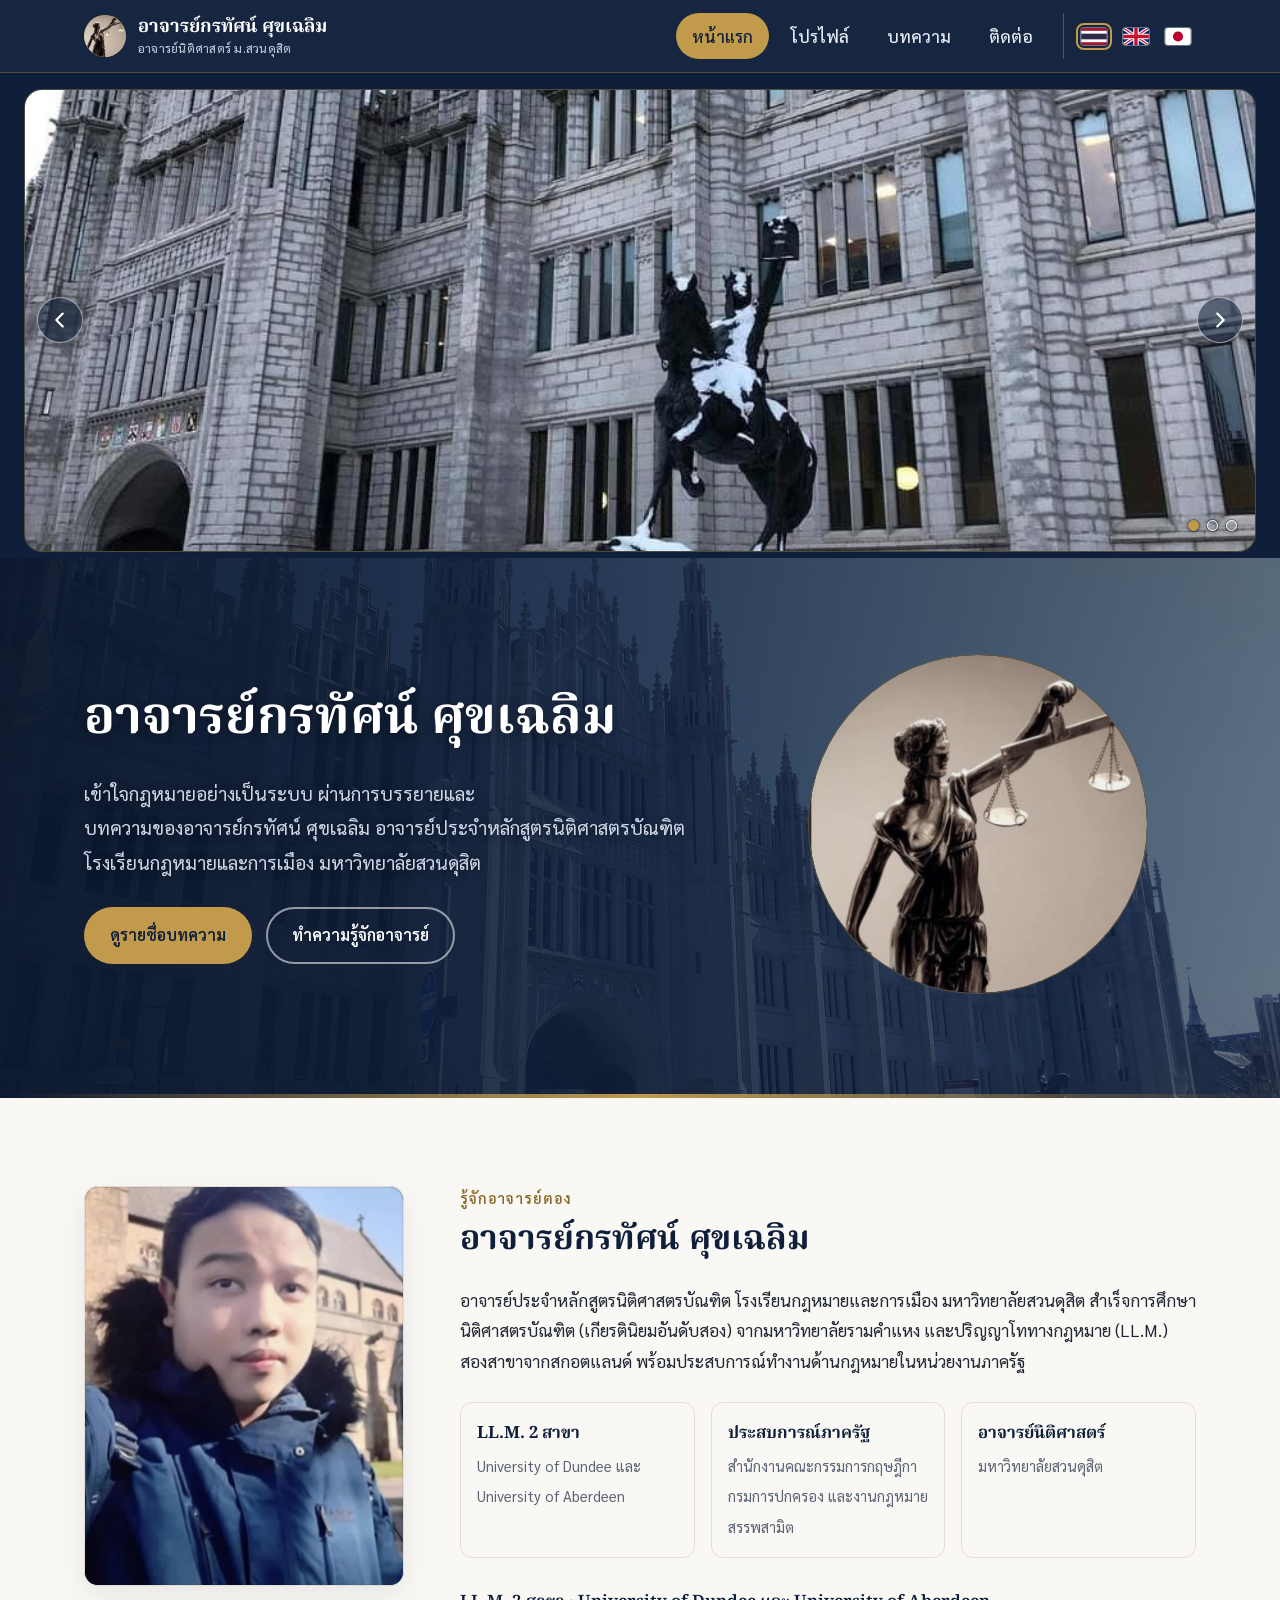
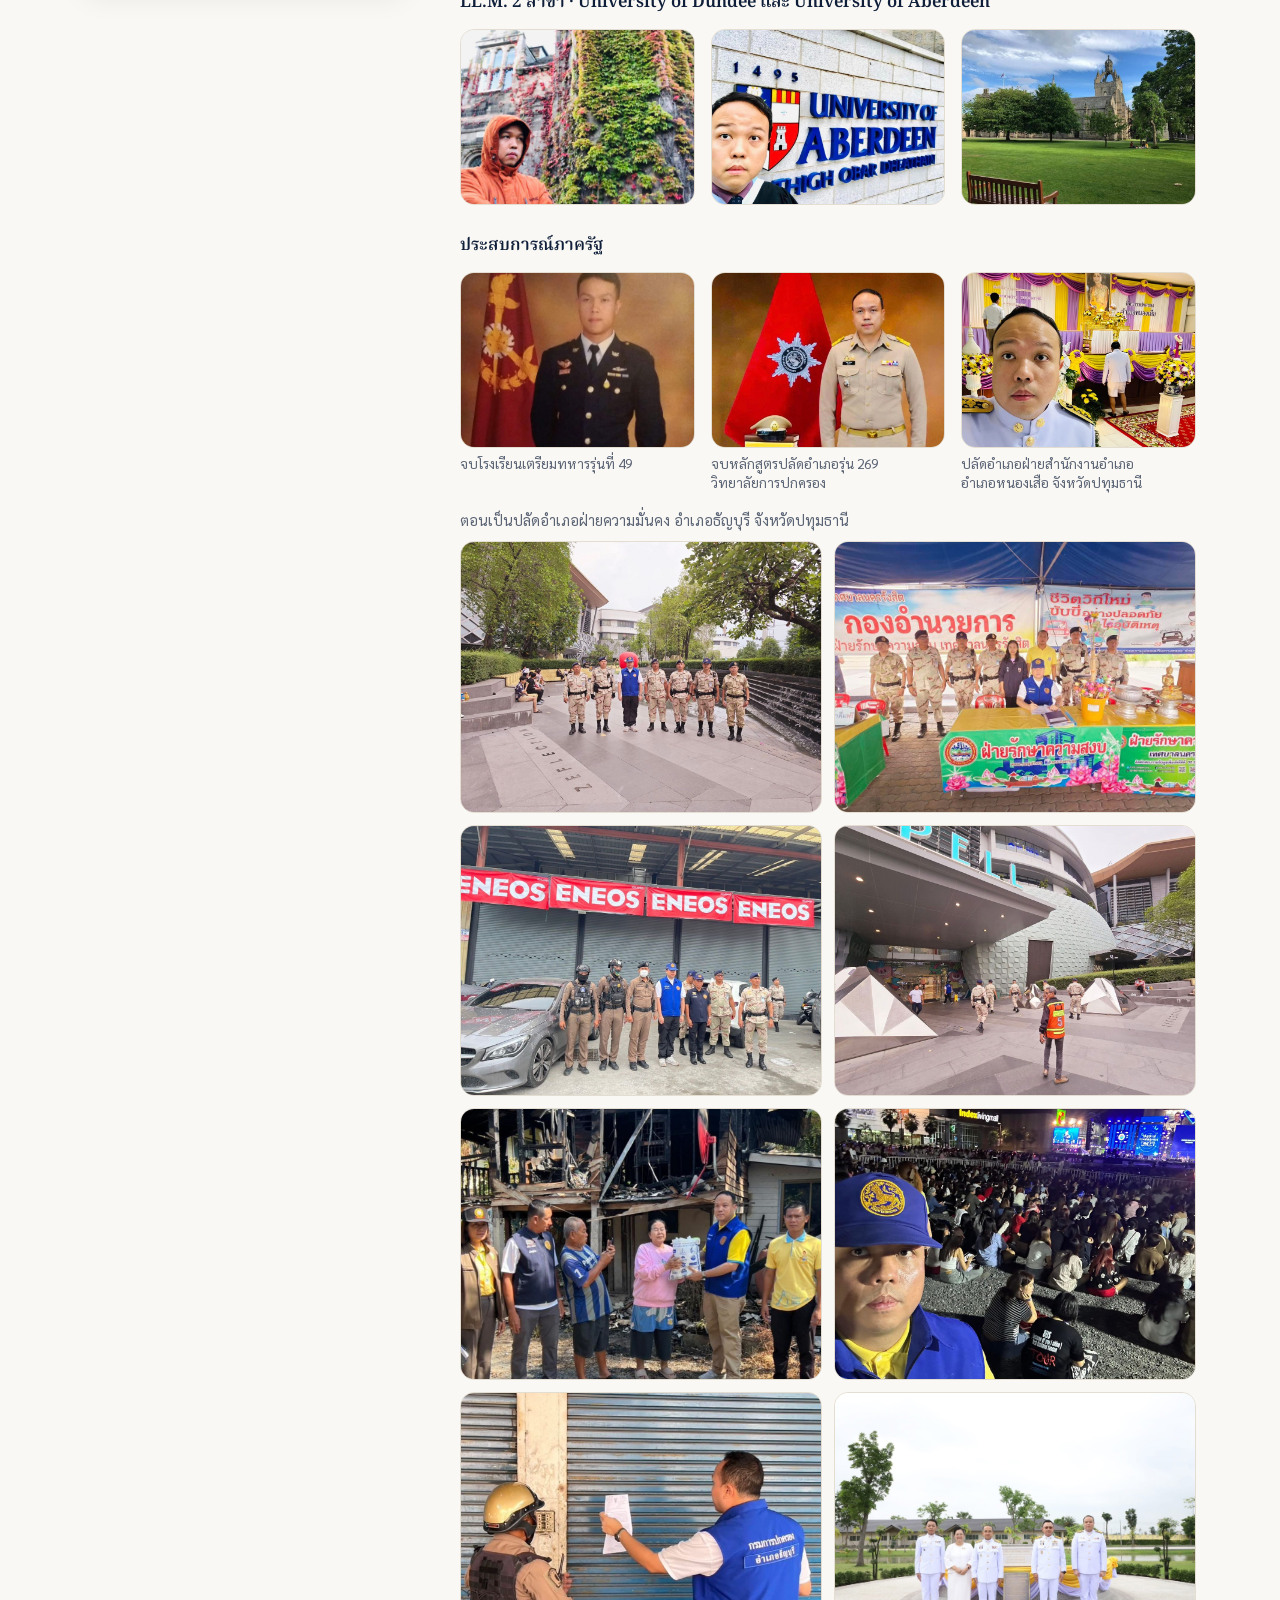
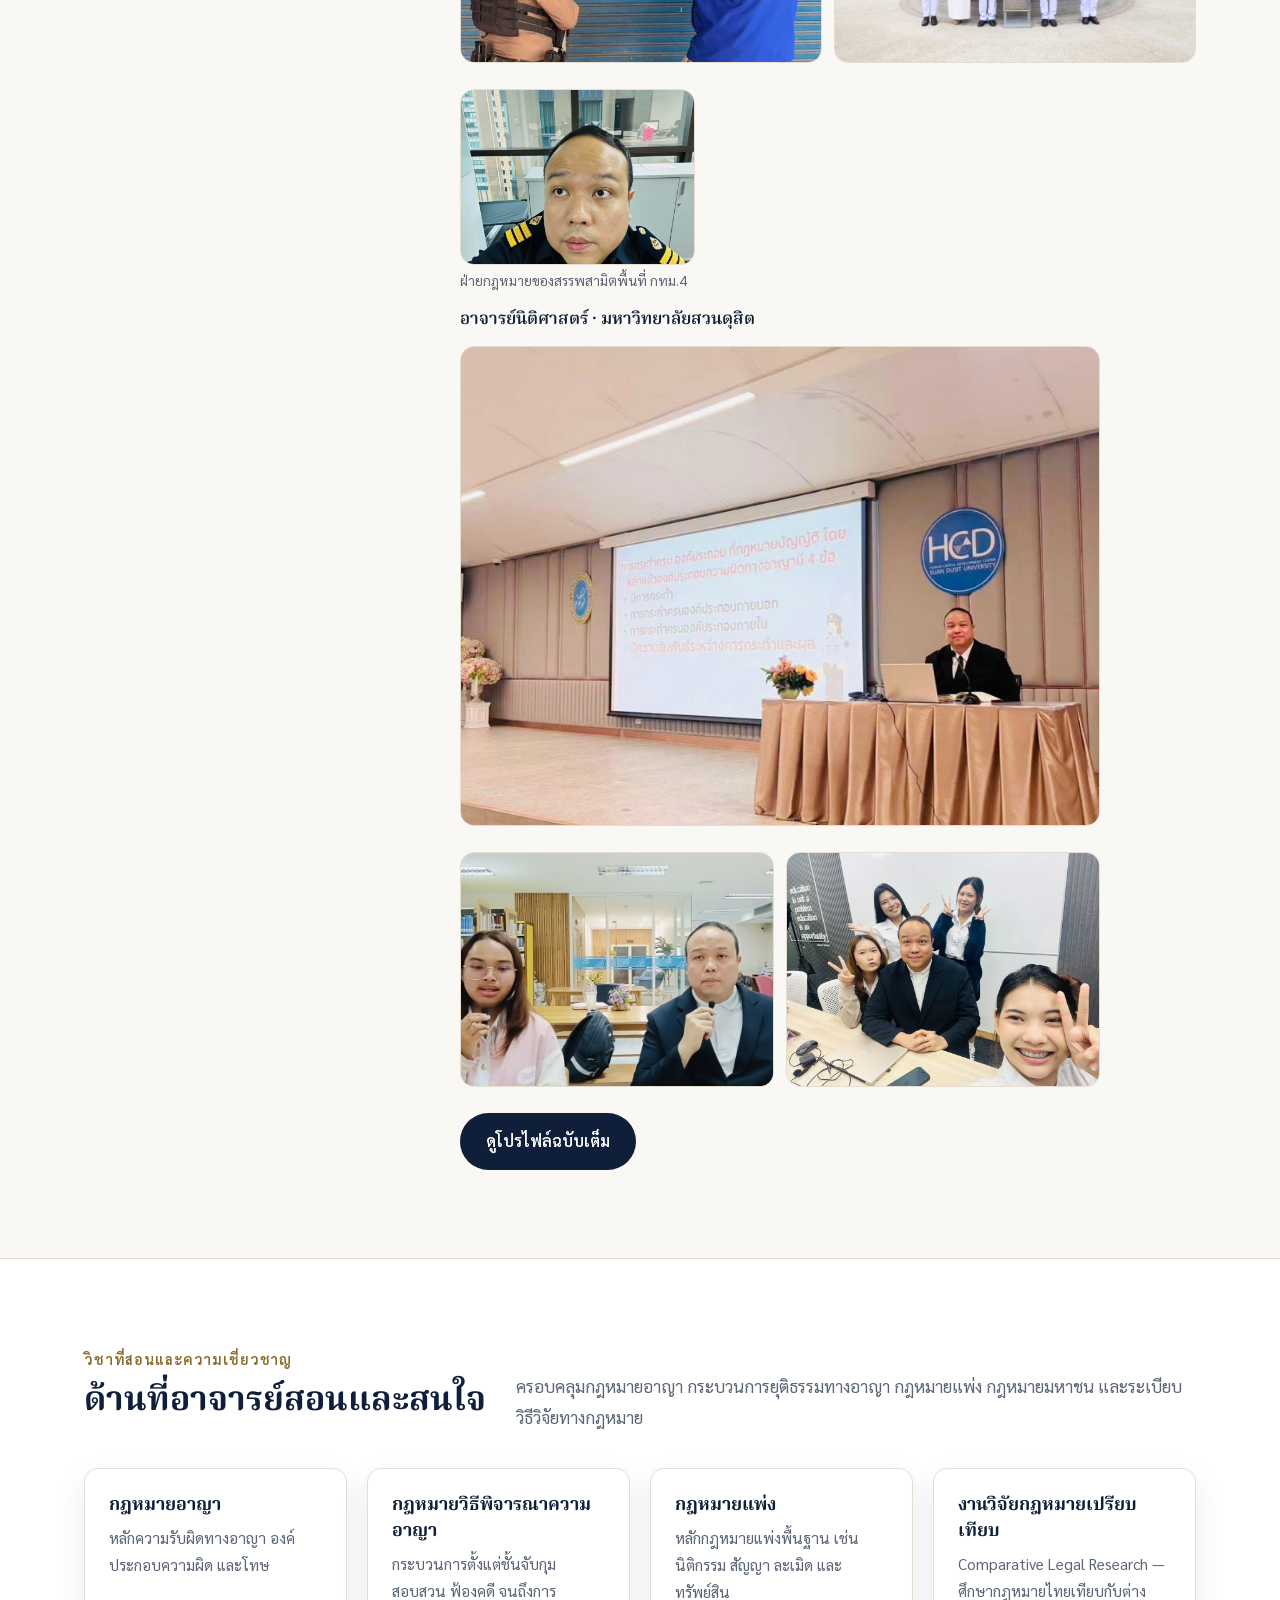
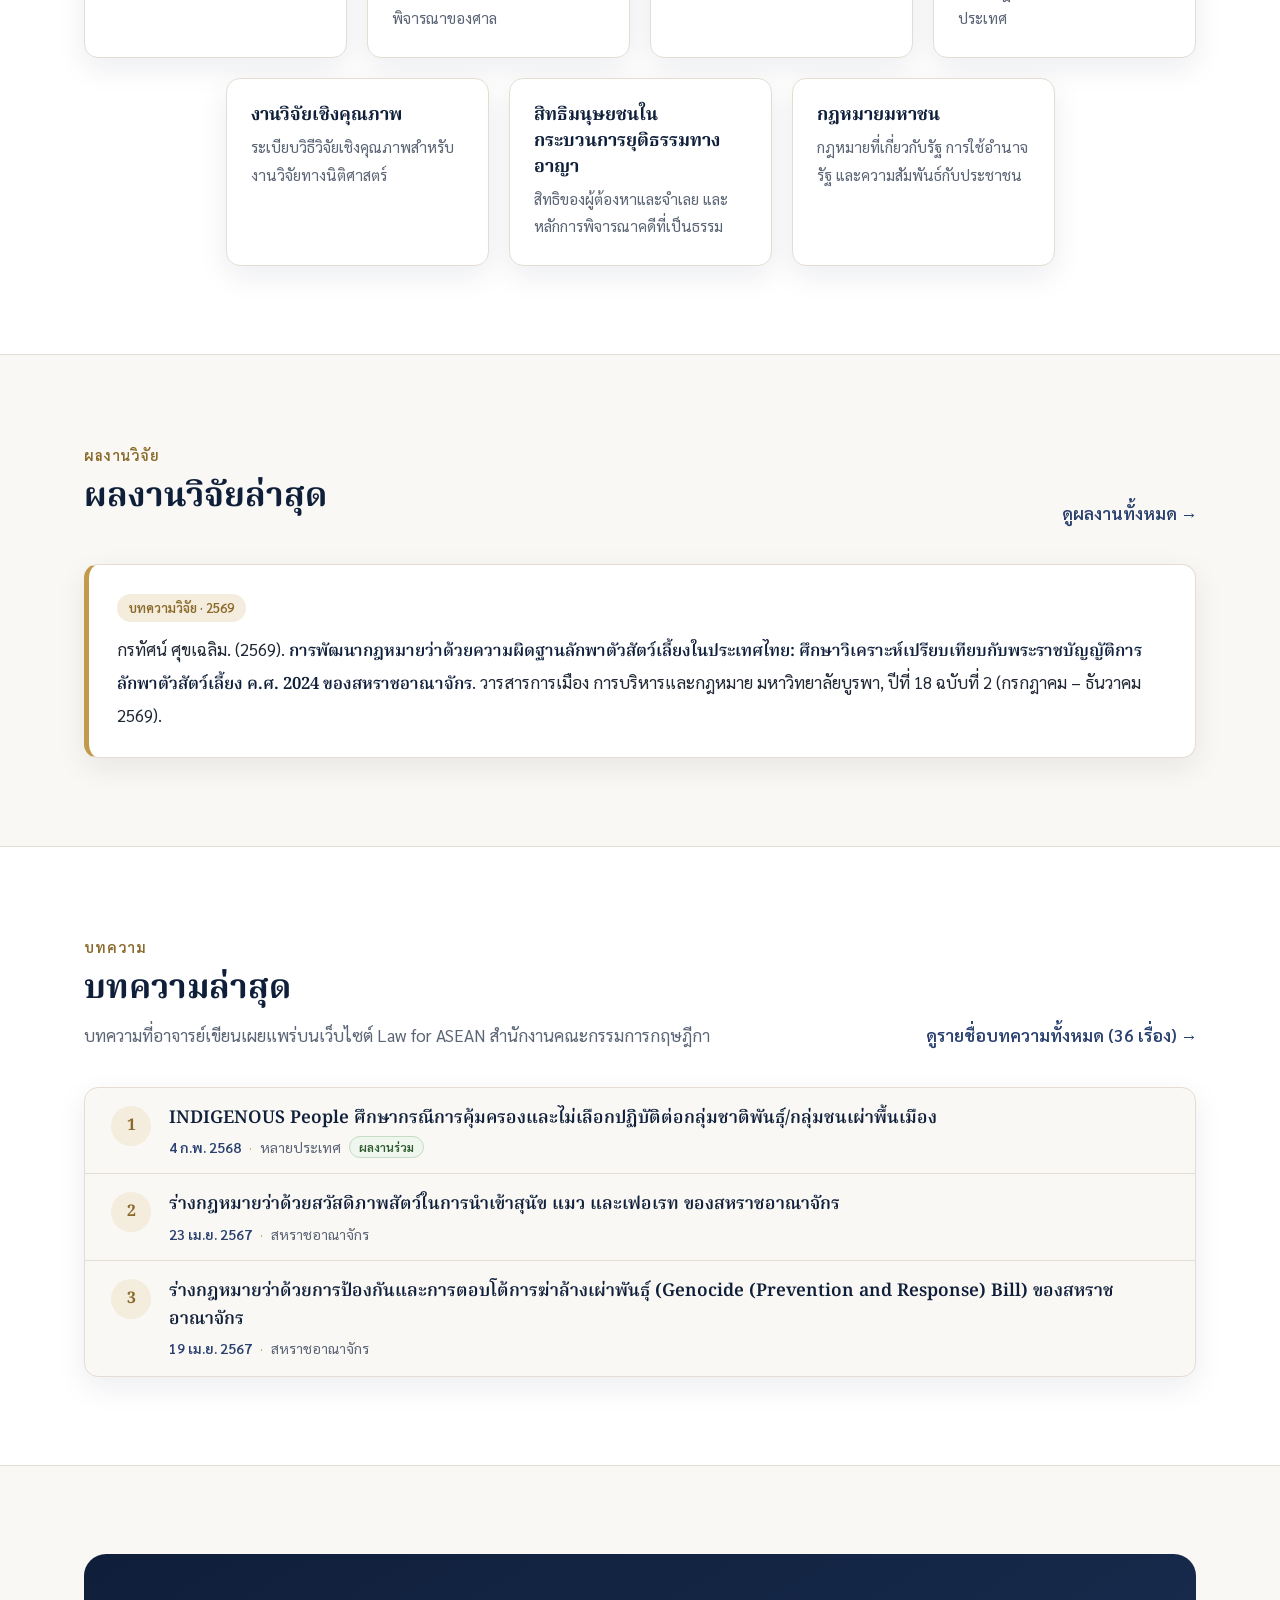
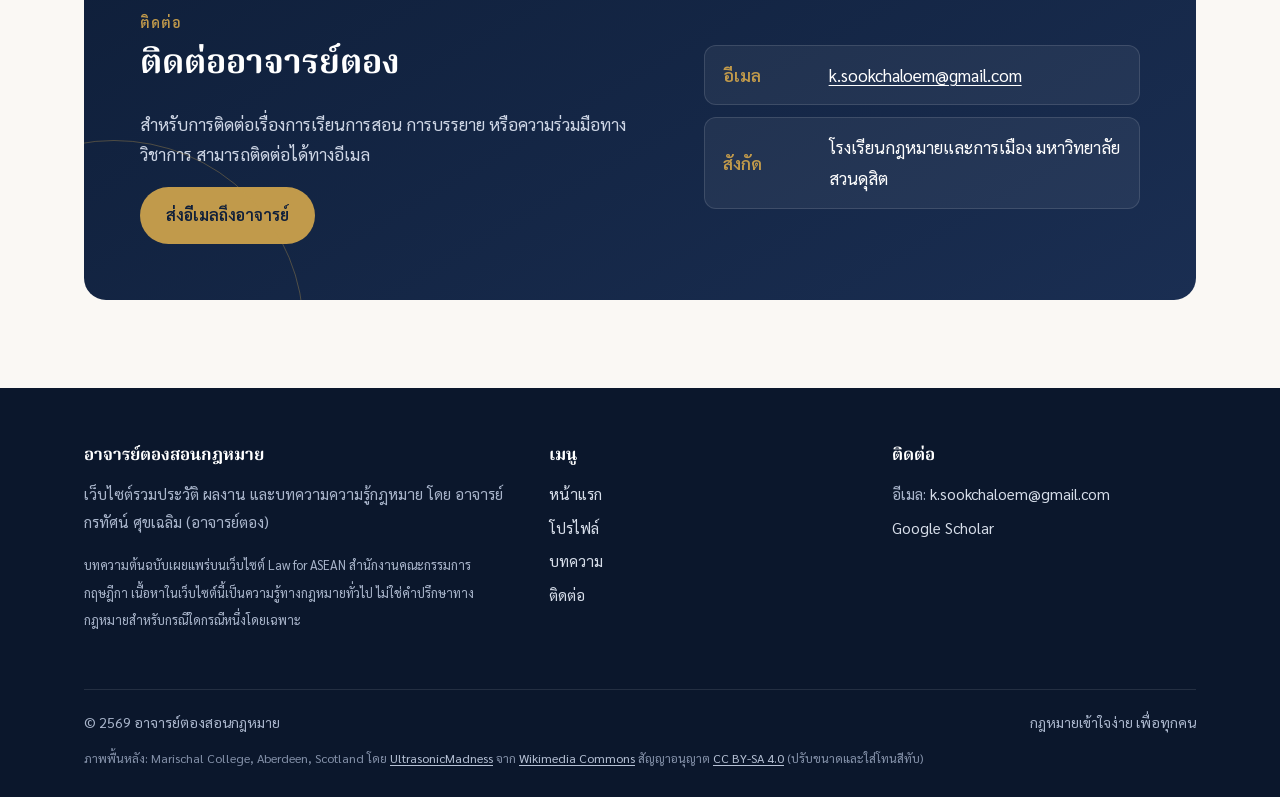
<file: index.html>
<!DOCTYPE html>
<html lang="th">
<head>
  <meta charset="utf-8">
  <meta name="viewport" content="width=device-width, initial-scale=1">
  <script>try{var l=(location.search.match(/[?&]lang=(en|ja)\b/)||[])[1]||localStorage.getItem("site-lang");if(l==="en"||l==="ja"){document.documentElement.lang=l;document.documentElement.className+=" i18n-wait"}}catch(e){}</script>
  <title>อาจารย์ตองสอนกฎหมาย | กรทัศน์ ศุขเฉลิม อาจารย์นิติศาสตร์ ม.สวนดุสิต</title>
  <meta name="description" content="อาจารย์ตองสอนกฎหมาย เว็บไซต์ของอาจารย์กรทัศน์ ศุขเฉลิม อาจารย์นิติศาสตร์ มหาวิทยาลัยสวนดุสิต รวมประวัติ ผลงานวิจัย และบทความกฎหมายอาญา แพ่ง และมหาชน">
  <meta name="robots" content="index,follow">
  <link rel="canonical" href="https://korntat.github.io/">
  <meta property="og:site_name" content="อาจารย์ตองสอนกฎหมาย">
  <meta property="og:locale" content="th_TH">
  <meta property="og:type" content="website">
  <meta property="og:title" content="อาจารย์ตองสอนกฎหมาย | กรทัศน์ ศุขเฉลิม อาจารย์นิติศาสตร์ ม.สวนดุสิต">
  <meta property="og:description" content="อาจารย์ตองสอนกฎหมาย เว็บไซต์ของอาจารย์กรทัศน์ ศุขเฉลิม อาจารย์นิติศาสตร์ มหาวิทยาลัยสวนดุสิต รวมประวัติ ผลงานวิจัย และบทความกฎหมายอาญา แพ่ง และมหาชน">
  <meta property="og:url" content="https://korntat.github.io/">
  <meta property="og:image" content="https://korntat.github.io/assets/ajarn-tong.jpg">
  <meta property="og:image:width" content="640">
  <meta property="og:image:height" content="800">
  <meta property="og:image:alt" content="อาจารย์กรทัศน์ ศุขเฉลิม (อาจารย์ตอง)">
  <meta name="twitter:card" content="summary_large_image">
  <meta name="twitter:title" content="อาจารย์ตองสอนกฎหมาย | กรทัศน์ ศุขเฉลิม อาจารย์นิติศาสตร์ ม.สวนดุสิต">
  <meta name="twitter:description" content="อาจารย์ตองสอนกฎหมาย เว็บไซต์ของอาจารย์กรทัศน์ ศุขเฉลิม อาจารย์นิติศาสตร์ มหาวิทยาลัยสวนดุสิต รวมประวัติ ผลงานวิจัย และบทความกฎหมายอาญา แพ่ง และมหาชน">
  <meta name="twitter:image" content="https://korntat.github.io/assets/ajarn-tong.jpg">
  <script type="application/ld+json">
{
  "@context": "https://schema.org",
  "@graph": [
    {
      "@type": "WebSite",
      "@id": "https://korntat.github.io/#website",
      "name": "อาจารย์ตองสอนกฎหมาย",
      "alternateName": "Ajarn Tong Law",
      "url": "https://korntat.github.io/",
      "inLanguage": "th",
      "author": {
        "@id": "https://korntat.github.io/#person"
      },
      "publisher": {
        "@id": "https://korntat.github.io/#person"
      }
    },
    {
      "@type": "Person",
      "@id": "https://korntat.github.io/#person",
      "name": "กรทัศน์ ศุขเฉลิม",
      "alternateName": [
        "อาจารย์ตอง",
        "Korntat Sookchaloem"
      ],
      "jobTitle": "อาจารย์ประจำหลักสูตรนิติศาสตรบัณฑิต (Law Lecturer)",
      "worksFor": {
        "@type": "CollegeOrUniversity",
        "name": "Suan Dusit University",
        "alternateName": "มหาวิทยาลัยสวนดุสิต",
        "department": {
          "@type": "Organization",
          "name": "โรงเรียนกฎหมายและการเมือง มหาวิทยาลัยสวนดุสิต (School of Law and Politics)"
        }
      },
      "alumniOf": [
        {
          "@type": "CollegeOrUniversity",
          "name": "University of Aberdeen"
        },
        {
          "@type": "CollegeOrUniversity",
          "name": "University of Dundee"
        },
        {
          "@type": "CollegeOrUniversity",
          "name": "มหาวิทยาลัยรามคำแหง (Ramkhamhaeng University)"
        }
      ],
      "knowsAbout": [
        "กฎหมายอาญา",
        "กฎหมายวิธีพิจารณาความอาญา",
        "กฎหมายแพ่ง",
        "กฎหมายมหาชน",
        "กฎหมายเปรียบเทียบ",
        "Criminal law",
        "Criminal procedure",
        "Civil law",
        "Public law",
        "Comparative law"
      ],
      "image": "https://korntat.github.io/assets/ajarn-tong.jpg",
      "email": "mailto:k.sookchaloem@gmail.com",
      "url": "https://korntat.github.io/",
      "sameAs": [
        "https://scholar.google.com/citations?user=x40JFwUAAAAJ"
      ]
    }
  ]
}
  </script>
  <meta name="theme-color" content="#0f1f3a">
  <link rel="preconnect" href="https://fonts.googleapis.com">
  <link rel="preconnect" href="https://fonts.gstatic.com" crossorigin>
  <link href="https://fonts.googleapis.com/css2?family=Noto+Serif+Thai:wght@500;600;700&family=Sarabun:wght@300;400;500;600;700&display=swap" rel="stylesheet">
  <link rel="stylesheet" href="css/style.css?v=10">
  <link rel="icon" href="assets/favicon-64.png" type="image/png" sizes="64x64">
  <link rel="apple-touch-icon" href="assets/favicon-192.png">
</head>
<body>
  <a class="skip-link" href="#main">ข้ามไปยังเนื้อหาหลัก</a>
  <header class="site-header">
    <div class="container header-inner">
      <a class="brand" href="index.html" aria-label="อาจารย์กรทัศน์ ศุขเฉลิม หน้าแรก">
        <span class="brand-mark"><img src="assets/themis-icon.jpg" alt="" width="42" height="42"></span>
        <span class="brand-name">อาจารย์กรทัศน์ ศุขเฉลิม<span class="brand-sub">อาจารย์นิติศาสตร์ ม.สวนดุสิต</span></span>
      </a>
      <button class="nav-toggle" type="button" aria-expanded="false" aria-controls="site-nav" aria-label="เปิดเมนู"><svg viewBox="0 0 24 24" fill="none" stroke="currentColor" stroke-width="2" stroke-linecap="round" aria-hidden="true"><path d="M4 7h16M4 12h16M4 17h16"/></svg></button>
      <nav class="site-nav" id="site-nav" aria-label="เมนูหลัก">
        <ul class="nav-list">
          <li><a href="index.html" aria-current="page">หน้าแรก</a></li>
          <li><a href="profile.html">โปรไฟล์</a></li>
          <li><a href="articles.html">บทความ</a></li>
          <li><a href="index.html#contact">ติดต่อ</a></li>
          <li class="lang-li"><div class="lang-switch" role="group" aria-label="ภาษา / Language" data-i18n-skip><button type="button" class="lang-btn" data-lang="th" lang="th" aria-pressed="true" title="ไทย"><svg viewBox="0 0 60 40" aria-hidden="true"><rect width="60" height="40" fill="#a51931"/><rect y="6.67" width="60" height="26.66" fill="#fff"/><rect y="13.33" width="60" height="13.34" fill="#2d2a4a"/></svg><span class="lang-name">ไทย</span></button><button type="button" class="lang-btn" data-lang="en" lang="en" aria-pressed="false" title="English"><svg viewBox="0 0 60 40" aria-hidden="true"><rect width="60" height="40" fill="#012169"/><path d="M0 0l60 40M60 0L0 40" stroke="#fff" stroke-width="8"/><path d="M0 0l60 40M60 0L0 40" stroke="#c8102e" stroke-width="3"/><path d="M30 0v40M0 20h60" stroke="#fff" stroke-width="13"/><path d="M30 0v40M0 20h60" stroke="#c8102e" stroke-width="8"/></svg><span class="lang-name">English</span></button><button type="button" class="lang-btn" data-lang="ja" lang="ja" aria-pressed="false" title="日本語"><svg viewBox="0 0 60 40" aria-hidden="true"><rect width="60" height="40" fill="#fff"/><circle cx="30" cy="20" r="12" fill="#bc002d"/></svg><span class="lang-name">日本語</span></button></div></li>
        </ul>
      </nav>
    </div>
  </header>
  <main id="main">
    <section class="slider-home" aria-label="ภาพสไลด์">
      <div class="container">
        <div class="slider" data-slider role="region" aria-roledescription="carousel" aria-label="ภาพสไลด์">
          <div class="slider-viewport" aria-live="off">
            <figure class="slide" role="group" aria-roledescription="slide" aria-label="1 / 3"><img src="assets/slider-1.jpg" alt="วิทยาลัยมาริชัลปกคลุมด้วยหิมะ พร้อมรูปปั้นนักรบขี่ม้าด้านหน้า" width="960" height="720"></figure>
            <figure class="slide" role="group" aria-roledescription="slide" aria-label="2 / 3"><img src="assets/slider-2.jpg" alt="ปราสาทเอดินบะระในสกอตแลนด์ มีชายสวมแจ็กเก็ตสีแดงยืนอยู่ด้านหน้า" width="1440" height="999" loading="lazy"></figure>
            <figure class="slide" role="group" aria-roledescription="slide" aria-label="3 / 3"><img src="assets/slider-3.jpg" alt="ต้นสนปกคลุมด้วยหิมะริมแม่น้ำในไฮแลนด์ของสกอตแลนด์" width="1600" height="1200" loading="lazy"></figure>
          </div>
          <button type="button" class="slider-btn slider-prev" aria-label="ภาพก่อนหน้า"><svg viewBox="0 0 24 24" fill="none" stroke="currentColor" stroke-width="2.4" stroke-linecap="round" stroke-linejoin="round" aria-hidden="true"><path d="m15 5-7 7 7 7"/></svg></button>
          <button type="button" class="slider-btn slider-next" aria-label="ภาพถัดไป"><svg viewBox="0 0 24 24" fill="none" stroke="currentColor" stroke-width="2.4" stroke-linecap="round" stroke-linejoin="round" aria-hidden="true"><path d="m9 5 7 7-7 7"/></svg></button>
          <div class="slider-dots"><button type="button" class="slider-dot" aria-label="ภาพที่ 1" aria-current="true"></button><button type="button" class="slider-dot" aria-label="ภาพที่ 2" aria-current="false"></button><button type="button" class="slider-dot" aria-label="ภาพที่ 3" aria-current="false"></button></div>
        </div>
      </div>
    </section>
    <section class="hero">
      <div class="container hero-inner">
        <div>
          <h1>อาจารย์กรทัศน์ <span class="accent">ศุขเฉลิม</span></h1>
          <p class="hero-lead"><span style="white-space:nowrap">เข้าใจกฎหมายอย่างเป็นระบบ</span> <span style="white-space:nowrap">ผ่านการบรรยายและ</span><span style="white-space:nowrap">บทความของอาจารย์กรทัศน์ ศุขเฉลิม</span> <span style="white-space:nowrap">อาจารย์ประจำหลักสูตรนิติศาสตรบัณฑิต</span> <span style="white-space:nowrap">โรงเรียนกฎหมายและการเมือง</span> <span style="white-space:nowrap">มหาวิทยาลัยสวนดุสิต</span></p>
          <div class="hero-actions">
            <a class="btn btn-gold" href="articles.html">ดูรายชื่อบทความ</a>
            <a class="btn btn-outline-light" href="profile.html">ทำความรู้จักอาจารย์</a>
          </div>
        </div>
        <div class="hero-art" aria-hidden="true"><img src="assets/themis-hero.jpg" alt="" width="340" height="340"></div>
      </div>
    </section>

    <section class="section" aria-labelledby="intro-title">
      <div class="container intro-grid">
        <picture class="profile-photo"><source srcset="assets/ajarn-tong.webp" type="image/webp"><img src="assets/ajarn-tong.jpg" alt="อาจารย์กรทัศน์ ศุขเฉลิม (อาจารย์ตอง)" width="640" height="800" loading="eager" decoding="async"></picture>
        <div>
          <span class="kicker">รู้จักอาจารย์ตอง</span>
          <h2 id="intro-title">อาจารย์กรทัศน์ ศุขเฉลิม</h2>
          <p>อาจารย์ประจำหลักสูตรนิติศาสตรบัณฑิต โรงเรียนกฎหมายและการเมือง มหาวิทยาลัยสวนดุสิต สำเร็จการศึกษานิติศาสตรบัณฑิต (เกียรตินิยมอันดับสอง) จากมหาวิทยาลัยรามคำแหง และปริญญาโททางกฎหมาย (LL.M.) สองสาขาจากสกอตแลนด์ พร้อมประสบการณ์ทำงานด้านกฎหมายในหน่วยงานภาครัฐ</p>
          <div class="highlights">
            <div class="highlight"><strong>LL.M. 2 สาขา</strong><span>University of Dundee และ University of Aberdeen</span></div>
            <div class="highlight"><strong>ประสบการณ์ภาครัฐ</strong><span>สำนักงานคณะกรรมการกฤษฎีกา กรมการปกครอง และงานกฎหมายสรรพสามิต</span></div>
            <div class="highlight"><strong>อาจารย์นิติศาสตร์</strong><span>มหาวิทยาลัยสวนดุสิต</span></div>
          </div>
          <p class="photo-label">LL.M. 2 สาขา · University of Dundee และ University of Aberdeen</p>
          <div class="llm-photos llm-trio">
            <figure><img src="assets/llm-ivy-selfie.jpg" alt="อาจารย์ตองสวมเสื้อฮู้ดสีส้ม หน้าอาคารเก่าที่มีไม้เลื้อยปกคลุม ระหว่างเรียน LL.M. ที่สกอตแลนด์" loading="lazy" style="object-position: left bottom"></figure>
            <figure><img src="assets/llm-aberdeen-graduation.jpg" alt="อาจารย์ตองในชุดครุยรับปริญญา หน้าป้าย University of Aberdeen" loading="lazy"></figure>
            <figure><img src="assets/llm-aberdeen-kings-college.jpg" alt="อาคารคิงส์คอลเลจ (King's College) มหาวิทยาลัยอเบอร์ดีน สกอตแลนด์" loading="lazy"></figure>
          </div>
          <p class="photo-label">ประสบการณ์ภาครัฐ</p>
          <div class="llm-photos gov-photos">
            <figure><img src="assets/gov-cadet-49.jpg" alt="อาจารย์ตองในเครื่องแบบนักเรียนเตรียมทหาร จบโรงเรียนเตรียมทหารรุ่นที่ 49" loading="lazy"><figcaption class="photo-caption"><span class="nw">จบโรงเรียนเตรียมทหาร</span><span class="nw">รุ่นที่ 49</span></figcaption></figure>
            <figure><img src="assets/gov-khaki-portrait.jpg" alt="อาจารย์ตองในเครื่องแบบข้าราชการสีกากี จบหลักสูตรปลัดอำเภอรุ่น 269 วิทยาลัยการปกครอง" loading="lazy"><figcaption class="photo-caption"><span class="nw">จบหลักสูตร</span><span class="nw">ปลัดอำเภอ</span><span class="nw">รุ่น 269</span> <span class="nw">วิทยาลัยการปกครอง</span></figcaption></figure>
            <figure><img src="assets/gov-white-nongsua.jpg" alt="อาจารย์ตองในเครื่องแบบปกติขาว ที่อำเภอหนองเสือ ปลัดอำเภอฝ่ายสำนักงานอำเภอ อำเภอหนองเสือ จังหวัดปทุมธานี" loading="lazy"><figcaption class="photo-caption"><span class="nw">ปลัดอำเภอ</span><span class="nw">ฝ่ายสำนักงานอำเภอ</span> <span class="nw">อำเภอหนองเสือ</span> <span class="nw">จังหวัดปทุมธานี</span></figcaption></figure>
          </div>
          <p class="photo-caption"><span class="nw">ตอนเป็น</span><span class="nw">ปลัดอำเภอ</span><span class="nw">ฝ่ายความมั่นคง</span> <span class="nw">อำเภอธัญบุรี</span> <span class="nw">จังหวัดปทุมธานี</span></p>
          <div class="llm-photos thanyaburi-photos">
            <figure><img src="assets/gov-thanyaburi-1.jpg" alt="ตอนเป็นปลัดอำเภอฝ่ายความมั่นคง อำเภอธัญบุรี จังหวัดปทุมธานี (รูปที่ 1)" loading="lazy"></figure>
            <figure><img src="assets/gov-thanyaburi-2.jpg" alt="ตอนเป็นปลัดอำเภอฝ่ายความมั่นคง อำเภอธัญบุรี จังหวัดปทุมธานี (รูปที่ 2)" loading="lazy"></figure>
            <figure><img src="assets/gov-thanyaburi-3.jpg" alt="ตอนเป็นปลัดอำเภอฝ่ายความมั่นคง อำเภอธัญบุรี จังหวัดปทุมธานี (รูปที่ 3)" loading="lazy"></figure>
            <figure><img src="assets/gov-thanyaburi-4.jpg" alt="ตอนเป็นปลัดอำเภอฝ่ายความมั่นคง อำเภอธัญบุรี จังหวัดปทุมธานี (รูปที่ 4)" loading="lazy"></figure>
            <figure><img src="assets/gov-thanyaburi-5.jpg" alt="ตอนเป็นปลัดอำเภอฝ่ายความมั่นคง อำเภอธัญบุรี จังหวัดปทุมธานี (รูปที่ 5)" loading="lazy"></figure>
            <figure><img src="assets/gov-thanyaburi-6.jpg" alt="ตอนเป็นปลัดอำเภอฝ่ายความมั่นคง อำเภอธัญบุรี จังหวัดปทุมธานี (รูปที่ 6)" loading="lazy"></figure>
            <figure><img src="assets/gov-thanyaburi-7.jpg" alt="ตอนเป็นปลัดอำเภอฝ่ายความมั่นคง อำเภอธัญบุรี จังหวัดปทุมธานี (รูปที่ 7)" loading="lazy"></figure>
            <figure><img src="assets/gov-thanyaburi-8.jpg" alt="ภาพหมู่ข้าราชการในเครื่องแบบปกติขาว ยืนข้างแผ่นป้ายอนุสรณ์ (รูปที่ 8)" loading="lazy"></figure>
          </div>
          <div class="llm-photos gov-photos gov-navy-row">
            <figure><img src="assets/gov-navy-office.jpg" alt="อาจารย์ตองในเครื่องแบบสีกรมท่าขณะปฏิบัติงานในสำนักงาน ฝ่ายกฎหมายของสรรพสามิตพื้นที่ กทม.4" loading="lazy"><figcaption class="photo-caption"><span class="nw">ฝ่ายกฎหมาย</span><span class="nw">ของ</span><span class="nw">สรรพสามิต</span><span class="nw">พื้นที่</span> <span class="nw">กทม.4</span></figcaption></figure>
          </div>
          <p class="photo-label">อาจารย์นิติศาสตร์ · มหาวิทยาลัยสวนดุสิต</p>
          <div class="llm-photos teach-photos">
            <figure><img src="assets/teaching-suandusit.jpg" alt="อาจารย์ตองบรรยายวิชากฎหมายที่มหาวิทยาลัยสวนดุสิต" loading="lazy"></figure>
          </div>
          <div class="llm-photos teach-more">
            <figure><img src="assets/teaching-suandusit-2.jpg" alt="อาจารย์ตองกับนักศึกษาในห้องสมุด ระหว่างกิจกรรมการเรียนการสอนที่มหาวิทยาลัยสวนดุสิต" loading="lazy" style="object-position: center 40%"></figure>
            <figure><img src="assets/teaching-suandusit-3.jpg" alt="อาจารย์ตองถ่ายภาพหมู่กับนักศึกษานิติศาสตร์ในห้องเรียน มหาวิทยาลัยสวนดุสิต" loading="lazy" style="object-position: center 30%"></figure>
          </div>
          <a class="btn btn-ink" href="profile.html">ดูโปรไฟล์ฉบับเต็ม</a>
        </div>
      </div>
    </section>

    <section class="section section-alt" aria-labelledby="topics-title">
      <div class="container">
        <div class="section-head">
          <div>
            <span class="kicker">วิชาที่สอนและความเชี่ยวชาญ</span>
            <h2 id="topics-title">ด้านที่อาจารย์สอนและสนใจ</h2>
          </div>
          <p>ครอบคลุมกฎหมายอาญา กระบวนการยุติธรรมทางอาญา กฎหมายแพ่ง กฎหมายมหาชน และระเบียบวิธีวิจัยทางกฎหมาย</p>
        </div>
        <div class="topics topics-7">
        <div class="topic"><h3>กฎหมายอาญา</h3><p>หลักความรับผิดทางอาญา องค์ประกอบความผิด และโทษ</p></div>
        <div class="topic"><h3>กฎหมายวิธีพิจารณาความอาญา</h3><p>กระบวนการตั้งแต่ชั้นจับกุม สอบสวน ฟ้องคดี จนถึงการพิจารณาของศาล</p></div>
        <div class="topic"><h3>กฎหมายแพ่ง</h3><p>หลักกฎหมายแพ่งพื้นฐาน เช่น นิติกรรม สัญญา ละเมิด และทรัพย์สิน</p></div>
        <div class="topic"><h3>งานวิจัยกฎหมายเปรียบเทียบ</h3><p>Comparative Legal Research — ศึกษากฎหมายไทยเทียบกับต่างประเทศ</p></div>
        <div class="topic"><h3>งานวิจัยเชิงคุณภาพ</h3><p>ระเบียบวิธีวิจัยเชิงคุณภาพสำหรับงานวิจัยทางนิติศาสตร์</p></div>
        <div class="topic"><h3>สิทธิมนุษยชนในกระบวนการยุติธรรมทางอาญา</h3><p>สิทธิของผู้ต้องหาและจำเลย และหลักการพิจารณาคดีที่เป็นธรรม</p></div>
        <div class="topic"><h3>กฎหมายมหาชน</h3><p>กฎหมายที่เกี่ยวกับรัฐ การใช้อำนาจรัฐ และความสัมพันธ์กับประชาชน</p></div>
        </div>
      </div>
    </section>

    <section class="section" aria-labelledby="research-title">
      <div class="container">
        <div class="section-head">
          <div>
            <span class="kicker">ผลงานวิจัย</span>
            <h2 id="research-title">ผลงานวิจัยล่าสุด</h2>
          </div>
          <a class="read-more" href="profile.html#research">ดูผลงานทั้งหมด</a>
        </div>
        <div class="research-card">
          <span class="badge badge-cat">บทความวิจัย · 2569</span>
          <p class="research-cite">กรทัศน์ ศุขเฉลิม. (2569). <cite>การพัฒนากฎหมายว่าด้วยความผิดฐานลักพาตัวสัตว์เลี้ยงในประเทศไทย: ศึกษาวิเคราะห์เปรียบเทียบกับพระราชบัญญัติการลักพาตัวสัตว์เลี้ยง ค.ศ. 2024 ของสหราชอาณาจักร</cite>. วารสารการเมือง การบริหารและกฎหมาย มหาวิทยาลัยบูรพา, ปีที่ 18 ฉบับที่ 2 (กรกฎาคม – ธันวาคม 2569).</p>
        </div>
      </div>
    </section>

    <section class="section section-alt" aria-labelledby="latest-title">
      <div class="container">
        <div class="section-head">
          <div>
            <span class="kicker">บทความ</span>
            <h2 id="latest-title">บทความล่าสุด</h2>
            <p>บทความที่อาจารย์เขียนเผยแพร่บนเว็บไซต์ Law for ASEAN สำนักงานคณะกรรมการกฤษฎีกา</p>
          </div>
          <a class="read-more" href="articles.html">ดูรายชื่อบทความทั้งหมด (36 เรื่อง)</a>
        </div>
        <ol class="title-list">
          <li class="title-item" id="lfa-1250" data-category="rights">
            <h3 class="title-item-name">INDIGENOUS People ศึกษากรณีการคุ้มครองและไม่เลือกปฏิบัติต่อกลุ่มชาติพันธุ์/กลุ่มชนเผ่าพื้นเมือง</h3>
            <p class="title-item-meta"><time datetime="2025-02-04">4 ก.พ. 2568</time><span class="sep" aria-hidden="true">·</span><span>หลายประเทศ</span><span class="badge badge-co">ผลงานร่วม</span></p>
          </li>
          <li class="title-item" id="lfa-1119" data-category="animal">
            <h3 class="title-item-name">ร่างกฎหมายว่าด้วยสวัสดิภาพสัตว์ในการนำเข้าสุนัข แมว และเฟอเรท ของสหราชอาณาจักร</h3>
            <p class="title-item-meta"><time datetime="2024-04-23">23 เม.ย. 2567</time><span class="sep" aria-hidden="true">·</span><span>สหราชอาณาจักร</span></p>
          </li>
          <li class="title-item" id="lfa-1112" data-category="rights">
            <h3 class="title-item-name">ร่างกฎหมายว่าด้วยการป้องกันและการตอบโต้การฆ่าล้างเผ่าพันธุ์ (Genocide (Prevention and Response) Bill) ของสหราชอาณาจักร</h3>
            <p class="title-item-meta"><time datetime="2024-04-19">19 เม.ย. 2567</time><span class="sep" aria-hidden="true">·</span><span>สหราชอาณาจักร</span></p>
          </li>
        </ol>
      </div>
    </section>

    <section class="section" id="contact" aria-labelledby="contact-title">
      <div class="container">
        <div class="cta">
          <div>
            <span class="kicker" style="color:var(--gold)">ติดต่อ</span>
            <h2 id="contact-title">ติดต่ออาจารย์ตอง</h2>
            <p>สำหรับการติดต่อเรื่องการเรียนการสอน การบรรยาย หรือความร่วมมือทางวิชาการ สามารถติดต่อได้ทางอีเมล</p>
            <a class="btn btn-gold" href="mailto:k.sookchaloem@gmail.com">ส่งอีเมลถึงอาจารย์</a>
          </div>
          <ul class="contact-list">
            <li><span class="label">อีเมล</span><a class="value" href="mailto:k.sookchaloem@gmail.com">k.sookchaloem@gmail.com</a></li>
            <li><span class="label">สังกัด</span><span class="value">โรงเรียนกฎหมายและการเมือง มหาวิทยาลัยสวนดุสิต</span></li>
          </ul>
        </div>
      </div>
    </section>
  </main>
  <footer class="site-footer">
    <div class="container">
      <div class="footer-grid">
        <div>
          <h3>อาจารย์ตองสอนกฎหมาย</h3>
          <p>เว็บไซต์รวมประวัติ ผลงาน และบทความความรู้กฎหมาย โดย อาจารย์กรทัศน์ ศุขเฉลิม (อาจารย์ตอง)</p>
          <p><small>บทความต้นฉบับเผยแพร่บนเว็บไซต์ Law for ASEAN สำนักงานคณะกรรมการกฤษฎีกา เนื้อหาในเว็บไซต์นี้เป็นความรู้ทางกฎหมายทั่วไป ไม่ใช่คำปรึกษาทางกฎหมายสำหรับกรณีใดกรณีหนึ่งโดยเฉพาะ</small></p>
        </div>
        <div>
          <h3>เมนู</h3>
          <ul>
            <li><a href="index.html">หน้าแรก</a></li>
            <li><a href="profile.html">โปรไฟล์</a></li>
            <li><a href="articles.html">บทความ</a></li>
            <li><a href="index.html#contact">ติดต่อ</a></li>
          </ul>
        </div>
        <div>
          <h3>ติดต่อ</h3>
          <ul>
            <li>อีเมล: <a href="mailto:k.sookchaloem@gmail.com">k.sookchaloem@gmail.com</a></li>
            <li><a href="https://scholar.google.com/citations?user=x40JFwUAAAAJ" rel="me noopener">Google Scholar</a></li>
          </ul>
        </div>
      </div>
      <div class="footer-bottom">
        <span>© <span id="year">2569</span> อาจารย์ตองสอนกฎหมาย</span>
        <span>กฎหมายเข้าใจง่าย เพื่อทุกคน</span>
      </div>
      <p class="photo-credit">ภาพพื้นหลัง: Marischal College, Aberdeen, Scotland โดย <a href="https://commons.wikimedia.org/wiki/User:UltrasonicMadness" rel="noopener">UltrasonicMadness</a> จาก <a href="https://commons.wikimedia.org/wiki/File:Marischal_College_-_April_2023.jpg" rel="noopener">Wikimedia Commons</a> สัญญาอนุญาต <a href="https://creativecommons.org/licenses/by-sa/4.0/" rel="license noopener">CC BY-SA 4.0</a> (ปรับขนาดและใส่โทนสีทับ)</p>
    </div>
  </footer>
  <script src="js/i18n.js?v=6"></script>
  <script src="js/main.js?v=2"></script>
  <script src="js/slider.js?v=5"></script>
</body>
</html>
</file>
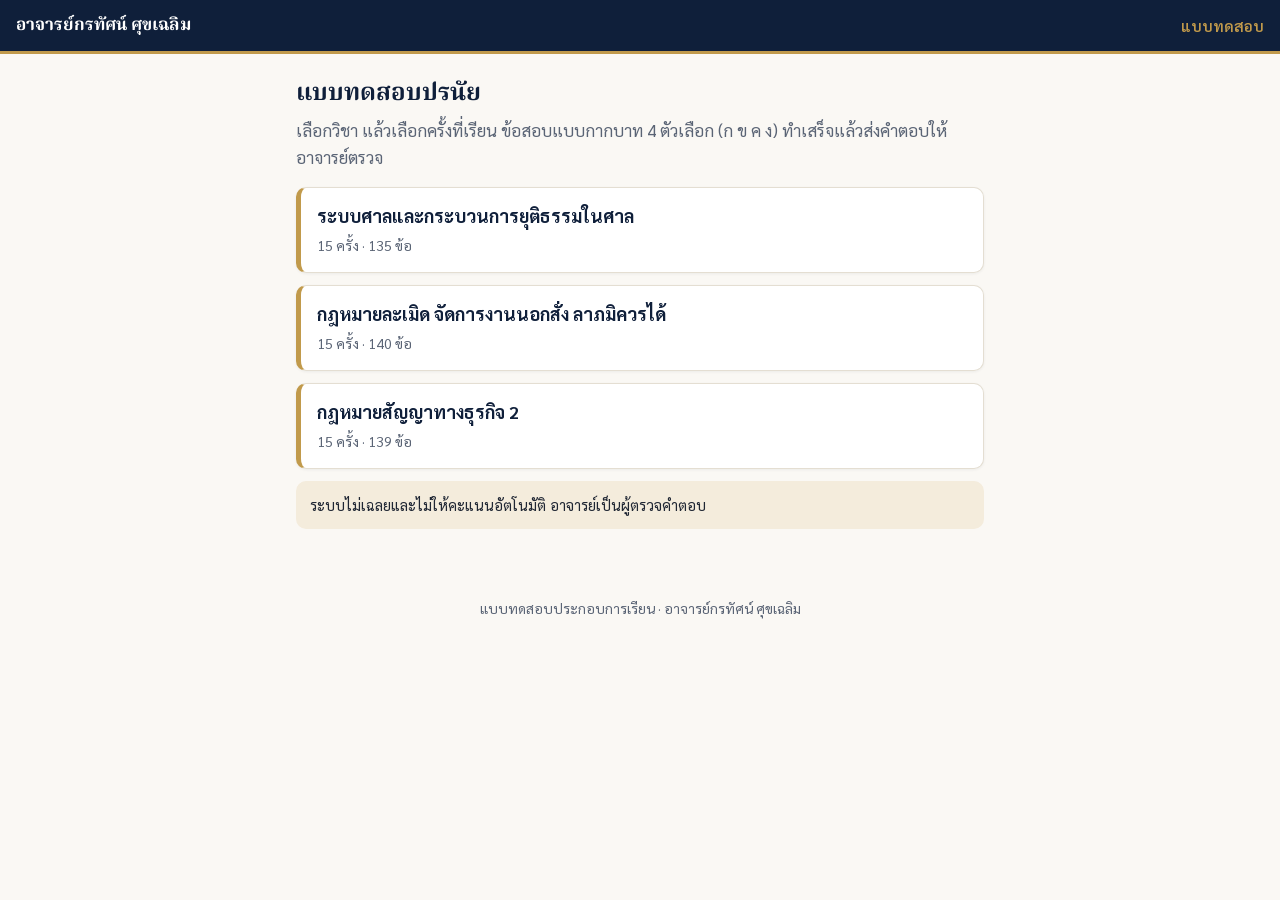
<file: quiz/index.html>
<!doctype html>
<html lang="th">
<head>
<meta charset="utf-8">
<meta name="viewport" content="width=device-width, initial-scale=1, viewport-fit=cover">
<title>แบบทดสอบกฎหมาย | อาจารย์ตองสอนกฎหมาย</title>
<meta name="description" content="แบบทดสอบปรนัย 4 ตัวเลือก วิชาระบบศาลและกระบวนการยุติธรรมในศาล กฎหมายละเมิด จัดการงานนอกสั่ง ลาภมิควรได้ และกฎหมายสัญญาทางธุรกิจ 2 โดยอาจารย์กรทัศน์ ศุขเฉลิม">
<meta name="robots" content="noindex">
<meta name="theme-color" content="#0f1f3a">
<link rel="manifest" href="manifest.json">
<link rel="icon" href="icon-192.png">
<link rel="apple-touch-icon" href="icon-192.png">
<link rel="preconnect" href="https://fonts.googleapis.com">
<link rel="preconnect" href="https://fonts.gstatic.com" crossorigin>
<link href="https://fonts.googleapis.com/css2?family=Noto+Serif+Thai:wght@600;700&family=Sarabun:wght@400;500;600;700&display=swap" rel="stylesheet">
<link rel="stylesheet" href="app.css?v=9">
</head>
<body>
<header class="bar">
  <a class="home" href="../">อาจารย์กรทัศน์ ศุขเฉลิม</a>
  <a class="tag" id="tohome" href="./">แบบทดสอบ</a>
</header>
<main id="app" aria-live="polite"><p class="loading">กำลังโหลด…</p></main>
<footer class="foot">แบบทดสอบประกอบการเรียน · อาจารย์กรทัศน์ ศุขเฉลิม</footer>
<script src="config.js?v=9"></script>
<script src="app.js?v=9"></script>
</body>
</html>
</file>
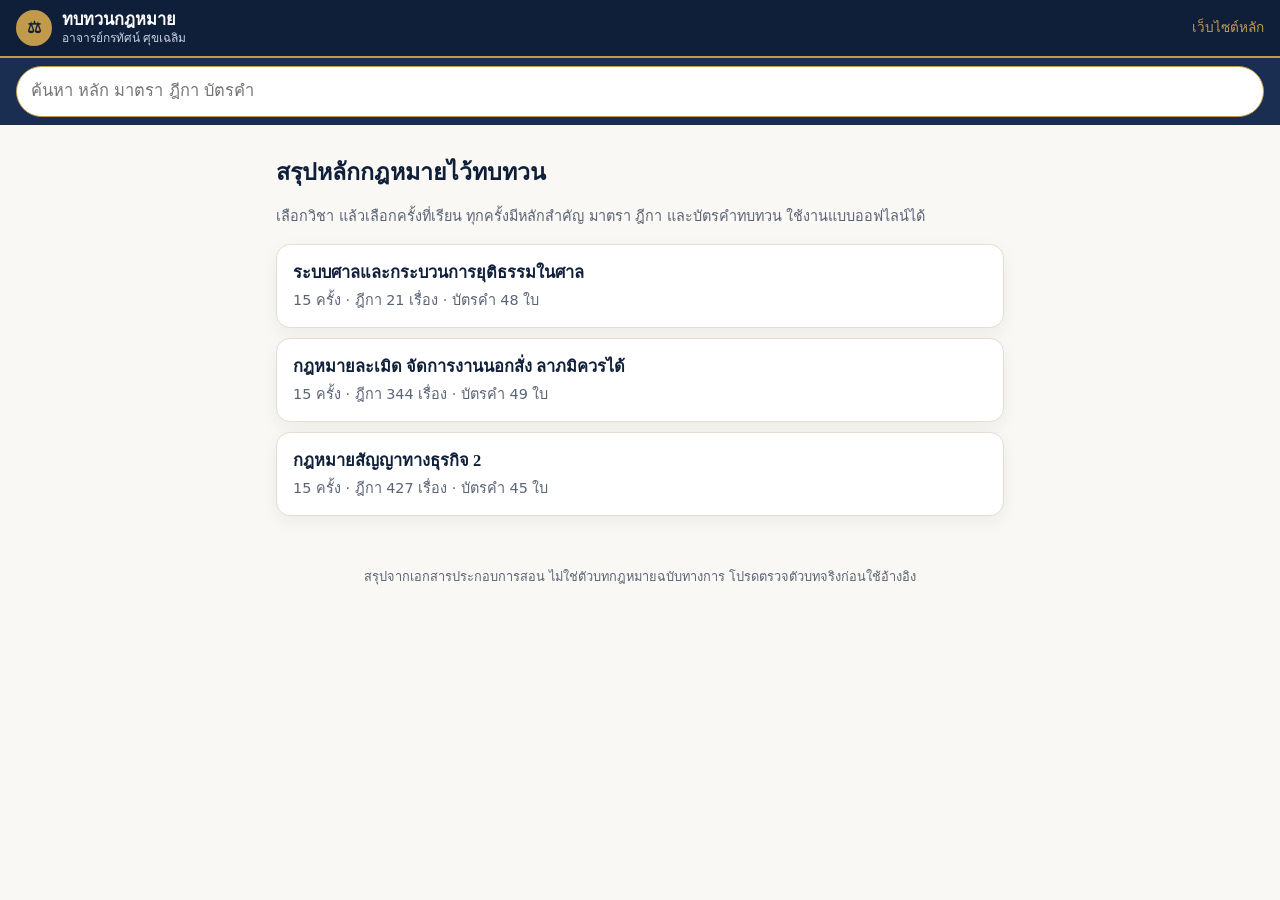
<file: review/index.html>
<!doctype html><html lang="th"><head><meta charset="utf-8"><meta name="viewport" content="width=device-width,initial-scale=1,viewport-fit=cover">
<title>ทบทวนกฎหมาย | อาจารย์ตองสอนกฎหมาย</title><meta name="description" content="สรุปหลักกฎหมายไว้ทบทวน: ระบบศาลและกระบวนการยุติธรรมในศาล ละเมิด จัดการงานนอกสั่ง ลาภมิควรได้ สัญญาทางธุรกิจ 2">
<meta name="theme-color" content="#0f1f3a"><link rel="manifest" href="manifest.json"><link rel="icon" href="icon-192.png"><link rel="apple-touch-icon" href="icon-192.png">
<link rel="stylesheet" href="app.css?v=4"></head><body>
<header class="top"><a href="#/" class="brand"><span class="mk">⚖</span><span>ทบทวนกฎหมาย<small>อาจารย์กรทัศน์ ศุขเฉลิม</small></span></a><a class="site" href="../">เว็บไซต์หลัก</a></header>
<div class="sbar"><input id="q" type="search" placeholder="ค้นหา หลัก มาตรา ฎีกา บัตรคำ" aria-label="ค้นหา"></div>
<main id="app"><p class="muted">กำลังโหลด…</p></main>
<footer class="ft">สรุปจากเอกสารประกอบการสอน ไม่ใช่ตัวบทกฎหมายฉบับทางการ โปรดตรวจตัวบทจริงก่อนใช้อ้างอิง</footer>
<script src="app.js?v=4"></script></body></html>
</file>
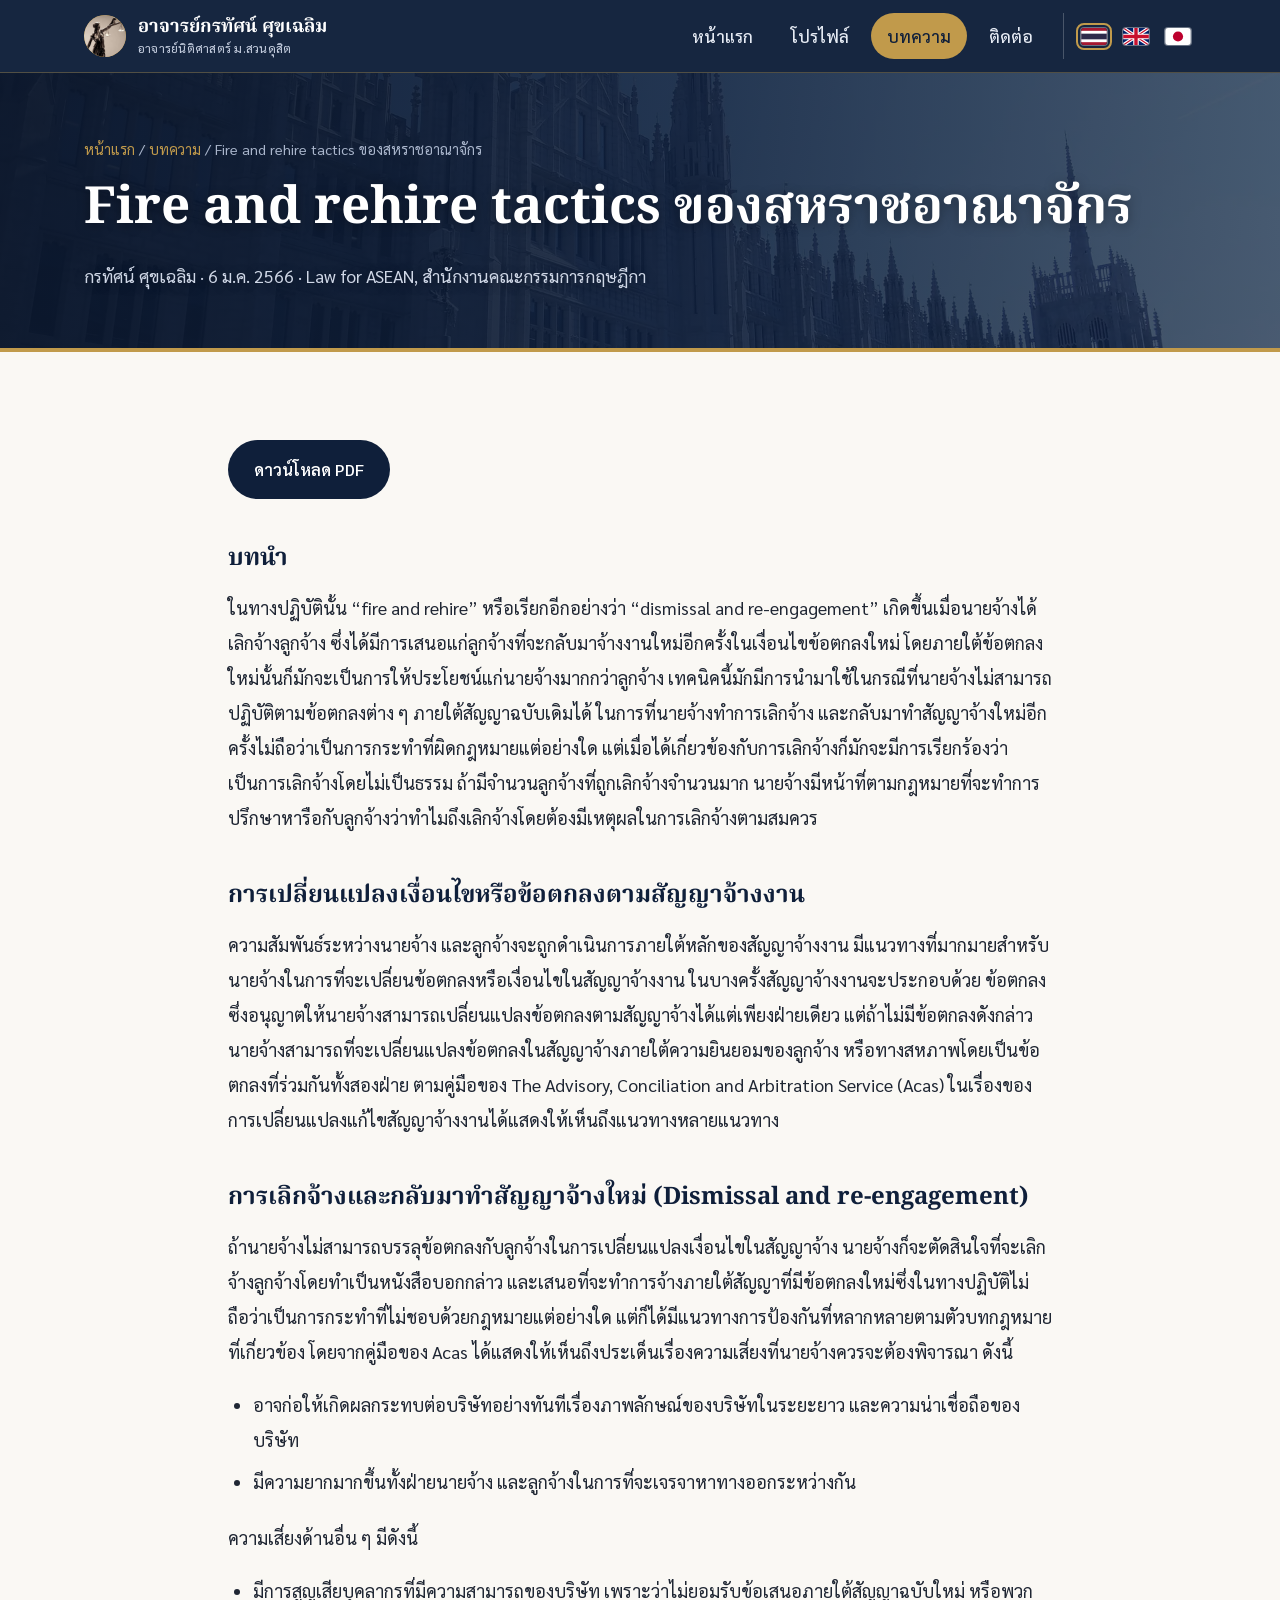
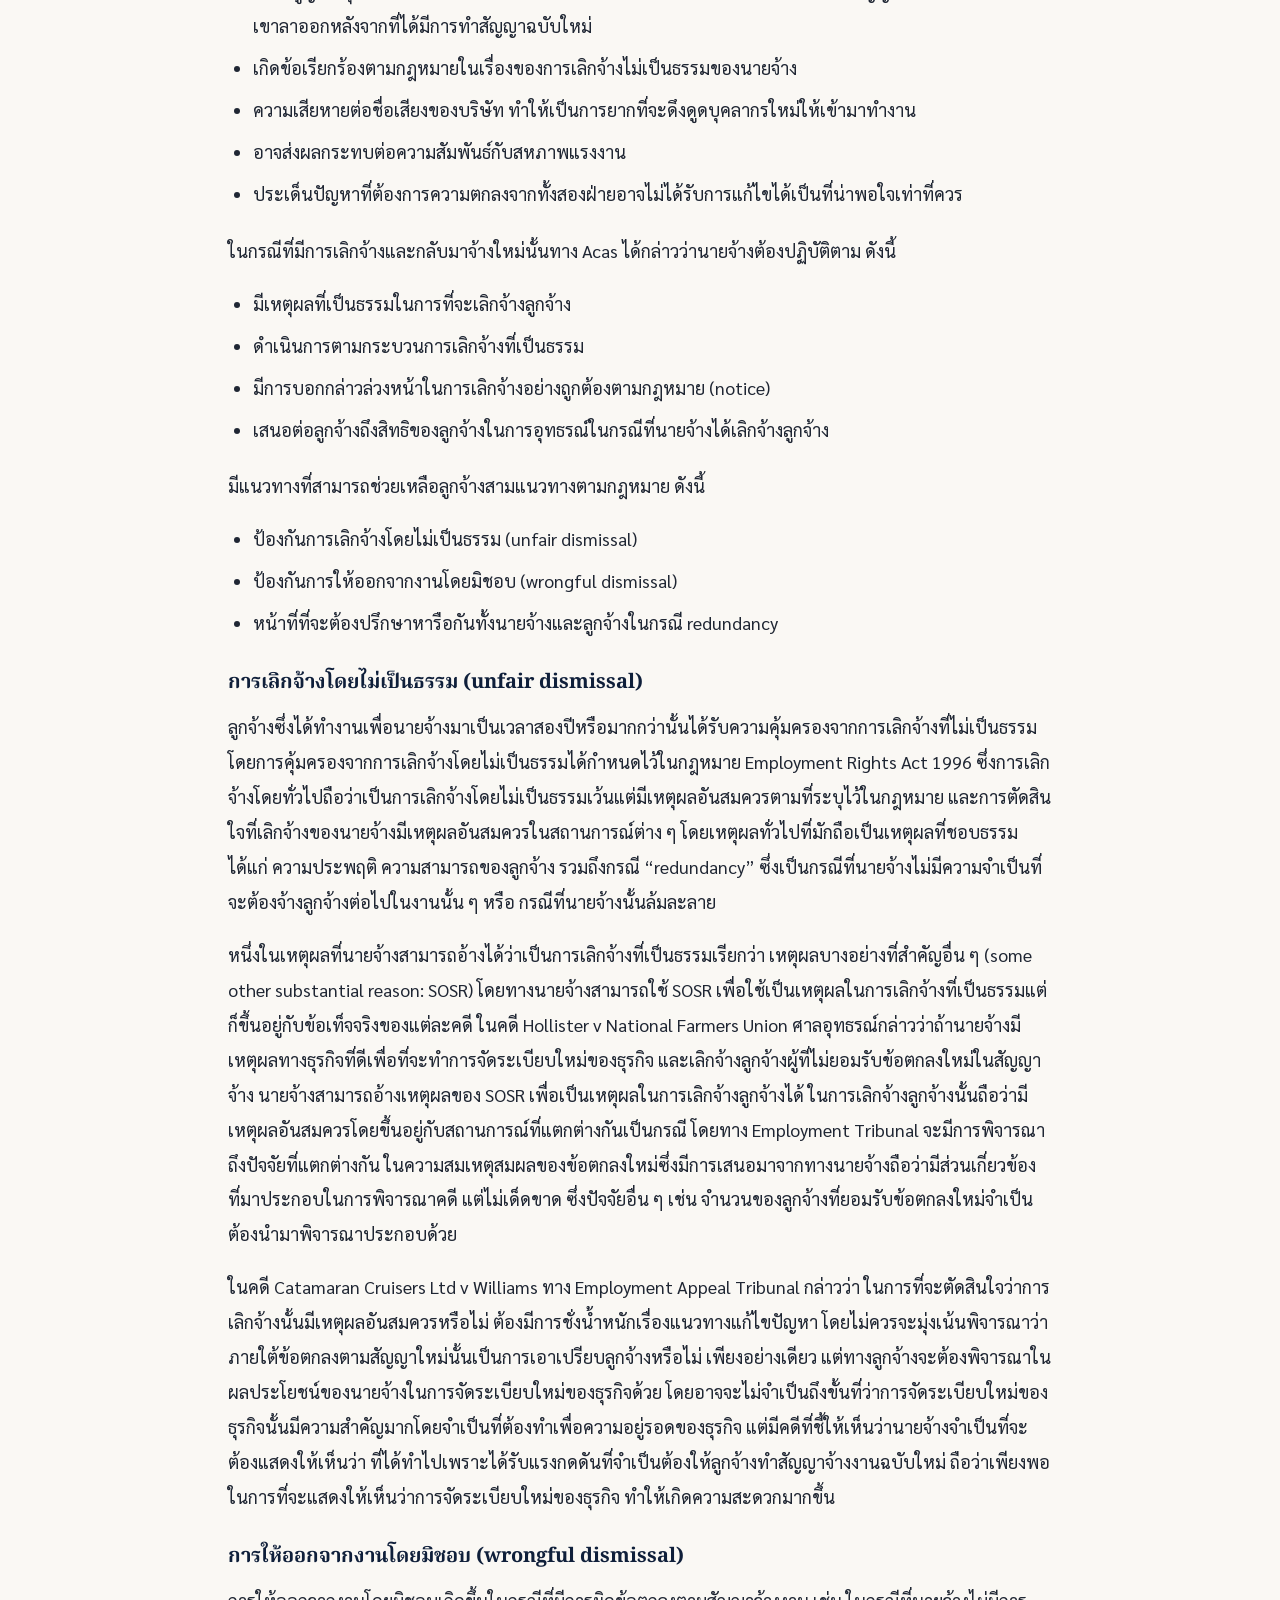
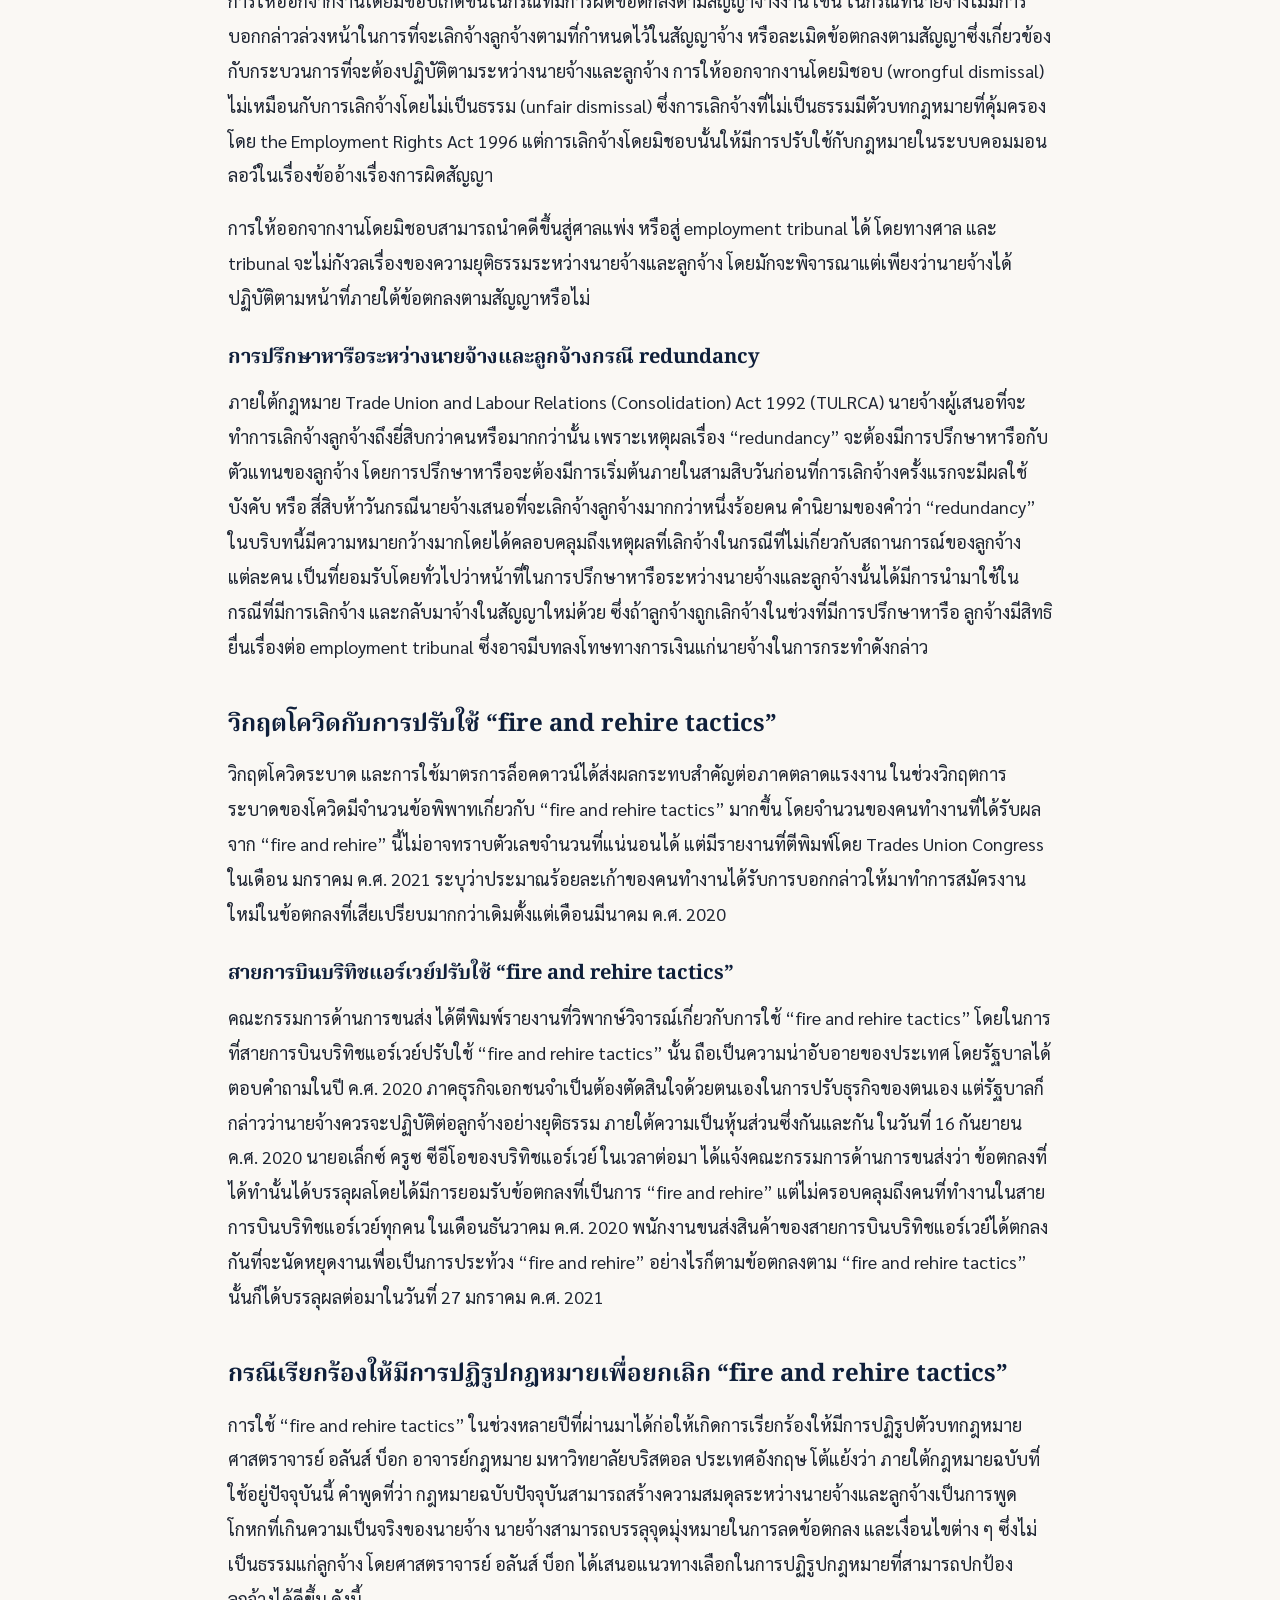
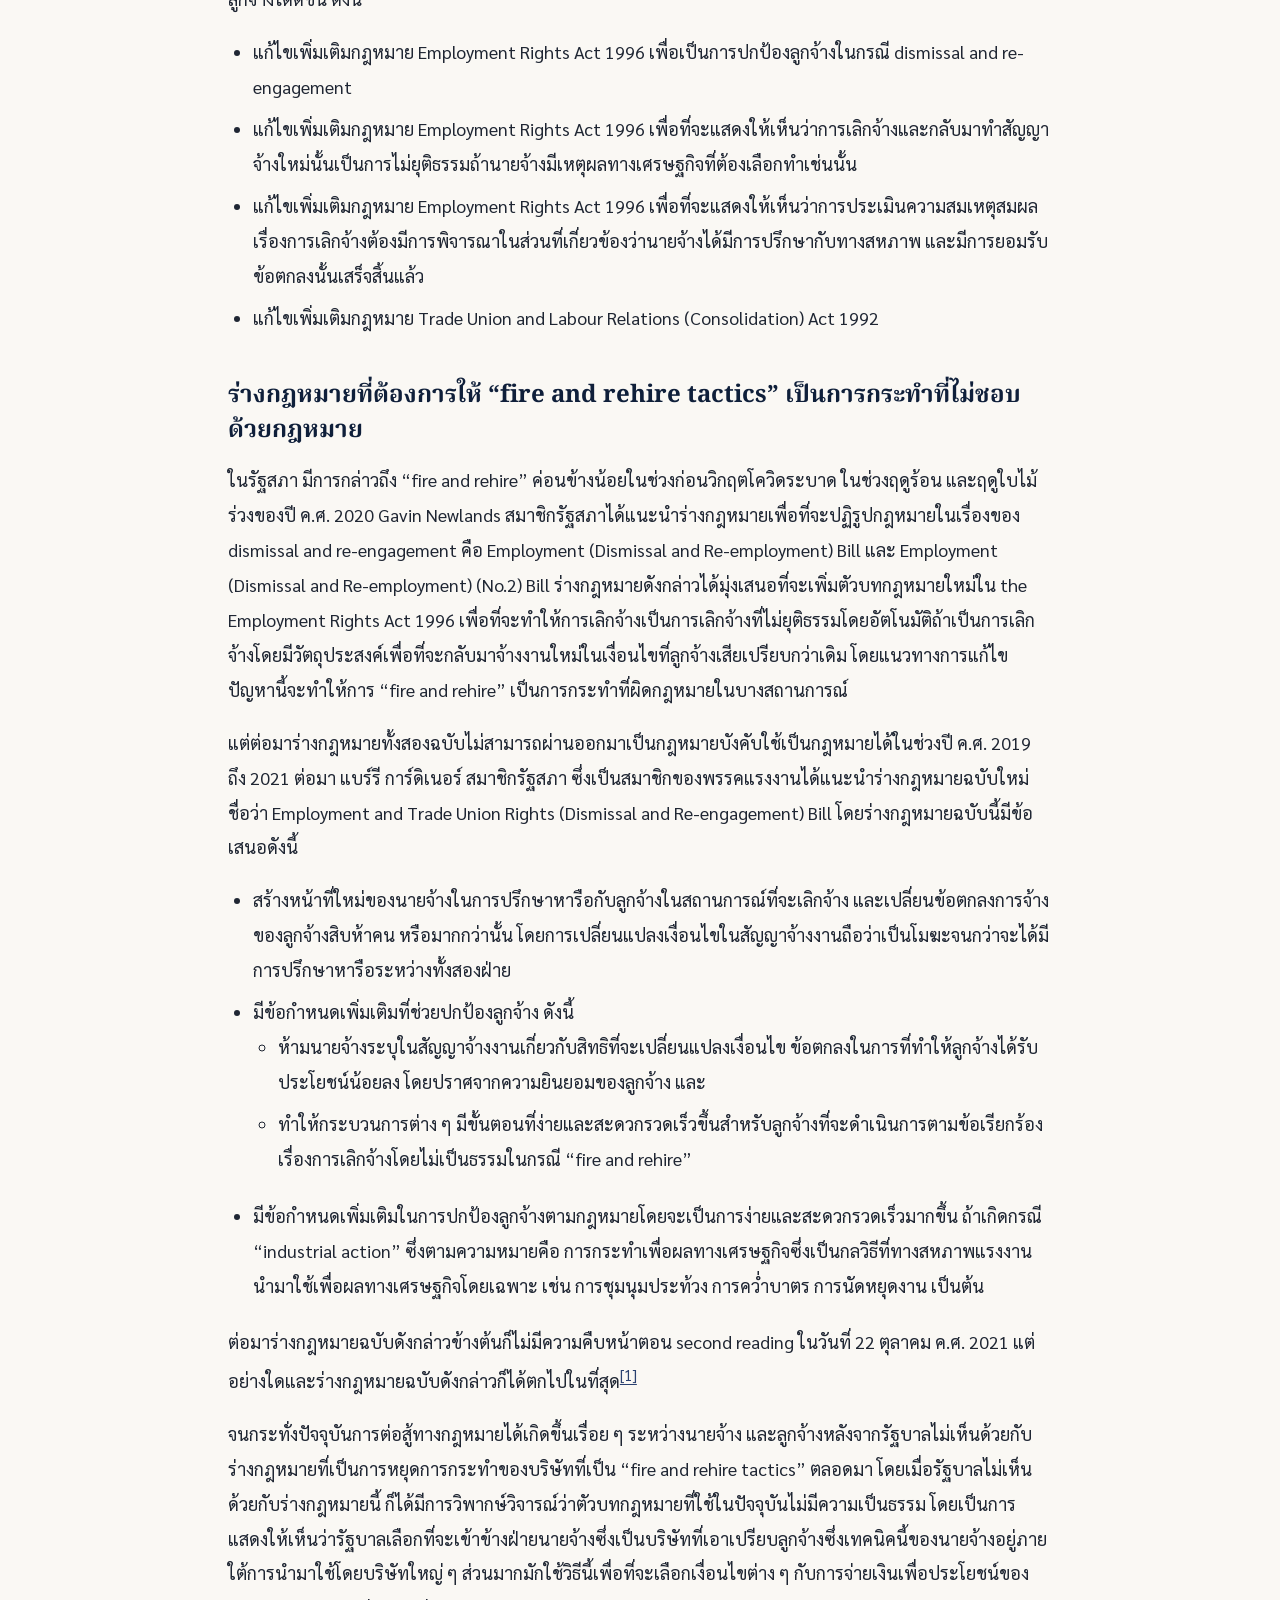
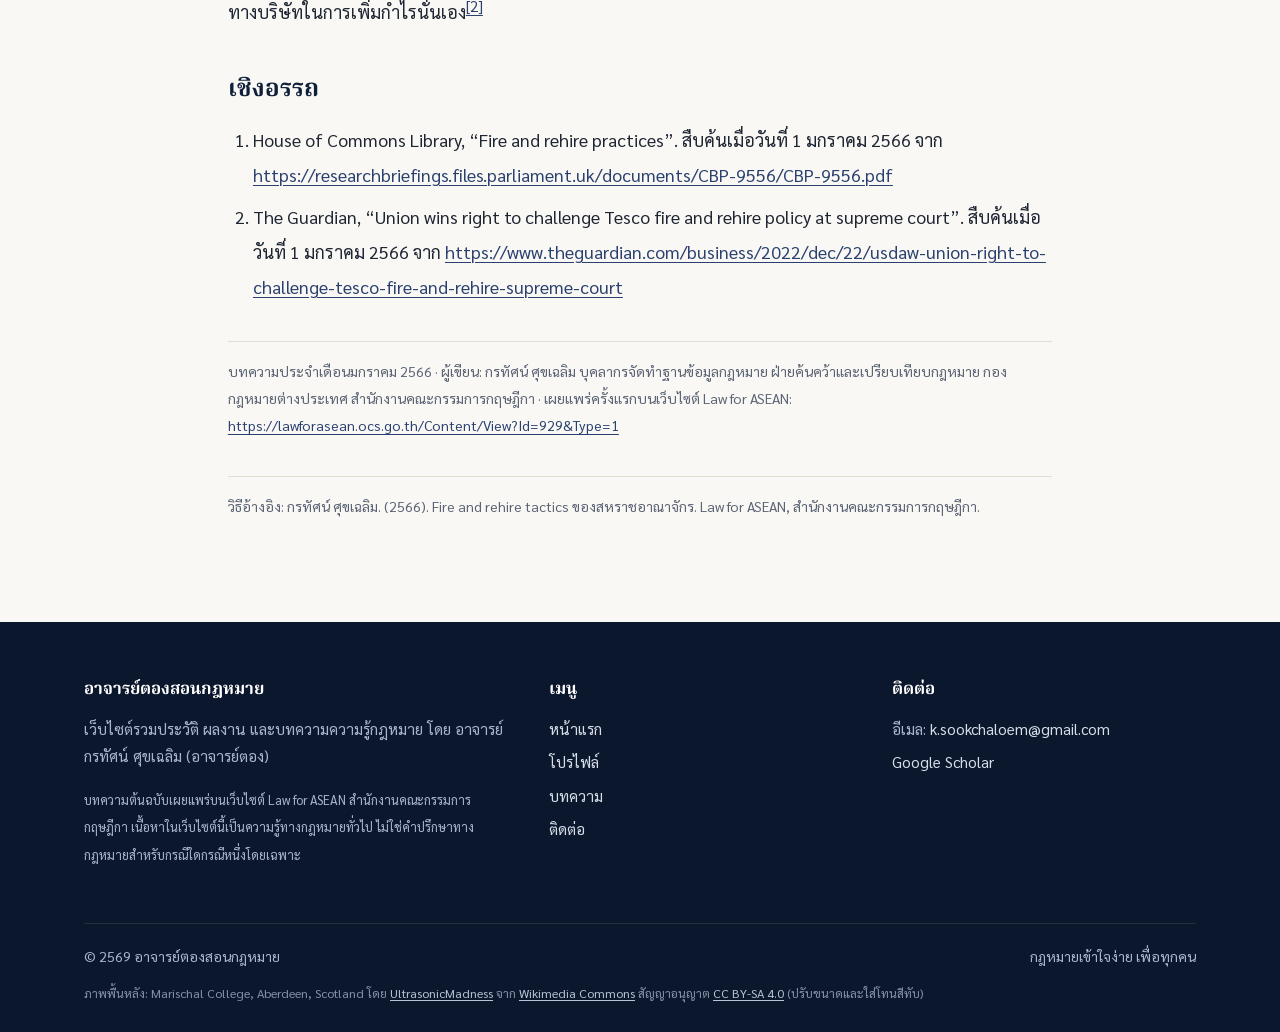
<file: articles/fire-and-rehire/index.html>
<!DOCTYPE html>
<html lang="th">
<head>
  <meta charset="utf-8">
  <meta name="viewport" content="width=device-width, initial-scale=1">
  <script>try{var l=(location.search.match(/[?&]lang=(en|ja)\b/)||[])[1]||localStorage.getItem("site-lang");if(l==="en"||l==="ja"){document.documentElement.lang=l;document.documentElement.className+=" i18n-wait"}}catch(e){}</script>
  <title>Fire and rehire tactics ของสหราชอาณาจักร | กรทัศน์ ศุขเฉลิม</title>
  <meta name="description" content="อธิบายแนวปฏิบัติ “fire and rehire” หรือการเลิกจ้างแล้วเสนอจ้างใหม่ภายใต้เงื่อนไขที่เปลี่ยนไป ซึ่งไม่ถือว่าผิดกฎหมายในตัวเอง แต่อาจนำไปสู่ข้อเรียกร้องเรื่องการเลิกจ้างไม่เป็นธรรม โดยกล่าวถึงวิธีเปลี่ยนแปลงเงื่อนไขสัญญาจ้าง หน้าที่ปรึกษาหารือของนายจ้าง และแนวทางของ Acas">
  <meta name="citation_title" content="Fire and rehire tactics ของสหราชอาณาจักร">
  <meta name="citation_author" content="ศุขเฉลิม, กรทัศน์">
  <meta name="citation_publication_date" content="2023/01/06">
  <meta name="citation_online_date" content="2023/01/06">
  <meta name="citation_publisher" content="Law for ASEAN, สำนักงานคณะกรรมการกฤษฎีกา">
  <meta name="citation_language" content="th">
  <meta name="citation_pdf_url" content="https://korntat.github.io/articles/fire-and-rehire/fire-and-rehire.pdf">
  <meta name="citation_abstract_html_url" content="https://korntat.github.io/articles/fire-and-rehire/">
  <meta name="DC.title" content="Fire and rehire tactics ของสหราชอาณาจักร">
  <meta name="DC.creator" content="ศุขเฉลิม, กรทัศน์">
  <meta name="DC.date" content="2023-01-06">
  <meta name="robots" content="index,follow">
  <link rel="canonical" href="https://korntat.github.io/articles/fire-and-rehire/">
  <meta property="og:site_name" content="อาจารย์ตองสอนกฎหมาย">
  <meta property="og:locale" content="th_TH">
  <meta property="og:type" content="article">
  <meta property="og:title" content="Fire and rehire tactics ของสหราชอาณาจักร | กรทัศน์ ศุขเฉลิม">
  <meta property="og:description" content="อธิบายแนวปฏิบัติ “fire and rehire” หรือการเลิกจ้างแล้วเสนอจ้างใหม่ภายใต้เงื่อนไขที่เปลี่ยนไป ซึ่งไม่ถือว่าผิดกฎหมายในตัวเอง แต่อาจนำไปสู่ข้อเรียกร้องเรื่องการเลิกจ้างไม่เป็นธรรม โดยกล่าวถึงวิธีเปลี่ยนแปลงเงื่อนไขสัญญาจ้าง หน้าที่ปรึกษาหารือของนายจ้าง และแนวทางของ Acas">
  <meta property="og:url" content="https://korntat.github.io/articles/fire-and-rehire/">
  <meta property="og:image" content="https://korntat.github.io/assets/ajarn-tong.jpg">
  <meta property="og:image:width" content="640">
  <meta property="og:image:height" content="800">
  <meta property="og:image:alt" content="อาจารย์กรทัศน์ ศุขเฉลิม (อาจารย์ตอง)">
  <meta name="twitter:card" content="summary_large_image">
  <meta name="twitter:title" content="Fire and rehire tactics ของสหราชอาณาจักร | กรทัศน์ ศุขเฉลิม">
  <meta name="twitter:description" content="อธิบายแนวปฏิบัติ “fire and rehire” หรือการเลิกจ้างแล้วเสนอจ้างใหม่ภายใต้เงื่อนไขที่เปลี่ยนไป ซึ่งไม่ถือว่าผิดกฎหมายในตัวเอง แต่อาจนำไปสู่ข้อเรียกร้องเรื่องการเลิกจ้างไม่เป็นธรรม โดยกล่าวถึงวิธีเปลี่ยนแปลงเงื่อนไขสัญญาจ้าง หน้าที่ปรึกษาหารือของนายจ้าง และแนวทางของ Acas">
  <meta name="twitter:image" content="https://korntat.github.io/assets/ajarn-tong.jpg">
  <script type="application/ld+json">
{
  "@context": "https://schema.org",
  "@type": "ScholarlyArticle",
  "headline": "Fire and rehire tactics ของสหราชอาณาจักร",
  "inLanguage": "th",
  "datePublished": "2023-01-06",
  "author": {
    "@type": "Person",
    "name": "กรทัศน์ ศุขเฉลิม",
    "alternateName": "Korntat Sookchaloem",
    "url": "https://korntat.github.io/profile.html"
  },
  "publisher": {
    "@type": "Organization",
    "name": "Law for ASEAN, สำนักงานคณะกรรมการกฤษฎีกา"
  },
  "url": "https://korntat.github.io/articles/fire-and-rehire/",
  "sameAs": "https://lawforasean.ocs.go.th/Content/View?Id=929&Type=1",
  "encoding": {
    "@type": "MediaObject",
    "contentUrl": "https://korntat.github.io/articles/fire-and-rehire/fire-and-rehire.pdf",
    "encodingFormat": "application/pdf"
  }
}
  </script>
  <meta name="theme-color" content="#0f1f3a">
  <link rel="preconnect" href="https://fonts.googleapis.com">
  <link rel="preconnect" href="https://fonts.gstatic.com" crossorigin>
  <link href="https://fonts.googleapis.com/css2?family=Noto+Serif+Thai:wght@500;600;700&family=Sarabun:wght@300;400;500;600;700&display=swap" rel="stylesheet">
  <link rel="stylesheet" href="../../css/style.css?v=10">
  <link rel="icon" href="../../assets/favicon-64.png" type="image/png" sizes="64x64">
  <link rel="apple-touch-icon" href="../../assets/favicon-192.png">
</head>
<body>
  <a class="skip-link" href="#main">ข้ามไปยังเนื้อหาหลัก</a>
  <header class="site-header">
    <div class="container header-inner">
      <a class="brand" href="../../index.html" aria-label="อาจารย์กรทัศน์ ศุขเฉลิม หน้าแรก">
        <span class="brand-mark"><img src="../../assets/themis-icon.jpg" alt="" width="42" height="42"></span>
        <span class="brand-name">อาจารย์กรทัศน์ ศุขเฉลิม<span class="brand-sub">อาจารย์นิติศาสตร์ ม.สวนดุสิต</span></span>
      </a>
      <button class="nav-toggle" type="button" aria-expanded="false" aria-controls="site-nav" aria-label="เปิดเมนู"><svg viewBox="0 0 24 24" fill="none" stroke="currentColor" stroke-width="2" stroke-linecap="round" aria-hidden="true"><path d="M4 7h16M4 12h16M4 17h16"/></svg></button>
      <nav class="site-nav" id="site-nav" aria-label="เมนูหลัก">
        <ul class="nav-list">
          <li><a href="../../index.html">หน้าแรก</a></li>
          <li><a href="../../profile.html">โปรไฟล์</a></li>
          <li><a href="../../articles.html" aria-current="page">บทความ</a></li>
          <li><a href="../../index.html#contact">ติดต่อ</a></li>
          <li class="lang-li"><div class="lang-switch" role="group" aria-label="ภาษา / Language" data-i18n-skip><button type="button" class="lang-btn" data-lang="th" lang="th" aria-pressed="true" title="ไทย"><svg viewBox="0 0 60 40" aria-hidden="true"><rect width="60" height="40" fill="#a51931"/><rect y="6.67" width="60" height="26.66" fill="#fff"/><rect y="13.33" width="60" height="13.34" fill="#2d2a4a"/></svg><span class="lang-name">ไทย</span></button><button type="button" class="lang-btn" data-lang="en" lang="en" aria-pressed="false" title="English"><svg viewBox="0 0 60 40" aria-hidden="true"><rect width="60" height="40" fill="#012169"/><path d="M0 0l60 40M60 0L0 40" stroke="#fff" stroke-width="8"/><path d="M0 0l60 40M60 0L0 40" stroke="#c8102e" stroke-width="3"/><path d="M30 0v40M0 20h60" stroke="#fff" stroke-width="13"/><path d="M30 0v40M0 20h60" stroke="#c8102e" stroke-width="8"/></svg><span class="lang-name">English</span></button><button type="button" class="lang-btn" data-lang="ja" lang="ja" aria-pressed="false" title="日本語"><svg viewBox="0 0 60 40" aria-hidden="true"><rect width="60" height="40" fill="#fff"/><circle cx="30" cy="20" r="12" fill="#bc002d"/></svg><span class="lang-name">日本語</span></button></div></li>
        </ul>
      </nav>
    </div>
  </header>
  <main id="main">
    <section class="page-hero">
      <div class="container">
        <div class="breadcrumb"><a href="../../index.html">หน้าแรก</a> / <a href="../../articles.html">บทความ</a> / Fire and rehire tactics ของสหราชอาณาจักร</div>
        <h1>Fire and rehire tactics ของสหราชอาณาจักร</h1>
        <p>กรทัศน์ ศุขเฉลิม · <time datetime="2023-01-06">6 ม.ค. 2566</time> · Law for ASEAN, สำนักงานคณะกรรมการกฤษฎีกา</p>
      </div>
    </section>
    <section class="section">
      <div class="container">
        <article class="article-body" style="max-width:46em;margin:0 auto">
          <p><a class="btn btn-ink" href="fire-and-rehire.pdf">ดาวน์โหลด PDF</a></p>
<h2>บทนำ</h2>
<p>ในทางปฏิบัตินั้น “fire and rehire” หรือเรียกอีกอย่างว่า “dismissal and re-engagement” เกิดขึ้นเมื่อนายจ้างได้เลิกจ้างลูกจ้าง ซึ่งได้มีการเสนอแก่ลูกจ้างที่จะกลับมาจ้างงานใหม่อีกครั้งในเงื่อนไขข้อตกลงใหม่ โดยภายใต้ข้อตกลงใหม่นั้นก็มักจะเป็นการให้ประโยชน์แก่นายจ้างมากกว่าลูกจ้าง เทคนิคนี้มักมีการนำมาใช้ในกรณีที่นายจ้างไม่สามารถปฏิบัติตามข้อตกลงต่าง ๆ ภายใต้สัญญาฉบับเดิมได้ ในการที่นายจ้างทำการเลิกจ้าง และกลับมาทำสัญญาจ้างใหม่อีกครั้งไม่ถือว่าเป็นการกระทำที่ผิดกฎหมายแต่อย่างใด แต่เมื่อได้เกี่ยวข้องกับการเลิกจ้างก็มักจะมีการเรียกร้องว่าเป็นการเลิกจ้างโดยไม่เป็นธรรม ถ้ามีจำนวนลูกจ้างที่ถูกเลิกจ้างจำนวนมาก นายจ้างมีหน้าที่ตามกฎหมายที่จะทำการปรึกษาหารือกับลูกจ้างว่าทำไมถึงเลิกจ้างโดยต้องมีเหตุผลในการเลิกจ้างตามสมควร</p>
<h2>การเปลี่ยนแปลงเงื่อนไขหรือข้อตกลงตามสัญญาจ้างงาน</h2>
<p>ความสัมพันธ์ระหว่างนายจ้าง และลูกจ้างจะถูกดำเนินการภายใต้หลักของสัญญาจ้างงาน มีแนวทางที่มากมายสำหรับนายจ้างในการที่จะเปลี่ยนข้อตกลงหรือเงื่อนไขในสัญญาจ้างงาน ในบางครั้งสัญญาจ้างงานจะประกอบด้วย ข้อตกลงซึ่งอนุญาตให้นายจ้างสามารถเปลี่ยนแปลงข้อตกลงตามสัญญาจ้างได้แต่เพียงฝ่ายเดียว แต่ถ้าไม่มีข้อตกลงดังกล่าว นายจ้างสามารถที่จะเปลี่ยนแปลงข้อตกลงในสัญญาจ้างภายใต้ความยินยอมของลูกจ้าง หรือทางสหภาพโดยเป็นข้อตกลงที่ร่วมกันทั้งสองฝ่าย ตามคู่มือของ The Advisory, Conciliation and Arbitration Service (Acas) ในเรื่องของการเปลี่ยนแปลงแก้ไขสัญญาจ้างงานได้แสดงให้เห็นถึงแนวทางหลายแนวทาง</p>
<h2>การเลิกจ้างและกลับมาทำสัญญาจ้างใหม่ (Dismissal and re-engagement)</h2>
<p>ถ้านายจ้างไม่สามารถบรรลุข้อตกลงกับลูกจ้างในการเปลี่ยนแปลงเงื่อนไขในสัญญาจ้าง นายจ้างก็จะตัดสินใจที่จะเลิกจ้างลูกจ้างโดยทำเป็นหนังสือบอกกล่าว และเสนอที่จะทำการจ้างภายใต้สัญญาที่มีข้อตกลงใหม่ซึ่งในทางปฏิบัติไม่ถือว่าเป็นการกระทำที่ไม่ชอบด้วยกฎหมายแต่อย่างใด แต่ก็ได้มีแนวทางการป้องกันที่หลากหลายตามตัวบทกฎหมายที่เกี่ยวข้อง โดยจากคู่มือของ Acas ได้แสดงให้เห็นถึงประเด็นเรื่องความเสี่ยงที่นายจ้างควรจะต้องพิจารณา ดังนี้</p>
<ul><li>อาจก่อให้เกิดผลกระทบต่อบริษัทอย่างทันทีเรื่องภาพลักษณ์ของบริษัทในระยะยาว และความน่าเชื่อถือของบริษัท</li><li>มีความยากมากขึ้นทั้งฝ่ายนายจ้าง และลูกจ้างในการที่จะเจรจาหาทางออกระหว่างกัน</li></ul>
<p>ความเสี่ยงด้านอื่น ๆ มีดังนี้</p>
<ul><li>มีการสูญเสียบุคลากรที่มีความสามารถของบริษัท เพราะว่าไม่ยอมรับข้อเสนอภายใต้สัญญาฉบับใหม่ หรือพวกเขาลาออกหลังจากที่ได้มีการทำสัญญาฉบับใหม่</li><li>เกิดข้อเรียกร้องตามกฎหมายในเรื่องของการเลิกจ้างไม่เป็นธรรมของนายจ้าง</li><li>ความเสียหายต่อชื่อเสียงของบริษัท ทำให้เป็นการยากที่จะดึงดูดบุคลากรใหม่ให้เข้ามาทำงาน</li><li>อาจส่งผลกระทบต่อความสัมพันธ์กับสหภาพแรงงาน</li><li>ประเด็นปัญหาที่ต้องการความตกลงจากทั้งสองฝ่ายอาจไม่ได้รับการแก้ไขได้เป็นที่น่าพอใจเท่าที่ควร</li></ul>
<p>ในกรณีที่มีการเลิกจ้างและกลับมาจ้างใหม่นั้นทาง Acas ได้กล่าวว่านายจ้างต้องปฏิบัติตาม ดังนี้</p>
<ul><li>มีเหตุผลที่เป็นธรรมในการที่จะเลิกจ้างลูกจ้าง</li><li>ดำเนินการตามกระบวนการเลิกจ้างที่เป็นธรรม</li><li>มีการบอกกล่าวล่วงหน้าในการเลิกจ้างอย่างถูกต้องตามกฎหมาย (notice)</li><li>เสนอต่อลูกจ้างถึงสิทธิของลูกจ้างในการอุทธรณ์ในกรณีที่นายจ้างได้เลิกจ้างลูกจ้าง</li></ul>
<p>มีแนวทางที่สามารถช่วยเหลือลูกจ้างสามแนวทางตามกฎหมาย ดังนี้</p>
<ul><li>ป้องกันการเลิกจ้างโดยไม่เป็นธรรม (unfair dismissal)</li><li>ป้องกันการให้ออกจากงานโดยมิชอบ (wrongful dismissal)</li><li>หน้าที่ที่จะต้องปรึกษาหารือกันทั้งนายจ้างและลูกจ้างในกรณี redundancy</li></ul>
<h3>การเลิกจ้างโดยไม่เป็นธรรม (unfair dismissal)</h3>
<p>ลูกจ้างซึ่งได้ทำงานเพื่อนายจ้างมาเป็นเวลาสองปีหรือมากกว่านั้นได้รับความคุ้มครองจากการเลิกจ้างที่ไม่เป็นธรรม โดยการคุ้มครองจากการเลิกจ้างโดยไม่เป็นธรรมได้กำหนดไว้ในกฎหมาย Employment Rights Act 1996 ซึ่งการเลิกจ้างโดยทั่วไปถือว่าเป็นการเลิกจ้างโดยไม่เป็นธรรมเว้นแต่มีเหตุผลอันสมควรตามที่ระบุไว้ในกฎหมาย และการตัดสินใจที่เลิกจ้างของนายจ้างมีเหตุผลอันสมควรในสถานการณ์ต่าง ๆ โดยเหตุผลทั่วไปที่มักถือเป็นเหตุผลที่ชอบธรรม ได้แก่ ความประพฤติ ความสามารถของลูกจ้าง รวมถึงกรณี “redundancy” ซึ่งเป็นกรณีที่นายจ้างไม่มีความจำเป็นที่จะต้องจ้างลูกจ้างต่อไปในงานนั้น ๆ หรือ กรณีที่นายจ้างนั้นล้มละลาย</p>
<p>หนึ่งในเหตุผลที่นายจ้างสามารถอ้างได้ว่าเป็นการเลิกจ้างที่เป็นธรรมเรียกว่า เหตุผลบางอย่างที่สำคัญอื่น ๆ (some other substantial reason: SOSR) โดยทางนายจ้างสามารถใช้ SOSR เพื่อใช้เป็นเหตุผลในการเลิกจ้างที่เป็นธรรมแต่ก็ขึ้นอยู่กับข้อเท็จจริงของแต่ละคดี ในคดี Hollister v National Farmers Union ศาลอุทธรณ์กล่าวว่าถ้านายจ้างมีเหตุผลทางธุรกิจที่ดีเพื่อที่จะทำการจัดระเบียบใหม่ของธุรกิจ และเลิกจ้างลูกจ้างผู้ที่ไม่ยอมรับข้อตกลงใหม่ในสัญญาจ้าง นายจ้างสามารถอ้างเหตุผลของ SOSR เพื่อเป็นเหตุผลในการเลิกจ้างลูกจ้างได้ ในการเลิกจ้างลูกจ้างนั้นถือว่ามีเหตุผลอันสมควรโดยขึ้นอยู่กับสถานการณ์ที่แตกต่างกันเป็นกรณี โดยทาง Employment Tribunal จะมีการพิจารณาถึงปัจจัยที่แตกต่างกัน ในความสมเหตุสมผลของข้อตกลงใหม่ซึ่งมีการเสนอมาจากทางนายจ้างถือว่ามีส่วนเกี่ยวข้องที่มาประกอบในการพิจารณาคดี แต่ไม่เด็ดขาด ซึ่งปัจจัยอื่น ๆ เช่น จำนวนของลูกจ้างที่ยอมรับข้อตกลงใหม่จำเป็นต้องนำมาพิจารณาประกอบด้วย</p>
<p>ในคดี Catamaran Cruisers Ltd v Williams ทาง Employment Appeal Tribunal กล่าวว่า ในการที่จะตัดสินใจว่าการเลิกจ้างนั้นมีเหตุผลอันสมควรหรือไม่ ต้องมีการชั่งน้ำหนักเรื่องแนวทางแก้ไขปัญหา โดยไม่ควรจะมุ่งเน้นพิจารณาว่าภายใต้ข้อตกลงตามสัญญาใหม่นั้นเป็นการเอาเปรียบลูกจ้างหรือไม่ เพียงอย่างเดียว แต่ทางลูกจ้างจะต้องพิจารณาในผลประโยชน์ของนายจ้างในการจัดระเบียบใหม่ของธุรกิจด้วย โดยอาจจะไม่จำเป็นถึงขั้นที่ว่าการจัดระเบียบใหม่ของธุรกิจนั้นมีความสำคัญมากโดยจำเป็นที่ต้องทำเพื่อความอยู่รอดของธุรกิจ แต่มีคดีที่ชี้ให้เห็นว่านายจ้างจำเป็นที่จะต้องแสดงให้เห็นว่า ที่ได้ทำไปเพราะได้รับแรงกดดันที่จำเป็นต้องให้ลูกจ้างทำสัญญาจ้างงานฉบับใหม่ ถือว่าเพียงพอในการที่จะแสดงให้เห็นว่าการจัดระเบียบใหม่ของธุรกิจ ทำให้เกิดความสะดวกมากขึ้น</p>
<h3>การให้ออกจากงานโดยมิชอบ (wrongful dismissal)</h3>
<p>การให้ออกจากงานโดยมิชอบเกิดขึ้นในกรณีที่มีการผิดข้อตกลงตามสัญญาจ้างงาน เช่น ในกรณีที่นายจ้างไม่มีการบอกกล่าวล่วงหน้าในการที่จะเลิกจ้างลูกจ้างตามที่กำหนดไว้ในสัญญาจ้าง หรือละเมิดข้อตกลงตามสัญญาซึ่งเกี่ยวข้องกับกระบวนการที่จะต้องปฏิบัติตามระหว่างนายจ้างและลูกจ้าง การให้ออกจากงานโดยมิชอบ (wrongful dismissal) ไม่เหมือนกับการเลิกจ้างโดยไม่เป็นธรรม (unfair dismissal) ซึ่งการเลิกจ้างที่ไม่เป็นธรรมมีตัวบทกฎหมายที่คุ้มครองโดย the Employment Rights Act 1996 แต่การเลิกจ้างโดยมิชอบนั้นให้มีการปรับใช้กับกฎหมายในระบบคอมมอนลอว์ในเรื่องข้ออ้างเรื่องการผิดสัญญา</p>
<p>การให้ออกจากงานโดยมิชอบสามารถนำคดีขึ้นสู่ศาลแพ่ง หรือสู่ employment tribunal ได้ โดยทางศาล และ tribunal จะไม่กังวลเรื่องของความยุติธรรมระหว่างนายจ้างและลูกจ้าง โดยมักจะพิจารณาแต่เพียงว่านายจ้างได้ปฏิบัติตามหน้าที่ภายใต้ข้อตกลงตามสัญญาหรือไม่</p>
<h3>การปรึกษาหารือระหว่างนายจ้างและลูกจ้างกรณี redundancy</h3>
<p>ภายใต้กฎหมาย Trade Union and Labour Relations (Consolidation) Act 1992 (TULRCA) นายจ้างผู้เสนอที่จะทำการเลิกจ้างลูกจ้างถึงยี่สิบกว่าคนหรือมากกว่านั้น เพราะเหตุผลเรื่อง “redundancy” จะต้องมีการปรึกษาหารือกับตัวแทนของลูกจ้าง โดยการปรึกษาหารือจะต้องมีการเริ่มต้นภายในสามสิบวันก่อนที่การเลิกจ้างครั้งแรกจะมีผลใช้บังคับ หรือ สี่สิบห้าวันกรณีนายจ้างเสนอที่จะเลิกจ้างลูกจ้างมากกว่าหนึ่งร้อยคน คำนิยามของคำว่า “redundancy” ในบริบทนี้มีความหมายกว้างมากโดยได้คลอบคลุมถึงเหตุผลที่เลิกจ้างในกรณีที่ไม่เกี่ยวกับสถานการณ์ของลูกจ้างแต่ละคน เป็นที่ยอมรับโดยทั่วไปว่าหน้าที่ในการปรึกษาหารือระหว่างนายจ้างและลูกจ้างนั้นได้มีการนำมาใช้ในกรณีที่มีการเลิกจ้าง และกลับมาจ้างในสัญญาใหม่ด้วย ซึ่งถ้าลูกจ้างถูกเลิกจ้างในช่วงที่มีการปรึกษาหารือ ลูกจ้างมีสิทธิยื่นเรื่องต่อ employment tribunal ซึ่งอาจมีบทลงโทษทางการเงินแก่นายจ้างในการกระทำดังกล่าว</p>
<h2>วิกฤตโควิดกับการปรับใช้ “fire and rehire tactics”</h2>
<p>วิกฤตโควิดระบาด และการใช้มาตรการล็อคดาวน์ได้ส่งผลกระทบสำคัญต่อภาคตลาดแรงงาน ในช่วงวิกฤตการระบาดของโควิดมีจำนวนข้อพิพาทเกี่ยวกับ “fire and rehire tactics” มากขึ้น โดยจำนวนของคนทำงานที่ได้รับผลจาก “fire and rehire” นี้ไม่อาจทราบตัวเลขจำนวนที่แน่นอนได้ แต่มีรายงานที่ตีพิมพ์โดย Trades Union Congress ในเดือน มกราคม ค.ศ. 2021 ระบุว่าประมาณร้อยละเก้าของคนทำงานได้รับการบอกกล่าวให้มาทำการสมัครงานใหม่ในข้อตกลงที่เสียเปรียบมากกว่าเดิมตั้งแต่เดือนมีนาคม ค.ศ. 2020</p>
<h3>สายการบินบริทิชแอร์เวย์ปรับใช้ “fire and rehire tactics”</h3>
<p>คณะกรรมการด้านการขนส่ง ได้ตีพิมพ์รายงานที่วิพากษ์วิจารณ์เกี่ยวกับการใช้ “fire and rehire tactics” โดยในการที่สายการบินบริทิชแอร์เวย์ปรับใช้ “fire and rehire tactics” นั้น ถือเป็นความน่าอับอายของประเทศ โดยรัฐบาลได้ตอบคำถามในปี ค.ศ. 2020 ภาคธุรกิจเอกชนจำเป็นต้องตัดสินใจด้วยตนเองในการปรับธุรกิจของตนเอง แต่รัฐบาลก็กล่าวว่านายจ้างควรจะปฏิบัติต่อลูกจ้างอย่างยุติธรรม ภายใต้ความเป็นหุ้นส่วนซึ่งกันและกัน ในวันที่ 16 กันยายน ค.ศ. 2020 นายอเล็กซ์ ครูซ ซีอีโอของบริทิชแอร์เวย์ ในเวลาต่อมา ได้แจ้งคณะกรรมการด้านการขนส่งว่า ข้อตกลงที่ได้ทำนั้นได้บรรลุผลโดยได้มีการยอมรับข้อตกลงที่เป็นการ “fire and rehire” แต่ไม่ครอบคลุมถึงคนที่ทำงานในสายการบินบริทิชแอร์เวย์ทุกคน ในเดือนธันวาคม ค.ศ. 2020 พนักงานขนส่งสินค้าของสายการบินบริทิชแอร์เวย์ได้ตกลงกันที่จะนัดหยุดงานเพื่อเป็นการประท้วง “fire and rehire” อย่างไรก็ตามข้อตกลงตาม “fire and rehire tactics” นั้นก็ได้บรรลุผลต่อมาในวันที่ 27 มกราคม ค.ศ. 2021</p>
<h2>กรณีเรียกร้องให้มีการปฏิรูปกฎหมายเพื่อยกเลิก “fire and rehire tactics”</h2>
<p>การใช้ “fire and rehire tactics” ในช่วงหลายปีที่ผ่านมาได้ก่อให้เกิดการเรียกร้องให้มีการปฏิรูปตัวบทกฎหมาย ศาสตราจารย์ อลันส์ บ็อก อาจารย์กฎหมาย มหาวิทยาลัยบริสตอล ประเทศอังกฤษ โต้แย้งว่า ภายใต้กฎหมายฉบับที่ใช้อยู่ปัจจุบันนี้ คำพูดที่ว่า กฎหมายฉบับปัจจุบันสามารถสร้างความสมดุลระหว่างนายจ้างและลูกจ้างเป็นการพูดโกหกที่เกินความเป็นจริงของนายจ้าง นายจ้างสามารถบรรลุจุดมุ่งหมายในการลดข้อตกลง และเงื่อนไขต่าง ๆ ซึ่งไม่เป็นธรรมแก่ลูกจ้าง โดยศาสตราจารย์ อลันส์ บ็อก ได้เสนอแนวทางเลือกในการปฏิรูปกฎหมายที่สามารถปกป้องลูกจ้างได้ดีขึ้น ดังนี้</p>
<ul><li>แก้ไขเพิ่มเติมกฎหมาย Employment Rights Act 1996 เพื่อเป็นการปกป้องลูกจ้างในกรณี dismissal and re-engagement</li><li>แก้ไขเพิ่มเติมกฎหมาย Employment Rights Act 1996 เพื่อที่จะแสดงให้เห็นว่าการเลิกจ้างและกลับมาทำสัญญาจ้างใหม่นั้นเป็นการไม่ยุติธรรมถ้านายจ้างมีเหตุผลทางเศรษฐกิจที่ต้องเลือกทำเช่นนั้น</li><li>แก้ไขเพิ่มเติมกฎหมาย Employment Rights Act 1996 เพื่อที่จะแสดงให้เห็นว่าการประเมินความสมเหตุสมผลเรื่องการเลิกจ้างต้องมีการพิจารณาในส่วนที่เกี่ยวข้องว่านายจ้างได้มีการปรึกษากับทางสหภาพ และมีการยอมรับข้อตกลงนั้นเสร็จสิ้นแล้ว</li><li>แก้ไขเพิ่มเติมกฎหมาย Trade Union and Labour Relations (Consolidation) Act 1992</li></ul>
<h2>ร่างกฎหมายที่ต้องการให้ “fire and rehire tactics” เป็นการกระทำที่ไม่ชอบด้วยกฎหมาย</h2>
<p>ในรัฐสภา มีการกล่าวถึง “fire and rehire” ค่อนข้างน้อยในช่วงก่อนวิกฤตโควิดระบาด ในช่วงฤดูร้อน และฤดูใบไม้ร่วงของปี ค.ศ. 2020 Gavin Newlands สมาชิกรัฐสภาได้แนะนำร่างกฎหมายเพื่อที่จะปฏิรูปกฎหมายในเรื่องของ dismissal and re-engagement คือ Employment (Dismissal and Re-employment) Bill และ Employment (Dismissal and Re-employment) (No.2) Bill ร่างกฎหมายดังกล่าวได้มุ่งเสนอที่จะเพิ่มตัวบทกฎหมายใหม่ใน the Employment Rights Act 1996 เพื่อที่จะทำให้การเลิกจ้างเป็นการเลิกจ้างที่ไม่ยุติธรรมโดยอัตโนมัติถ้าเป็นการเลิกจ้างโดยมีวัตถุประสงค์เพื่อที่จะกลับมาจ้างงานใหม่ในเงื่อนไขที่ลูกจ้างเสียเปรียบกว่าเดิม โดยแนวทางการแก้ไขปัญหานี้จะทำให้การ “fire and rehire” เป็นการกระทำที่ผิดกฎหมายในบางสถานการณ์</p>
<p>แต่ต่อมาร่างกฎหมายทั้งสองฉบับไม่สามารถผ่านออกมาเป็นกฎหมายบังคับใช้เป็นกฎหมายได้ในช่วงปี ค.ศ. 2019 ถึง 2021 ต่อมา แบร์รี การ์ดิเนอร์ สมาชิกรัฐสภา ซึ่งเป็นสมาชิกของพรรคแรงงานได้แนะนำร่างกฎหมายฉบับใหม่ ชื่อว่า Employment and Trade Union Rights (Dismissal and Re-engagement) Bill โดยร่างกฎหมายฉบับนี้มีข้อเสนอดังนี้</p>
<ul><li>สร้างหน้าที่ใหม่ของนายจ้างในการปรึกษาหารือกับลูกจ้างในสถานการณ์ที่จะเลิกจ้าง และเปลี่ยนข้อตกลงการจ้างของลูกจ้างสิบห้าคน หรือมากกว่านั้น โดยการเปลี่ยนแปลงเงื่อนไขในสัญญาจ้างงานถือว่าเป็นโมฆะจนกว่าจะได้มีการปรึกษาหารือระหว่างทั้งสองฝ่าย</li><li>มีข้อกำหนดเพิ่มเติมที่ช่วยปกป้องลูกจ้าง ดังนี้<ul><li>ห้ามนายจ้างระบุในสัญญาจ้างงานเกี่ยวกับสิทธิที่จะเปลี่ยนแปลงเงื่อนไข ข้อตกลงในการที่ทำให้ลูกจ้างได้รับประโยชน์น้อยลง โดยปราศจากความยินยอมของลูกจ้าง และ</li><li>ทำให้กระบวนการต่าง ๆ มีขั้นตอนที่ง่ายและสะดวกรวดเร็วขึ้นสำหรับลูกจ้างที่จะดำเนินการตามข้อเรียกร้องเรื่องการเลิกจ้างโดยไม่เป็นธรรมในกรณี “fire and rehire”</li></ul></li><li>มีข้อกำหนดเพิ่มเติมในการปกป้องลูกจ้างตามกฎหมายโดยจะเป็นการง่ายและสะดวกรวดเร็วมากขึ้น ถ้าเกิดกรณี “industrial action” ซึ่งตามความหมายคือ การกระทำเพื่อผลทางเศรษฐกิจซึ่งเป็นกลวิธีที่ทางสหภาพแรงงานนำมาใช้เพื่อผลทางเศรษฐกิจโดยเฉพาะ เช่น การชุมนุมประท้วง การคว่ำบาตร การนัดหยุดงาน เป็นต้น</li></ul>
<p>ต่อมาร่างกฎหมายฉบับดังกล่าวข้างต้นก็ไม่มีความคืบหน้าตอน second reading ในวันที่ 22 ตุลาคม ค.ศ. 2021 แต่อย่างใดและร่างกฎหมายฉบับดังกล่าวก็ได้ตกไปในที่สุด<sup><a href="#ref-1">[1]</a></sup></p>
<p>จนกระทั่งปัจจุบันการต่อสู้ทางกฎหมายได้เกิดขึ้นเรื่อย ๆ ระหว่างนายจ้าง และลูกจ้างหลังจากรัฐบาลไม่เห็นด้วยกับร่างกฎหมายที่เป็นการหยุดการกระทำของบริษัทที่เป็น “fire and rehire tactics” ตลอดมา โดยเมื่อรัฐบาลไม่เห็นด้วยกับร่างกฎหมายนี้ ก็ได้มีการวิพากษ์วิจารณ์ว่าตัวบทกฎหมายที่ใช้ในปัจจุบันไม่มีความเป็นธรรม โดยเป็นการแสดงให้เห็นว่ารัฐบาลเลือกที่จะเข้าข้างฝ่ายนายจ้างซึ่งเป็นบริษัทที่เอาเปรียบลูกจ้างซึ่งเทคนิคนี้ของนายจ้างอยู่ภายใต้การนำมาใช้โดยบริษัทใหญ่ ๆ ส่วนมากมักใช้วิธีนี้เพื่อที่จะเลือกเงื่อนไขต่าง ๆ กับการจ่ายเงินเพื่อประโยชน์ของทางบริษัทในการเพิ่มกำไรนั่นเอง<sup><a href="#ref-2">[2]</a></sup></p>
          <h2>เชิงอรรถ</h2>
          <ol><li id="ref-1">House of Commons Library, “Fire and rehire practices”. สืบค้นเมื่อวันที่ 1 มกราคม 2566 จาก <a href="https://researchbriefings.files.parliament.uk/documents/CBP-9556/CBP-9556.pdf" rel="noopener">https://researchbriefings.files.parliament.uk/documents/CBP-9556/CBP-9556.pdf</a></li><li id="ref-2">The Guardian, “Union wins right to challenge Tesco fire and rehire policy at supreme court”. สืบค้นเมื่อวันที่ 1 มกราคม 2566 จาก <a href="https://www.theguardian.com/business/2022/dec/22/usdaw-union-right-to-challenge-tesco-fire-and-rehire-supreme-court" rel="noopener">https://www.theguardian.com/business/2022/dec/22/usdaw-union-right-to-challenge-tesco-fire-and-rehire-supreme-court</a></li></ol>
          <p class="source-note">บทความประจำเดือนมกราคม 2566 · ผู้เขียน: กรทัศน์ ศุขเฉลิม บุคลากรจัดทำฐานข้อมูลกฎหมาย ฝ่ายค้นคว้าและเปรียบเทียบกฎหมาย กองกฎหมายต่างประเทศ สำนักงานคณะกรรมการกฤษฎีกา · เผยแพร่ครั้งแรกบนเว็บไซต์ Law for ASEAN: <a href="https://lawforasean.ocs.go.th/Content/View?Id=929&amp;Type=1" rel="noopener">https://lawforasean.ocs.go.th/Content/View?Id=929&amp;Type=1</a></p>
          <p class="source-note">วิธีอ้างอิง: กรทัศน์ ศุขเฉลิม. (2566). Fire and rehire tactics ของสหราชอาณาจักร. Law for ASEAN, สำนักงานคณะกรรมการกฤษฎีกา.</p>
        </article>
      </div>
    </section>
  </main>
  <footer class="site-footer">
    <div class="container">
      <div class="footer-grid">
        <div>
          <h3>อาจารย์ตองสอนกฎหมาย</h3>
          <p>เว็บไซต์รวมประวัติ ผลงาน และบทความความรู้กฎหมาย โดย อาจารย์กรทัศน์ ศุขเฉลิม (อาจารย์ตอง)</p>
          <p><small>บทความต้นฉบับเผยแพร่บนเว็บไซต์ Law for ASEAN สำนักงานคณะกรรมการกฤษฎีกา เนื้อหาในเว็บไซต์นี้เป็นความรู้ทางกฎหมายทั่วไป ไม่ใช่คำปรึกษาทางกฎหมายสำหรับกรณีใดกรณีหนึ่งโดยเฉพาะ</small></p>
        </div>
        <div>
          <h3>เมนู</h3>
          <ul>
            <li><a href="../../index.html">หน้าแรก</a></li>
            <li><a href="../../profile.html">โปรไฟล์</a></li>
            <li><a href="../../articles.html">บทความ</a></li>
            <li><a href="../../index.html#contact">ติดต่อ</a></li>
          </ul>
        </div>
        <div>
          <h3>ติดต่อ</h3>
          <ul>
            <li>อีเมล: <a href="mailto:k.sookchaloem@gmail.com">k.sookchaloem@gmail.com</a></li>
            <li><a href="https://scholar.google.com/citations?user=x40JFwUAAAAJ" rel="me noopener">Google Scholar</a></li>
          </ul>
        </div>
      </div>
      <div class="footer-bottom">
        <span>© <span id="year">2569</span> อาจารย์ตองสอนกฎหมาย</span>
        <span>กฎหมายเข้าใจง่าย เพื่อทุกคน</span>
      </div>
      <p class="photo-credit">ภาพพื้นหลัง: Marischal College, Aberdeen, Scotland โดย <a href="https://commons.wikimedia.org/wiki/User:UltrasonicMadness" rel="noopener">UltrasonicMadness</a> จาก <a href="https://commons.wikimedia.org/wiki/File:Marischal_College_-_April_2023.jpg" rel="noopener">Wikimedia Commons</a> สัญญาอนุญาต <a href="https://creativecommons.org/licenses/by-sa/4.0/" rel="license noopener">CC BY-SA 4.0</a> (ปรับขนาดและใส่โทนสีทับ)</p>
    </div>
  </footer>
  <script src="../../js/i18n.js?v=6"></script>
  <script src="../../js/main.js?v=2"></script>
</body>
</html>
</file>
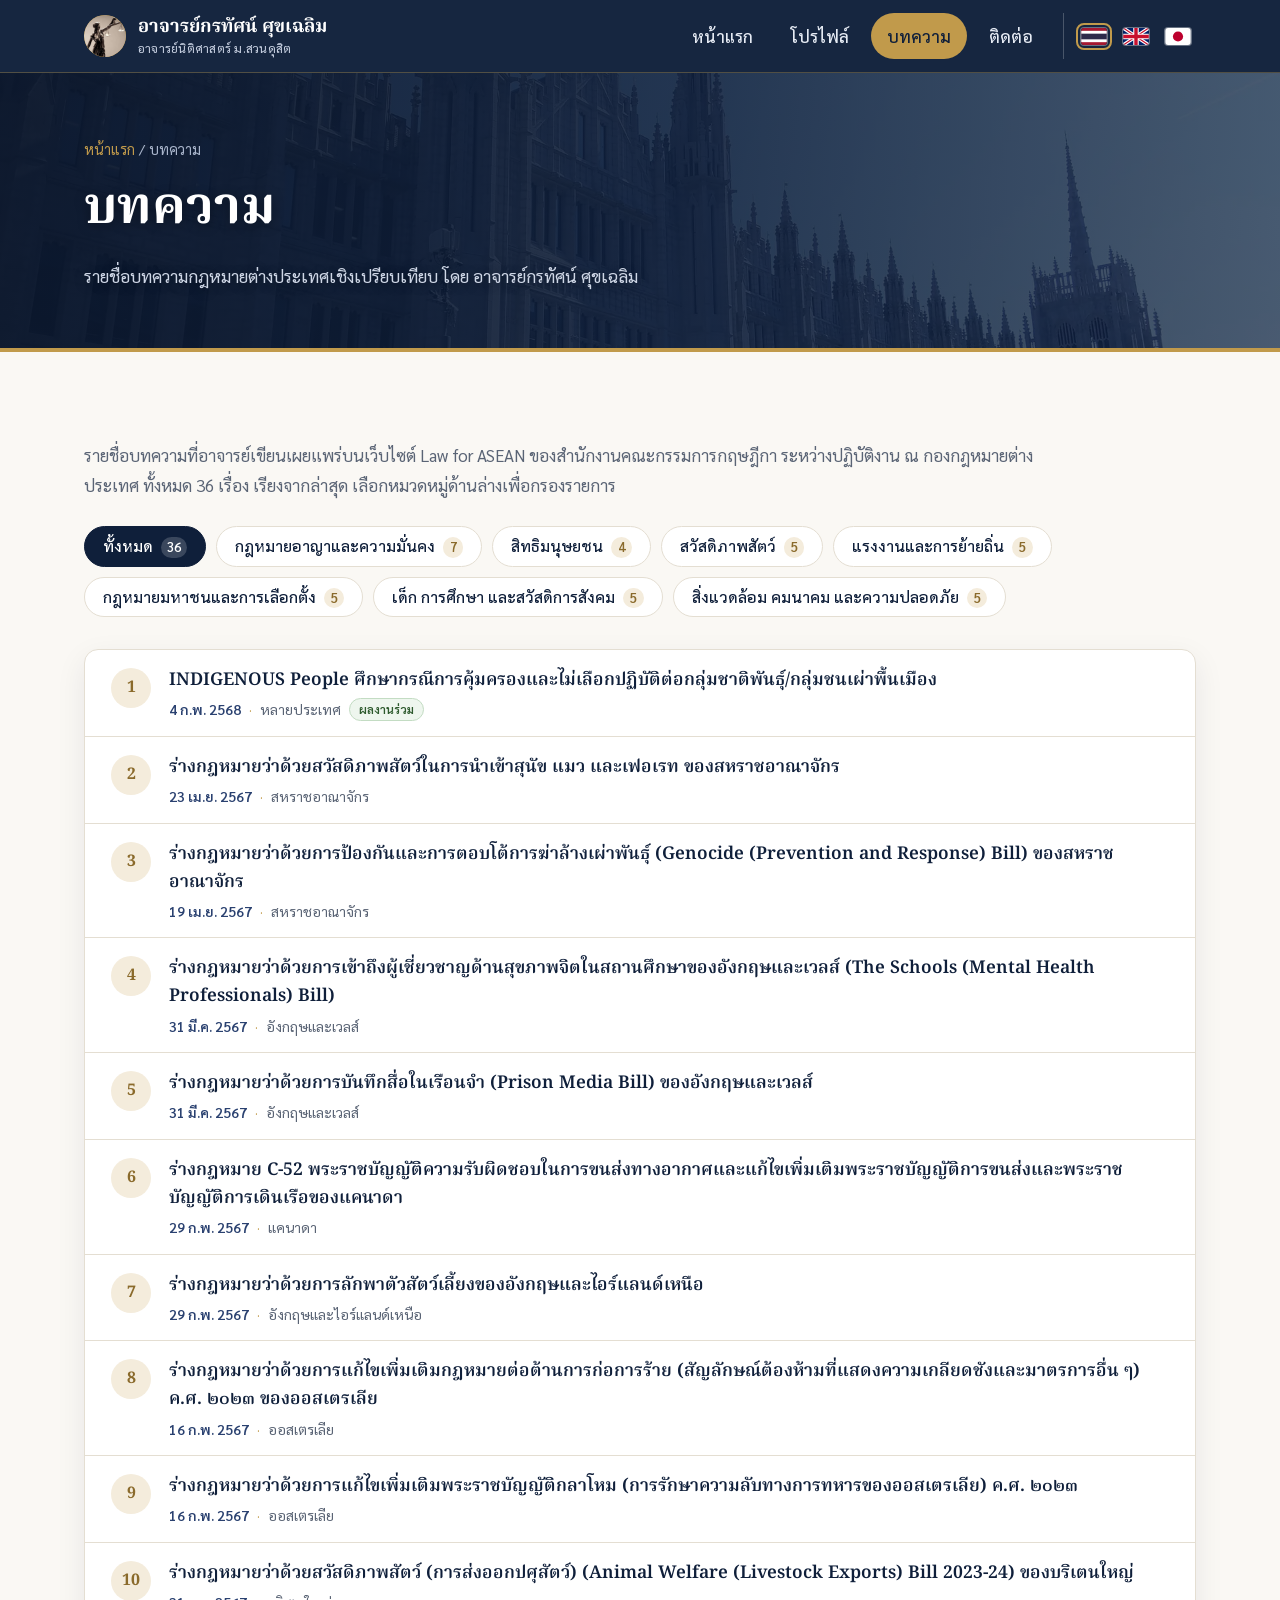
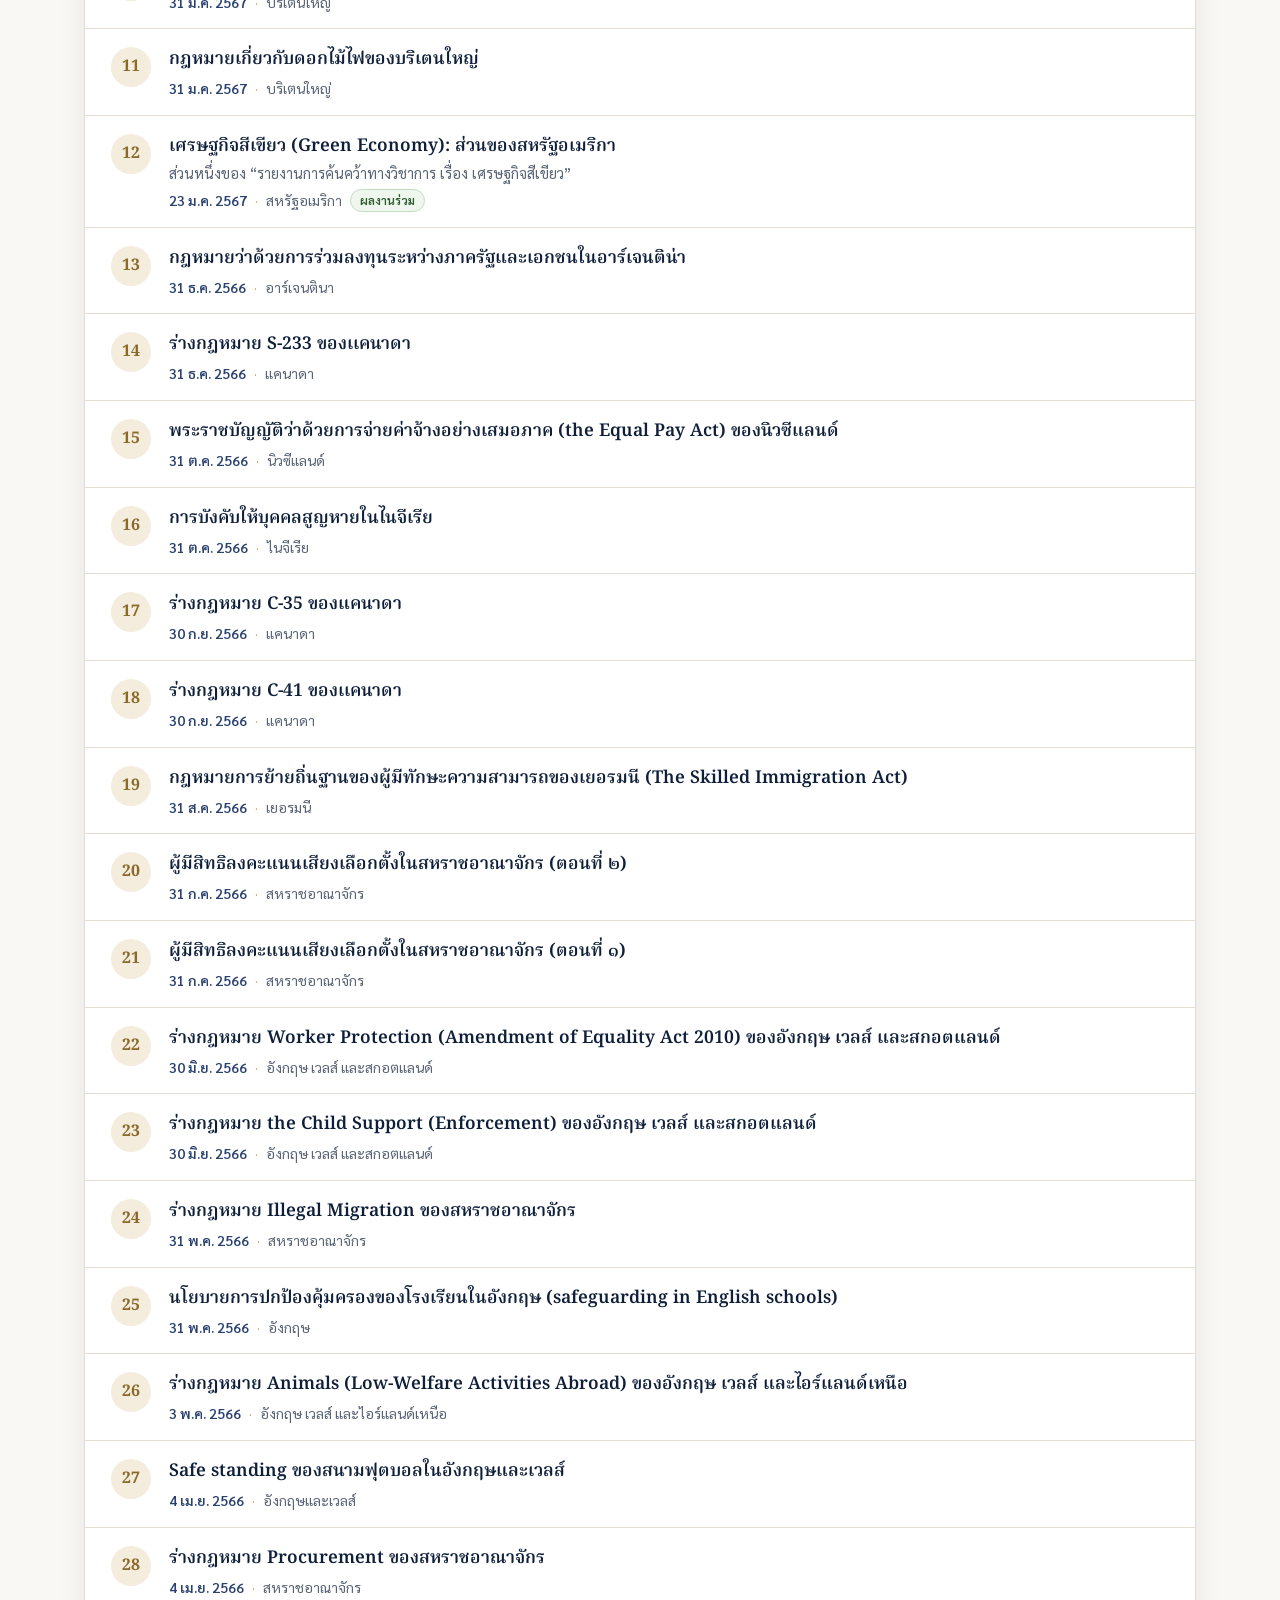
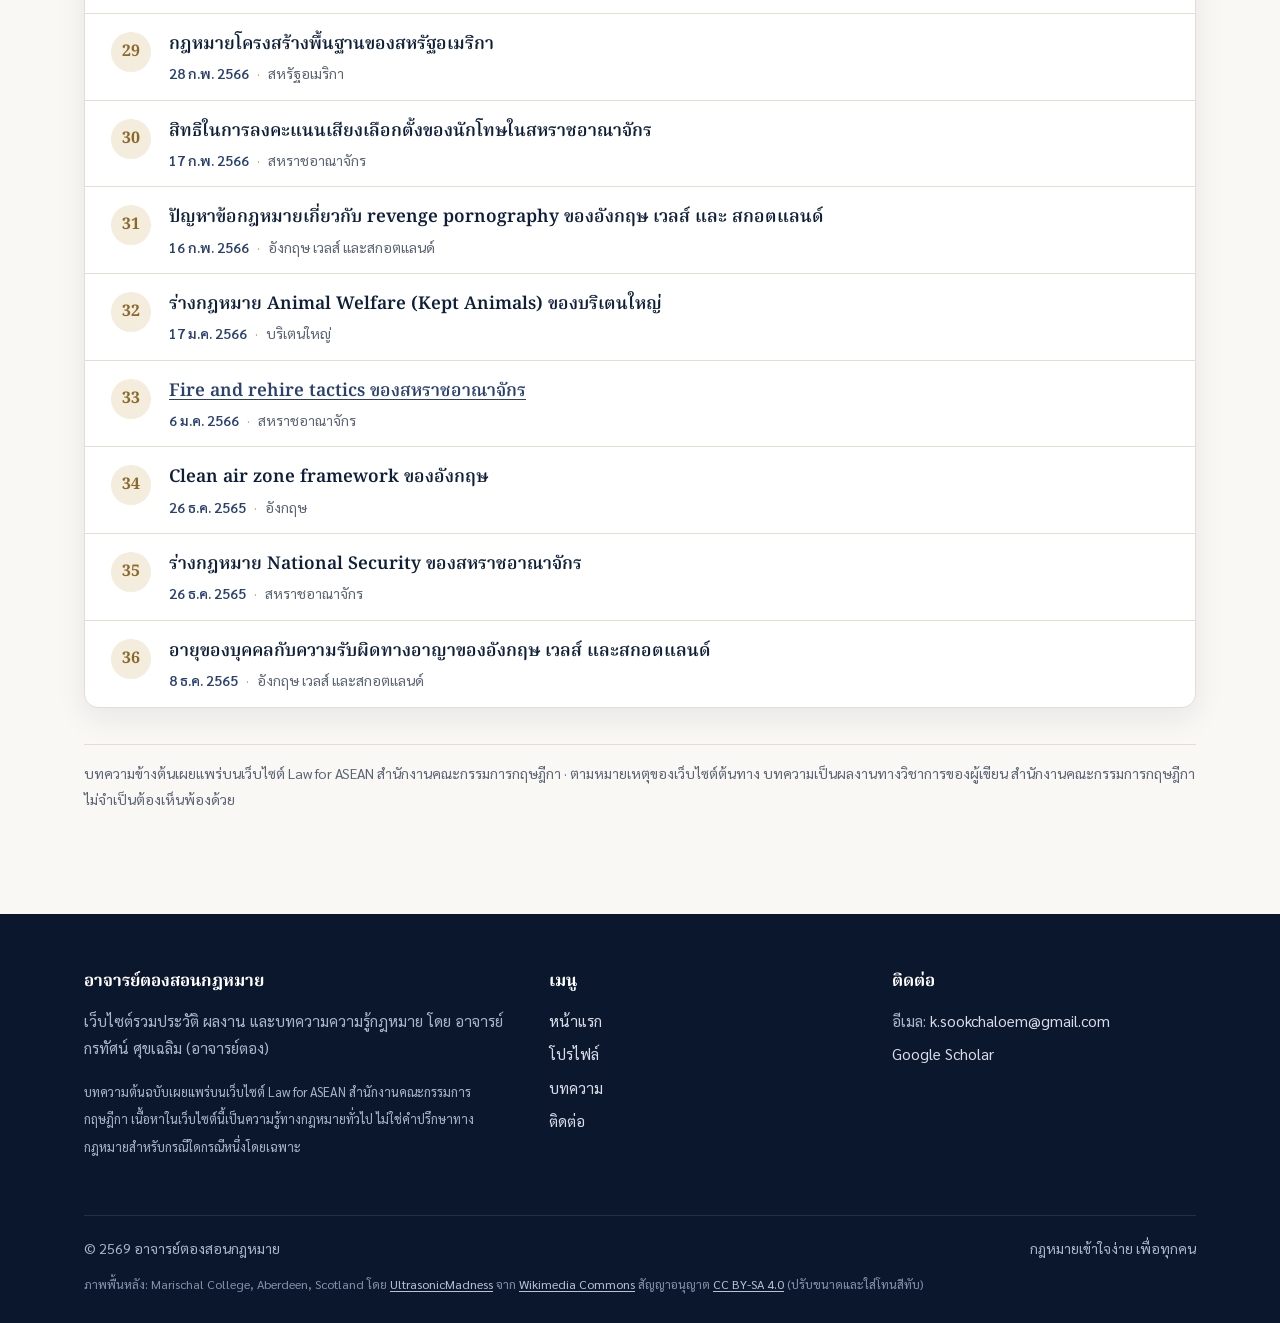
<file: articles.html>
<!DOCTYPE html>
<html lang="th">
<head>
  <meta charset="utf-8">
  <meta name="viewport" content="width=device-width, initial-scale=1">
  <script>try{var l=(location.search.match(/[?&]lang=(en|ja)\b/)||[])[1]||localStorage.getItem("site-lang");if(l==="en"||l==="ja"){document.documentElement.lang=l;document.documentElement.className+=" i18n-wait"}}catch(e){}</script>
  <title>บทความกฎหมายเปรียบเทียบ โดย อาจารย์กรทัศน์ ศุขเฉลิม | อาจารย์ตองสอนกฎหมาย</title>
  <meta name="description" content="รายชื่อบทความกฎหมายต่างประเทศเชิงเปรียบเทียบจากอาจารย์ตองสอนกฎหมาย ที่อาจารย์กรทัศน์ ศุขเฉลิม เขียนเผยแพร่บน Law for ASEAN สำนักงานคณะกรรมการกฤษฎีกา">
  <meta name="robots" content="index,follow">
  <link rel="canonical" href="https://korntat.github.io/articles.html">
  <meta property="og:site_name" content="อาจารย์ตองสอนกฎหมาย">
  <meta property="og:locale" content="th_TH">
  <meta property="og:type" content="website">
  <meta property="og:title" content="บทความกฎหมายเปรียบเทียบ โดย อาจารย์กรทัศน์ ศุขเฉลิม | อาจารย์ตองสอนกฎหมาย">
  <meta property="og:description" content="รายชื่อบทความกฎหมายต่างประเทศเชิงเปรียบเทียบจากอาจารย์ตองสอนกฎหมาย ที่อาจารย์กรทัศน์ ศุขเฉลิม เขียนเผยแพร่บน Law for ASEAN สำนักงานคณะกรรมการกฤษฎีกา">
  <meta property="og:url" content="https://korntat.github.io/articles.html">
  <meta property="og:image" content="https://korntat.github.io/assets/ajarn-tong.jpg">
  <meta property="og:image:width" content="640">
  <meta property="og:image:height" content="800">
  <meta property="og:image:alt" content="อาจารย์กรทัศน์ ศุขเฉลิม (อาจารย์ตอง)">
  <meta name="twitter:card" content="summary_large_image">
  <meta name="twitter:title" content="บทความกฎหมายเปรียบเทียบ โดย อาจารย์กรทัศน์ ศุขเฉลิม | อาจารย์ตองสอนกฎหมาย">
  <meta name="twitter:description" content="รายชื่อบทความกฎหมายต่างประเทศเชิงเปรียบเทียบจากอาจารย์ตองสอนกฎหมาย ที่อาจารย์กรทัศน์ ศุขเฉลิม เขียนเผยแพร่บน Law for ASEAN สำนักงานคณะกรรมการกฤษฎีกา">
  <meta name="twitter:image" content="https://korntat.github.io/assets/ajarn-tong.jpg">
  <meta name="theme-color" content="#0f1f3a">
  <link rel="preconnect" href="https://fonts.googleapis.com">
  <link rel="preconnect" href="https://fonts.gstatic.com" crossorigin>
  <link href="https://fonts.googleapis.com/css2?family=Noto+Serif+Thai:wght@500;600;700&family=Sarabun:wght@300;400;500;600;700&display=swap" rel="stylesheet">
  <link rel="stylesheet" href="css/style.css?v=10">
  <link rel="icon" href="assets/favicon-64.png" type="image/png" sizes="64x64">
  <link rel="apple-touch-icon" href="assets/favicon-192.png">
</head>
<body>
  <a class="skip-link" href="#main">ข้ามไปยังเนื้อหาหลัก</a>
  <header class="site-header">
    <div class="container header-inner">
      <a class="brand" href="index.html" aria-label="อาจารย์กรทัศน์ ศุขเฉลิม หน้าแรก">
        <span class="brand-mark"><img src="assets/themis-icon.jpg" alt="" width="42" height="42"></span>
        <span class="brand-name">อาจารย์กรทัศน์ ศุขเฉลิม<span class="brand-sub">อาจารย์นิติศาสตร์ ม.สวนดุสิต</span></span>
      </a>
      <button class="nav-toggle" type="button" aria-expanded="false" aria-controls="site-nav" aria-label="เปิดเมนู"><svg viewBox="0 0 24 24" fill="none" stroke="currentColor" stroke-width="2" stroke-linecap="round" aria-hidden="true"><path d="M4 7h16M4 12h16M4 17h16"/></svg></button>
      <nav class="site-nav" id="site-nav" aria-label="เมนูหลัก">
        <ul class="nav-list">
          <li><a href="index.html">หน้าแรก</a></li>
          <li><a href="profile.html">โปรไฟล์</a></li>
          <li><a href="articles.html" aria-current="page">บทความ</a></li>
          <li><a href="index.html#contact">ติดต่อ</a></li>
          <li class="lang-li"><div class="lang-switch" role="group" aria-label="ภาษา / Language" data-i18n-skip><button type="button" class="lang-btn" data-lang="th" lang="th" aria-pressed="true" title="ไทย"><svg viewBox="0 0 60 40" aria-hidden="true"><rect width="60" height="40" fill="#a51931"/><rect y="6.67" width="60" height="26.66" fill="#fff"/><rect y="13.33" width="60" height="13.34" fill="#2d2a4a"/></svg><span class="lang-name">ไทย</span></button><button type="button" class="lang-btn" data-lang="en" lang="en" aria-pressed="false" title="English"><svg viewBox="0 0 60 40" aria-hidden="true"><rect width="60" height="40" fill="#012169"/><path d="M0 0l60 40M60 0L0 40" stroke="#fff" stroke-width="8"/><path d="M0 0l60 40M60 0L0 40" stroke="#c8102e" stroke-width="3"/><path d="M30 0v40M0 20h60" stroke="#fff" stroke-width="13"/><path d="M30 0v40M0 20h60" stroke="#c8102e" stroke-width="8"/></svg><span class="lang-name">English</span></button><button type="button" class="lang-btn" data-lang="ja" lang="ja" aria-pressed="false" title="日本語"><svg viewBox="0 0 60 40" aria-hidden="true"><rect width="60" height="40" fill="#fff"/><circle cx="30" cy="20" r="12" fill="#bc002d"/></svg><span class="lang-name">日本語</span></button></div></li>
        </ul>
      </nav>
    </div>
  </header>
  <main id="main">
    <section class="page-hero">
      <div class="container">
        <div class="breadcrumb"><a href="index.html">หน้าแรก</a> / บทความ</div>
        <h1>บทความ</h1>
        <p>รายชื่อบทความกฎหมายต่างประเทศเชิงเปรียบเทียบ โดย อาจารย์กรทัศน์ ศุขเฉลิม</p>
      </div>
    </section>
    <section class="section">
      <div class="container">
        <div class="articles-intro">
          <p>รายชื่อบทความที่อาจารย์เขียนเผยแพร่บนเว็บไซต์ Law for ASEAN ของสำนักงานคณะกรรมการกฤษฎีกา ระหว่างปฏิบัติงาน ณ กองกฎหมายต่างประเทศ ทั้งหมด 36 เรื่อง เรียงจากล่าสุด เลือกหมวดหมู่ด้านล่างเพื่อกรองรายการ</p>
        </div>
        <div class="filter-bar" role="group" aria-label="กรองตามหมวดหมู่">
          <button class="filter-btn" type="button" data-filter="all" aria-pressed="true">ทั้งหมด <span class="count">36</span></button>
          <button class="filter-btn" type="button" data-filter="criminal" aria-pressed="false">กฎหมายอาญาและความมั่นคง <span class="count">7</span></button>
          <button class="filter-btn" type="button" data-filter="rights" aria-pressed="false">สิทธิมนุษยชน <span class="count">4</span></button>
          <button class="filter-btn" type="button" data-filter="animal" aria-pressed="false">สวัสดิภาพสัตว์ <span class="count">5</span></button>
          <button class="filter-btn" type="button" data-filter="labour" aria-pressed="false">แรงงานและการย้ายถิ่น <span class="count">5</span></button>
          <button class="filter-btn" type="button" data-filter="public" aria-pressed="false">กฎหมายมหาชนและการเลือกตั้ง <span class="count">5</span></button>
          <button class="filter-btn" type="button" data-filter="social" aria-pressed="false">เด็ก การศึกษา และสวัสดิการสังคม <span class="count">5</span></button>
          <button class="filter-btn" type="button" data-filter="env" aria-pressed="false">สิ่งแวดล้อม คมนาคม และความปลอดภัย <span class="count">5</span></button>
        </div>
        <ol class="title-list" id="article-list">
          <li class="title-item" id="lfa-1250" data-category="rights">
            <h2 class="title-item-name">INDIGENOUS People ศึกษากรณีการคุ้มครองและไม่เลือกปฏิบัติต่อกลุ่มชาติพันธุ์/กลุ่มชนเผ่าพื้นเมือง</h2>
            <p class="title-item-meta"><time datetime="2025-02-04">4 ก.พ. 2568</time><span class="sep" aria-hidden="true">·</span><span>หลายประเทศ</span><span class="badge badge-co">ผลงานร่วม</span></p>
          </li>
          <li class="title-item" id="lfa-1119" data-category="animal">
            <h2 class="title-item-name">ร่างกฎหมายว่าด้วยสวัสดิภาพสัตว์ในการนำเข้าสุนัข แมว และเฟอเรท ของสหราชอาณาจักร</h2>
            <p class="title-item-meta"><time datetime="2024-04-23">23 เม.ย. 2567</time><span class="sep" aria-hidden="true">·</span><span>สหราชอาณาจักร</span></p>
          </li>
          <li class="title-item" id="lfa-1112" data-category="rights">
            <h2 class="title-item-name">ร่างกฎหมายว่าด้วยการป้องกันและการตอบโต้การฆ่าล้างเผ่าพันธุ์ (Genocide (Prevention and Response) Bill) ของสหราชอาณาจักร</h2>
            <p class="title-item-meta"><time datetime="2024-04-19">19 เม.ย. 2567</time><span class="sep" aria-hidden="true">·</span><span>สหราชอาณาจักร</span></p>
          </li>
          <li class="title-item" id="lfa-1123" data-category="social">
            <h2 class="title-item-name">ร่างกฎหมายว่าด้วยการเข้าถึงผู้เชี่ยวชาญด้านสุขภาพจิตในสถานศึกษาของอังกฤษและเวลส์ (The Schools (Mental Health Professionals) Bill)</h2>
            <p class="title-item-meta"><time datetime="2024-03-31">31 มี.ค. 2567</time><span class="sep" aria-hidden="true">·</span><span>อังกฤษและเวลส์</span></p>
          </li>
          <li class="title-item" id="lfa-1122" data-category="criminal">
            <h2 class="title-item-name">ร่างกฎหมายว่าด้วยการบันทึกสื่อในเรือนจำ (Prison Media Bill) ของอังกฤษและเวลส์</h2>
            <p class="title-item-meta"><time datetime="2024-03-31">31 มี.ค. 2567</time><span class="sep" aria-hidden="true">·</span><span>อังกฤษและเวลส์</span></p>
          </li>
          <li class="title-item" id="lfa-1144" data-category="env">
            <h2 class="title-item-name">ร่างกฎหมาย C-52 พระราชบัญญัติความรับผิดชอบในการขนส่งทางอากาศและแก้ไขเพิ่มเติมพระราชบัญญัติการขนส่งและพระราชบัญญัติการเดินเรือของแคนาดา</h2>
            <p class="title-item-meta"><time datetime="2024-02-29">29 ก.พ. 2567</time><span class="sep" aria-hidden="true">·</span><span>แคนาดา</span></p>
          </li>
          <li class="title-item" id="lfa-1143" data-category="animal">
            <h2 class="title-item-name">ร่างกฎหมายว่าด้วยการลักพาตัวสัตว์เลี้ยงของอังกฤษและไอร์แลนด์เหนือ</h2>
            <p class="title-item-meta"><time datetime="2024-02-29">29 ก.พ. 2567</time><span class="sep" aria-hidden="true">·</span><span>อังกฤษและไอร์แลนด์เหนือ</span></p>
          </li>
          <li class="title-item" id="lfa-1095" data-category="criminal">
            <h2 class="title-item-name">ร่างกฎหมายว่าด้วยการแก้ไขเพิ่มเติมกฎหมายต่อต้านการก่อการร้าย (สัญลักษณ์ต้องห้ามที่แสดงความเกลียดชังและมาตรการอื่น ๆ) ค.ศ. ๒๐๒๓ ของออสเตรเลีย</h2>
            <p class="title-item-meta"><time datetime="2024-02-16">16 ก.พ. 2567</time><span class="sep" aria-hidden="true">·</span><span>ออสเตรเลีย</span></p>
          </li>
          <li class="title-item" id="lfa-1094" data-category="criminal">
            <h2 class="title-item-name">ร่างกฎหมายว่าด้วยการแก้ไขเพิ่มเติมพระราชบัญญัติกลาโหม (การรักษาความลับทางการทหารของออสเตรเลีย) ค.ศ. ๒๐๒๓</h2>
            <p class="title-item-meta"><time datetime="2024-02-16">16 ก.พ. 2567</time><span class="sep" aria-hidden="true">·</span><span>ออสเตรเลีย</span></p>
          </li>
          <li class="title-item" id="lfa-1093" data-category="animal">
            <h2 class="title-item-name">ร่างกฎหมายว่าด้วยสวัสดิภาพสัตว์ (การส่งออกปศุสัตว์) (Animal Welfare (Livestock Exports) Bill 2023-24) ของบริเตนใหญ่</h2>
            <p class="title-item-meta"><time datetime="2024-01-31">31 ม.ค. 2567</time><span class="sep" aria-hidden="true">·</span><span>บริเตนใหญ่</span></p>
          </li>
          <li class="title-item" id="lfa-1092" data-category="env">
            <h2 class="title-item-name">กฎหมายเกี่ยวกับดอกไม้ไฟของบริเตนใหญ่</h2>
            <p class="title-item-meta"><time datetime="2024-01-31">31 ม.ค. 2567</time><span class="sep" aria-hidden="true">·</span><span>บริเตนใหญ่</span></p>
          </li>
          <li class="title-item" id="lfa-1074" data-category="env">
            <h2 class="title-item-name">เศรษฐกิจสีเขียว (Green Economy): ส่วนของสหรัฐอเมริกา</h2>
            <p class="title-item-sub">ส่วนหนึ่งของ “รายงานการค้นคว้าทางวิชาการ เรื่อง เศรษฐกิจสีเขียว”</p>
            <p class="title-item-meta"><time datetime="2024-01-23">23 ม.ค. 2567</time><span class="sep" aria-hidden="true">·</span><span>สหรัฐอเมริกา</span><span class="badge badge-co">ผลงานร่วม</span></p>
          </li>
          <li class="title-item" id="lfa-1063" data-category="public">
            <h2 class="title-item-name">กฎหมายว่าด้วยการร่วมลงทุนระหว่างภาครัฐและเอกชนในอาร์เจนติน่า</h2>
            <p class="title-item-meta"><time datetime="2023-12-31">31 ธ.ค. 2566</time><span class="sep" aria-hidden="true">·</span><span>อาร์เจนตินา</span></p>
          </li>
          <li class="title-item" id="lfa-1062" data-category="social">
            <h2 class="title-item-name">ร่างกฎหมาย S-233 ของเเคนาดา</h2>
            <p class="title-item-meta"><time datetime="2023-12-31">31 ธ.ค. 2566</time><span class="sep" aria-hidden="true">·</span><span>แคนาดา</span></p>
          </li>
          <li class="title-item" id="lfa-1059" data-category="labour">
            <h2 class="title-item-name">พระราชบัญญัติว่าด้วยการจ่ายค่าจ้างอย่างเสมอภาค (the Equal Pay Act) ของนิวซีแลนด์</h2>
            <p class="title-item-meta"><time datetime="2023-10-31">31 ต.ค. 2566</time><span class="sep" aria-hidden="true">·</span><span>นิวซีแลนด์</span></p>
          </li>
          <li class="title-item" id="lfa-1048" data-category="rights">
            <h2 class="title-item-name">การบังคับให้บุคคลสูญหายในไนจีเรีย</h2>
            <p class="title-item-meta"><time datetime="2023-10-31">31 ต.ค. 2566</time><span class="sep" aria-hidden="true">·</span><span>ไนจีเรีย</span></p>
          </li>
          <li class="title-item" id="lfa-1036" data-category="social">
            <h2 class="title-item-name">ร่างกฎหมาย C-35 ของแคนาดา</h2>
            <p class="title-item-meta"><time datetime="2023-09-30">30 ก.ย. 2566</time><span class="sep" aria-hidden="true">·</span><span>แคนาดา</span></p>
          </li>
          <li class="title-item" id="lfa-1035" data-category="criminal">
            <h2 class="title-item-name">ร่างกฎหมาย C-41 ของเเคนาดา</h2>
            <p class="title-item-meta"><time datetime="2023-09-30">30 ก.ย. 2566</time><span class="sep" aria-hidden="true">·</span><span>แคนาดา</span></p>
          </li>
          <li class="title-item" id="lfa-1053" data-category="labour">
            <h2 class="title-item-name">กฎหมายการย้ายถิ่นฐานของผู้มีทักษะความสามารถของเยอรมนี (The Skilled Immigration Act)</h2>
            <p class="title-item-meta"><time datetime="2023-08-31">31 ส.ค. 2566</time><span class="sep" aria-hidden="true">·</span><span>เยอรมนี</span></p>
          </li>
          <li class="title-item" id="lfa-1011" data-category="public">
            <h2 class="title-item-name">ผู้มีสิทธิลงคะแนนเสียงเลือกตั้งในสหราชอาณาจักร (ตอนที่ ๒)</h2>
            <p class="title-item-meta"><time datetime="2023-07-31">31 ก.ค. 2566</time><span class="sep" aria-hidden="true">·</span><span>สหราชอาณาจักร</span></p>
          </li>
          <li class="title-item" id="lfa-1010" data-category="public">
            <h2 class="title-item-name">ผู้มีสิทธิลงคะแนนเสียงเลือกตั้งในสหราชอาณาจักร (ตอนที่ ๑)</h2>
            <p class="title-item-meta"><time datetime="2023-07-31">31 ก.ค. 2566</time><span class="sep" aria-hidden="true">·</span><span>สหราชอาณาจักร</span></p>
          </li>
          <li class="title-item" id="lfa-995" data-category="labour">
            <h2 class="title-item-name">ร่างกฎหมาย Worker Protection (Amendment of Equality Act 2010) ของอังกฤษ เวลส์ และสกอตแลนด์</h2>
            <p class="title-item-meta"><time datetime="2023-06-30">30 มิ.ย. 2566</time><span class="sep" aria-hidden="true">·</span><span>อังกฤษ เวลส์ และสกอตแลนด์</span></p>
          </li>
          <li class="title-item" id="lfa-994" data-category="social">
            <h2 class="title-item-name">ร่างกฎหมาย the Child Support (Enforcement) ของอังกฤษ เวลส์ และสกอตแลนด์</h2>
            <p class="title-item-meta"><time datetime="2023-06-30">30 มิ.ย. 2566</time><span class="sep" aria-hidden="true">·</span><span>อังกฤษ เวลส์ และสกอตแลนด์</span></p>
          </li>
          <li class="title-item" id="lfa-1023" data-category="labour">
            <h2 class="title-item-name">ร่างกฎหมาย Illegal Migration ของสหราชอาณาจักร</h2>
            <p class="title-item-meta"><time datetime="2023-05-31">31 พ.ค. 2566</time><span class="sep" aria-hidden="true">·</span><span>สหราชอาณาจักร</span></p>
          </li>
          <li class="title-item" id="lfa-1022" data-category="social">
            <h2 class="title-item-name">นโยบายการปกป้องคุ้มครองของโรงเรียนในอังกฤษ (safeguarding in English schools)</h2>
            <p class="title-item-meta"><time datetime="2023-05-31">31 พ.ค. 2566</time><span class="sep" aria-hidden="true">·</span><span>อังกฤษ</span></p>
          </li>
          <li class="title-item" id="lfa-976" data-category="animal">
            <h2 class="title-item-name">ร่างกฎหมาย Animals (Low-Welfare Activities Abroad) ของอังกฤษ เวลส์ และไอร์แลนด์เหนือ</h2>
            <p class="title-item-meta"><time datetime="2023-05-03">3 พ.ค. 2566</time><span class="sep" aria-hidden="true">·</span><span>อังกฤษ เวลส์ และไอร์แลนด์เหนือ</span></p>
          </li>
          <li class="title-item" id="lfa-965" data-category="env">
            <h2 class="title-item-name">Safe standing ของสนามฟุตบอลในอังกฤษและเวลส์</h2>
            <p class="title-item-meta"><time datetime="2023-04-04">4 เม.ย. 2566</time><span class="sep" aria-hidden="true">·</span><span>อังกฤษและเวลส์</span></p>
          </li>
          <li class="title-item" id="lfa-964" data-category="public">
            <h2 class="title-item-name">ร่างกฎหมาย Procurement ของสหราชอาณาจักร</h2>
            <p class="title-item-meta"><time datetime="2023-04-04">4 เม.ย. 2566</time><span class="sep" aria-hidden="true">·</span><span>สหราชอาณาจักร</span></p>
          </li>
          <li class="title-item" id="lfa-1020" data-category="public">
            <h2 class="title-item-name">กฎหมายโครงสร้างพื้นฐานของสหรัฐอเมริกา</h2>
            <p class="title-item-meta"><time datetime="2023-02-28">28 ก.พ. 2566</time><span class="sep" aria-hidden="true">·</span><span>สหรัฐอเมริกา</span></p>
          </li>
          <li class="title-item" id="lfa-955" data-category="rights">
            <h2 class="title-item-name">สิทธิในการลงคะแนนเสียงเลือกตั้งของนักโทษในสหราชอาณาจักร</h2>
            <p class="title-item-meta"><time datetime="2023-02-17">17 ก.พ. 2566</time><span class="sep" aria-hidden="true">·</span><span>สหราชอาณาจักร</span></p>
          </li>
          <li class="title-item" id="lfa-954" data-category="criminal">
            <h2 class="title-item-name">ปัญหาข้อกฎหมายเกี่ยวกับ revenge pornography ของอังกฤษ เวลส์ และ สกอตแลนด์</h2>
            <p class="title-item-meta"><time datetime="2023-02-16">16 ก.พ. 2566</time><span class="sep" aria-hidden="true">·</span><span>อังกฤษ เวลส์ และสกอตแลนด์</span></p>
          </li>
          <li class="title-item" id="lfa-935" data-category="animal">
            <h2 class="title-item-name">ร่างกฎหมาย Animal Welfare (Kept Animals) ของบริเตนใหญ่</h2>
            <p class="title-item-meta"><time datetime="2023-01-17">17 ม.ค. 2566</time><span class="sep" aria-hidden="true">·</span><span>บริเตนใหญ่</span></p>
          </li>
          <li class="title-item" id="lfa-929" data-category="labour">
            <h2 class="title-item-name"><a href="articles/fire-and-rehire/">Fire and rehire tactics ของสหราชอาณาจักร</a></h2>
            <p class="title-item-meta"><time datetime="2023-01-06">6 ม.ค. 2566</time><span class="sep" aria-hidden="true">·</span><span>สหราชอาณาจักร</span></p>
          </li>
          <li class="title-item" id="lfa-926" data-category="env">
            <h2 class="title-item-name">Clean air zone framework ของอังกฤษ</h2>
            <p class="title-item-meta"><time datetime="2022-12-26">26 ธ.ค. 2565</time><span class="sep" aria-hidden="true">·</span><span>อังกฤษ</span></p>
          </li>
          <li class="title-item" id="lfa-925" data-category="criminal">
            <h2 class="title-item-name">ร่างกฎหมาย National Security ของสหราชอาณาจักร</h2>
            <p class="title-item-meta"><time datetime="2022-12-26">26 ธ.ค. 2565</time><span class="sep" aria-hidden="true">·</span><span>สหราชอาณาจักร</span></p>
          </li>
          <li class="title-item" id="lfa-923" data-category="criminal">
            <h2 class="title-item-name">อายุของบุคคลกับความรับผิดทางอาญาของอังกฤษ เวลส์ และสกอตแลนด์</h2>
            <p class="title-item-meta"><time datetime="2022-12-08">8 ธ.ค. 2565</time><span class="sep" aria-hidden="true">·</span><span>อังกฤษ เวลส์ และสกอตแลนด์</span></p>
          </li>
        </ol>
        <p class="empty-state">ยังไม่มีบทความในหมวดนี้</p>
        <p class="source-note">บทความข้างต้นเผยแพร่บนเว็บไซต์ Law for ASEAN สำนักงานคณะกรรมการกฤษฎีกา · ตามหมายเหตุของเว็บไซต์ต้นทาง บทความเป็นผลงานทางวิชาการของผู้เขียน สำนักงานคณะกรรมการกฤษฎีกาไม่จำเป็นต้องเห็นพ้องด้วย</p>
      </div>
    </section>
  </main>
  <footer class="site-footer">
    <div class="container">
      <div class="footer-grid">
        <div>
          <h3>อาจารย์ตองสอนกฎหมาย</h3>
          <p>เว็บไซต์รวมประวัติ ผลงาน และบทความความรู้กฎหมาย โดย อาจารย์กรทัศน์ ศุขเฉลิม (อาจารย์ตอง)</p>
          <p><small>บทความต้นฉบับเผยแพร่บนเว็บไซต์ Law for ASEAN สำนักงานคณะกรรมการกฤษฎีกา เนื้อหาในเว็บไซต์นี้เป็นความรู้ทางกฎหมายทั่วไป ไม่ใช่คำปรึกษาทางกฎหมายสำหรับกรณีใดกรณีหนึ่งโดยเฉพาะ</small></p>
        </div>
        <div>
          <h3>เมนู</h3>
          <ul>
            <li><a href="index.html">หน้าแรก</a></li>
            <li><a href="profile.html">โปรไฟล์</a></li>
            <li><a href="articles.html">บทความ</a></li>
            <li><a href="index.html#contact">ติดต่อ</a></li>
          </ul>
        </div>
        <div>
          <h3>ติดต่อ</h3>
          <ul>
            <li>อีเมล: <a href="mailto:k.sookchaloem@gmail.com">k.sookchaloem@gmail.com</a></li>
            <li><a href="https://scholar.google.com/citations?user=x40JFwUAAAAJ" rel="me noopener">Google Scholar</a></li>
          </ul>
        </div>
      </div>
      <div class="footer-bottom">
        <span>© <span id="year">2569</span> อาจารย์ตองสอนกฎหมาย</span>
        <span>กฎหมายเข้าใจง่าย เพื่อทุกคน</span>
      </div>
      <p class="photo-credit">ภาพพื้นหลัง: Marischal College, Aberdeen, Scotland โดย <a href="https://commons.wikimedia.org/wiki/User:UltrasonicMadness" rel="noopener">UltrasonicMadness</a> จาก <a href="https://commons.wikimedia.org/wiki/File:Marischal_College_-_April_2023.jpg" rel="noopener">Wikimedia Commons</a> สัญญาอนุญาต <a href="https://creativecommons.org/licenses/by-sa/4.0/" rel="license noopener">CC BY-SA 4.0</a> (ปรับขนาดและใส่โทนสีทับ)</p>
    </div>
  </footer>
  <script src="js/i18n.js?v=6"></script>
  <script src="js/main.js?v=2"></script>
</body>
</html>
</file>
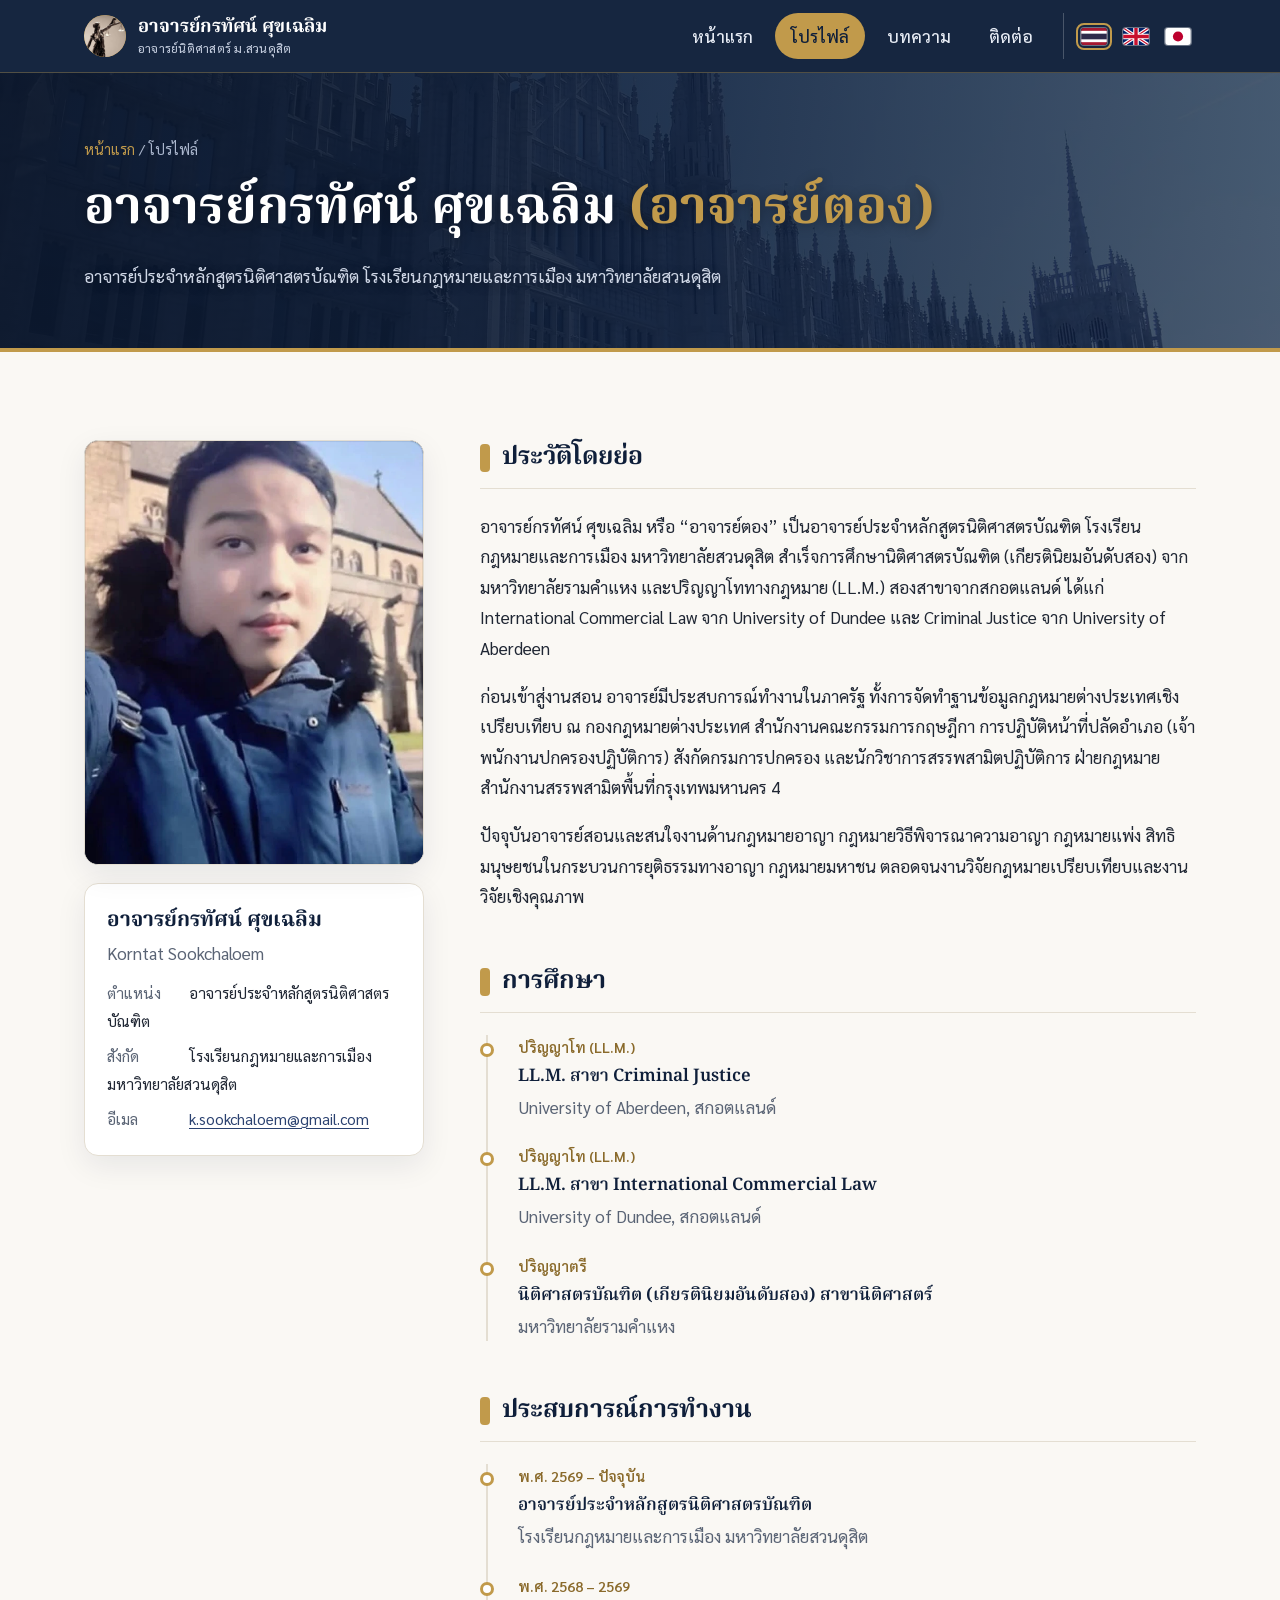
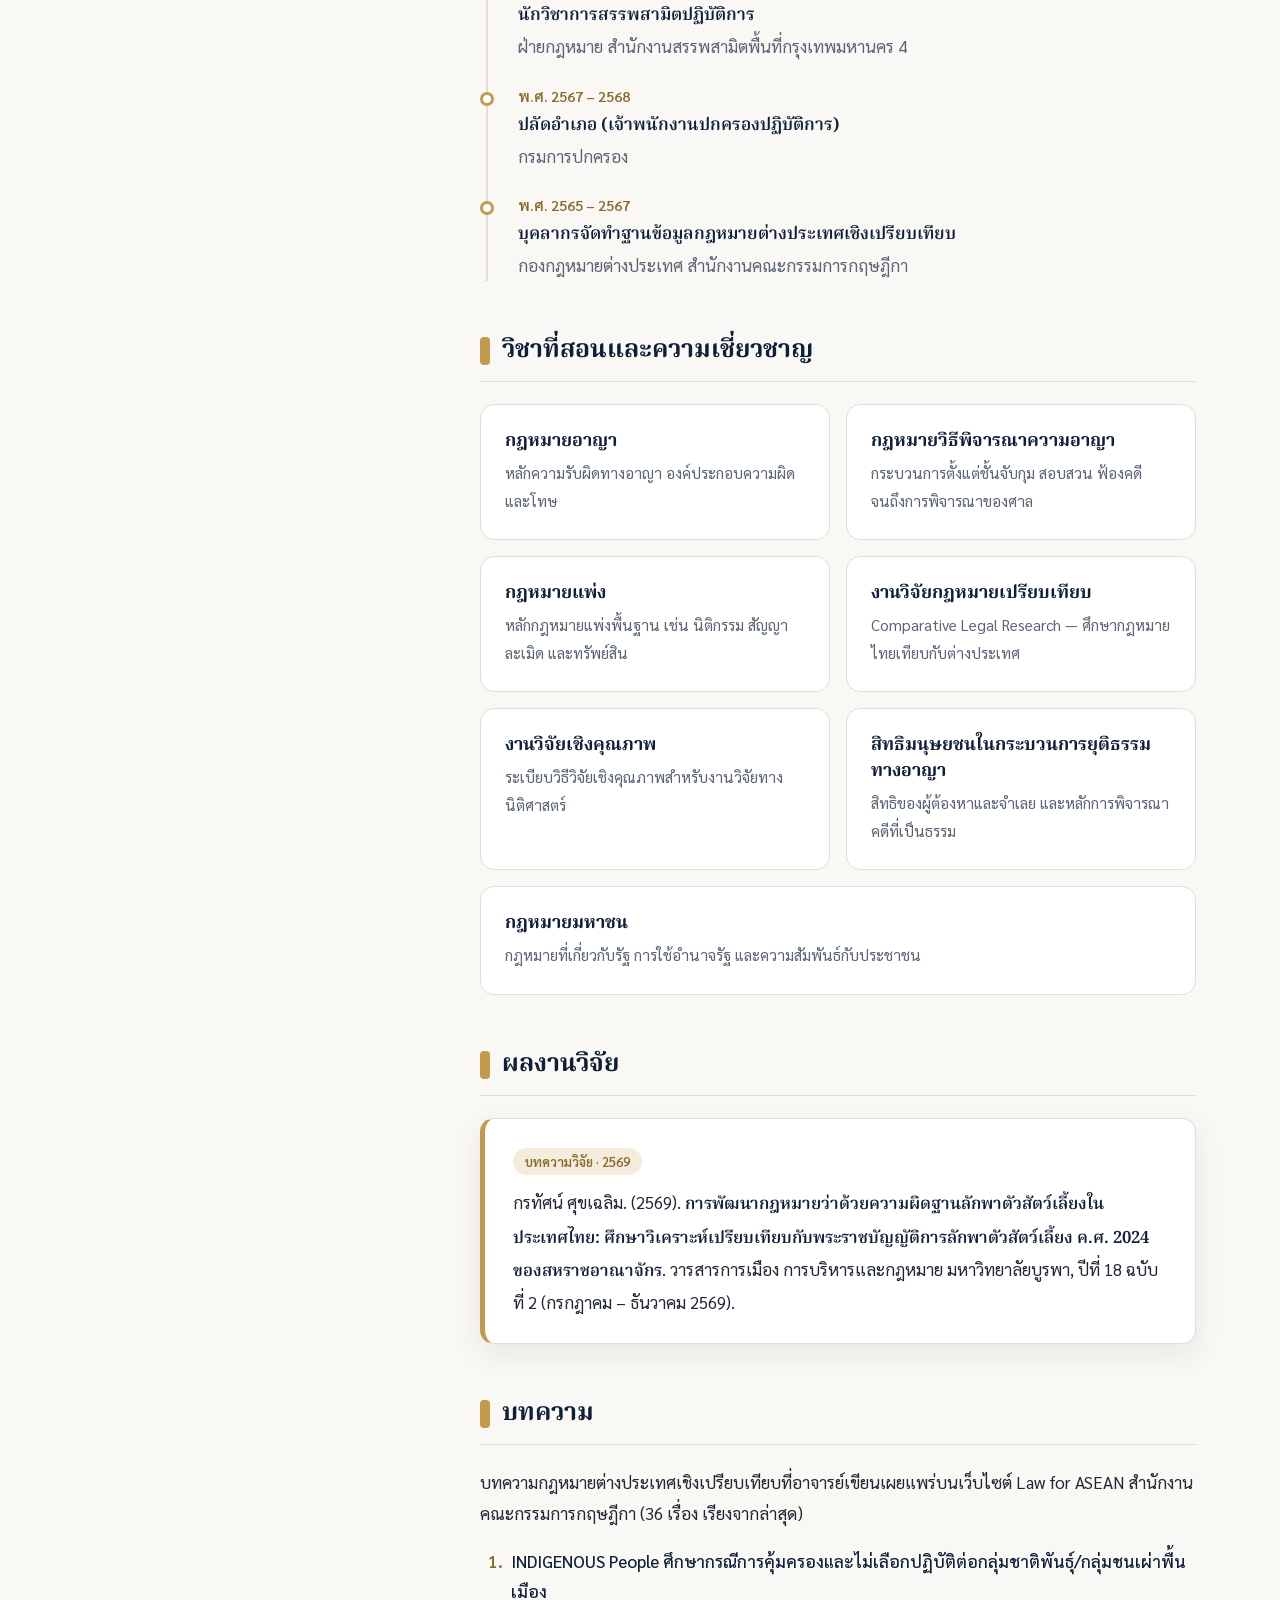
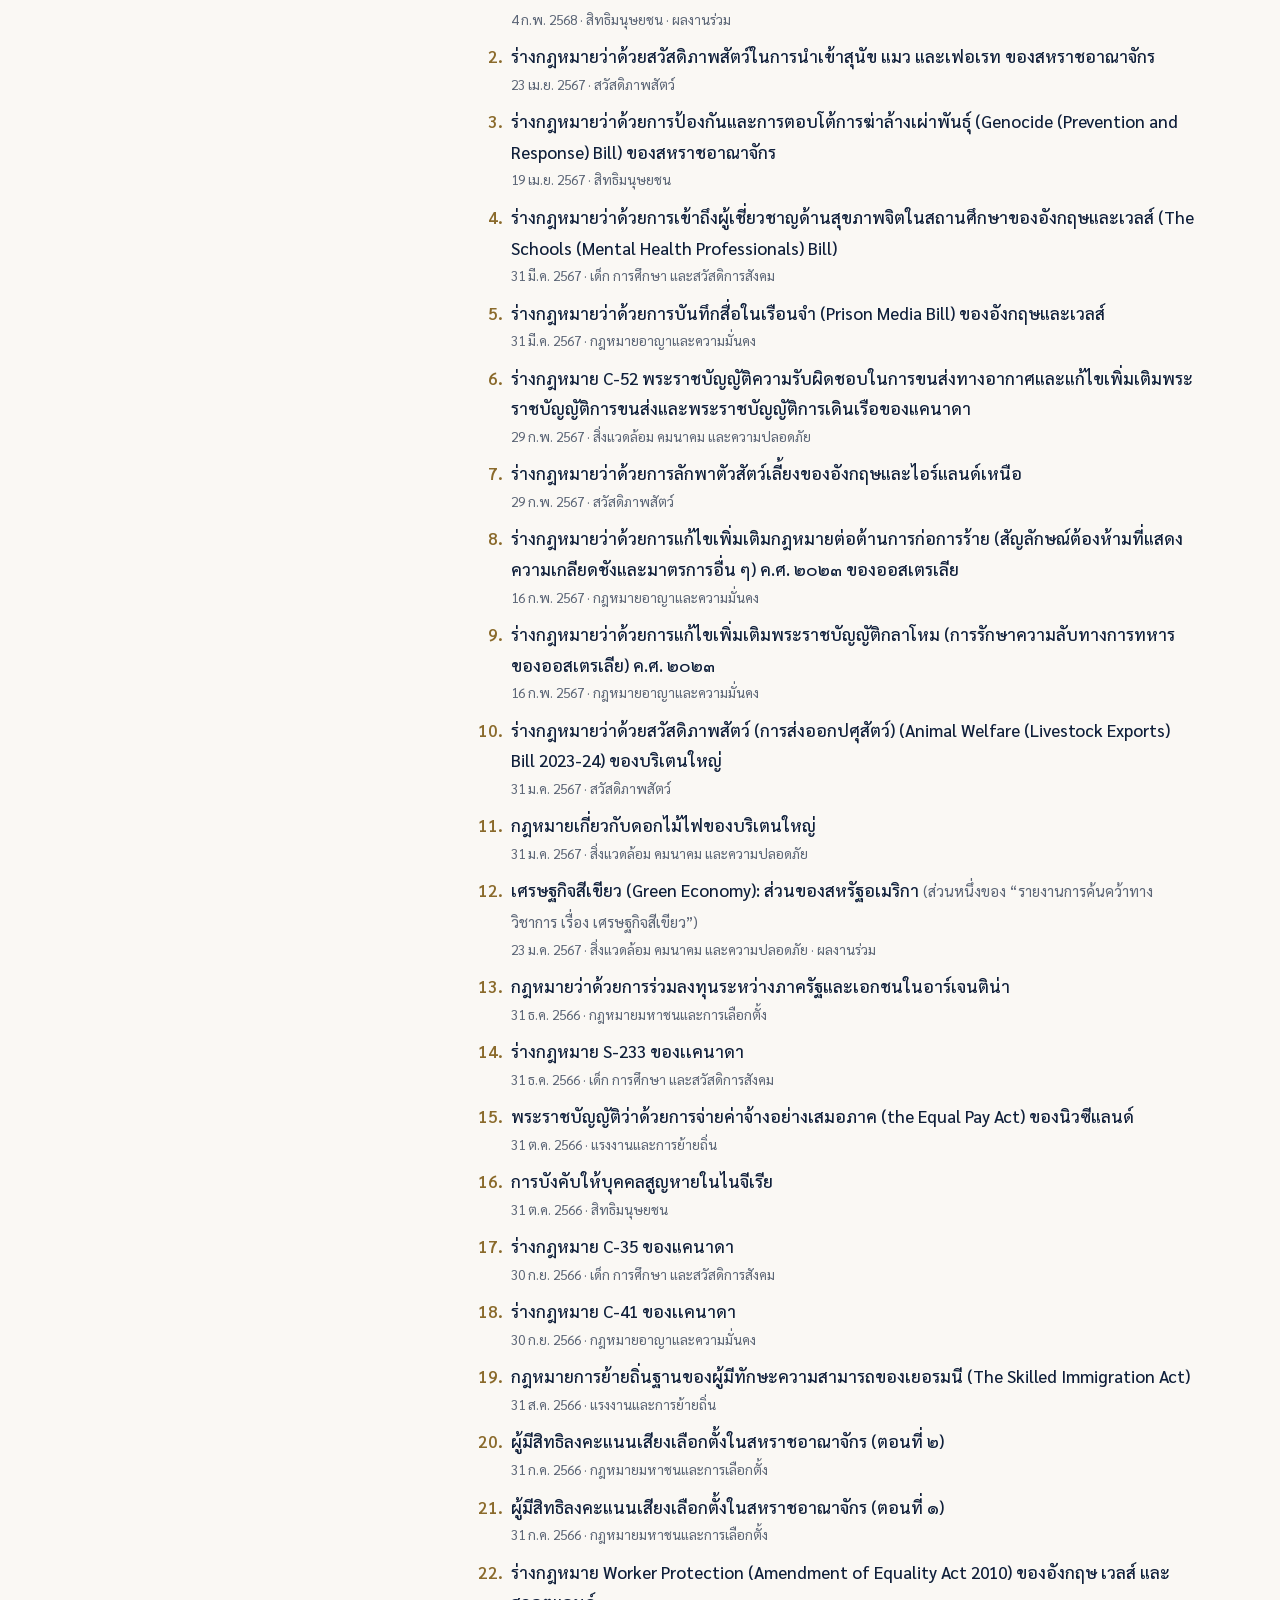
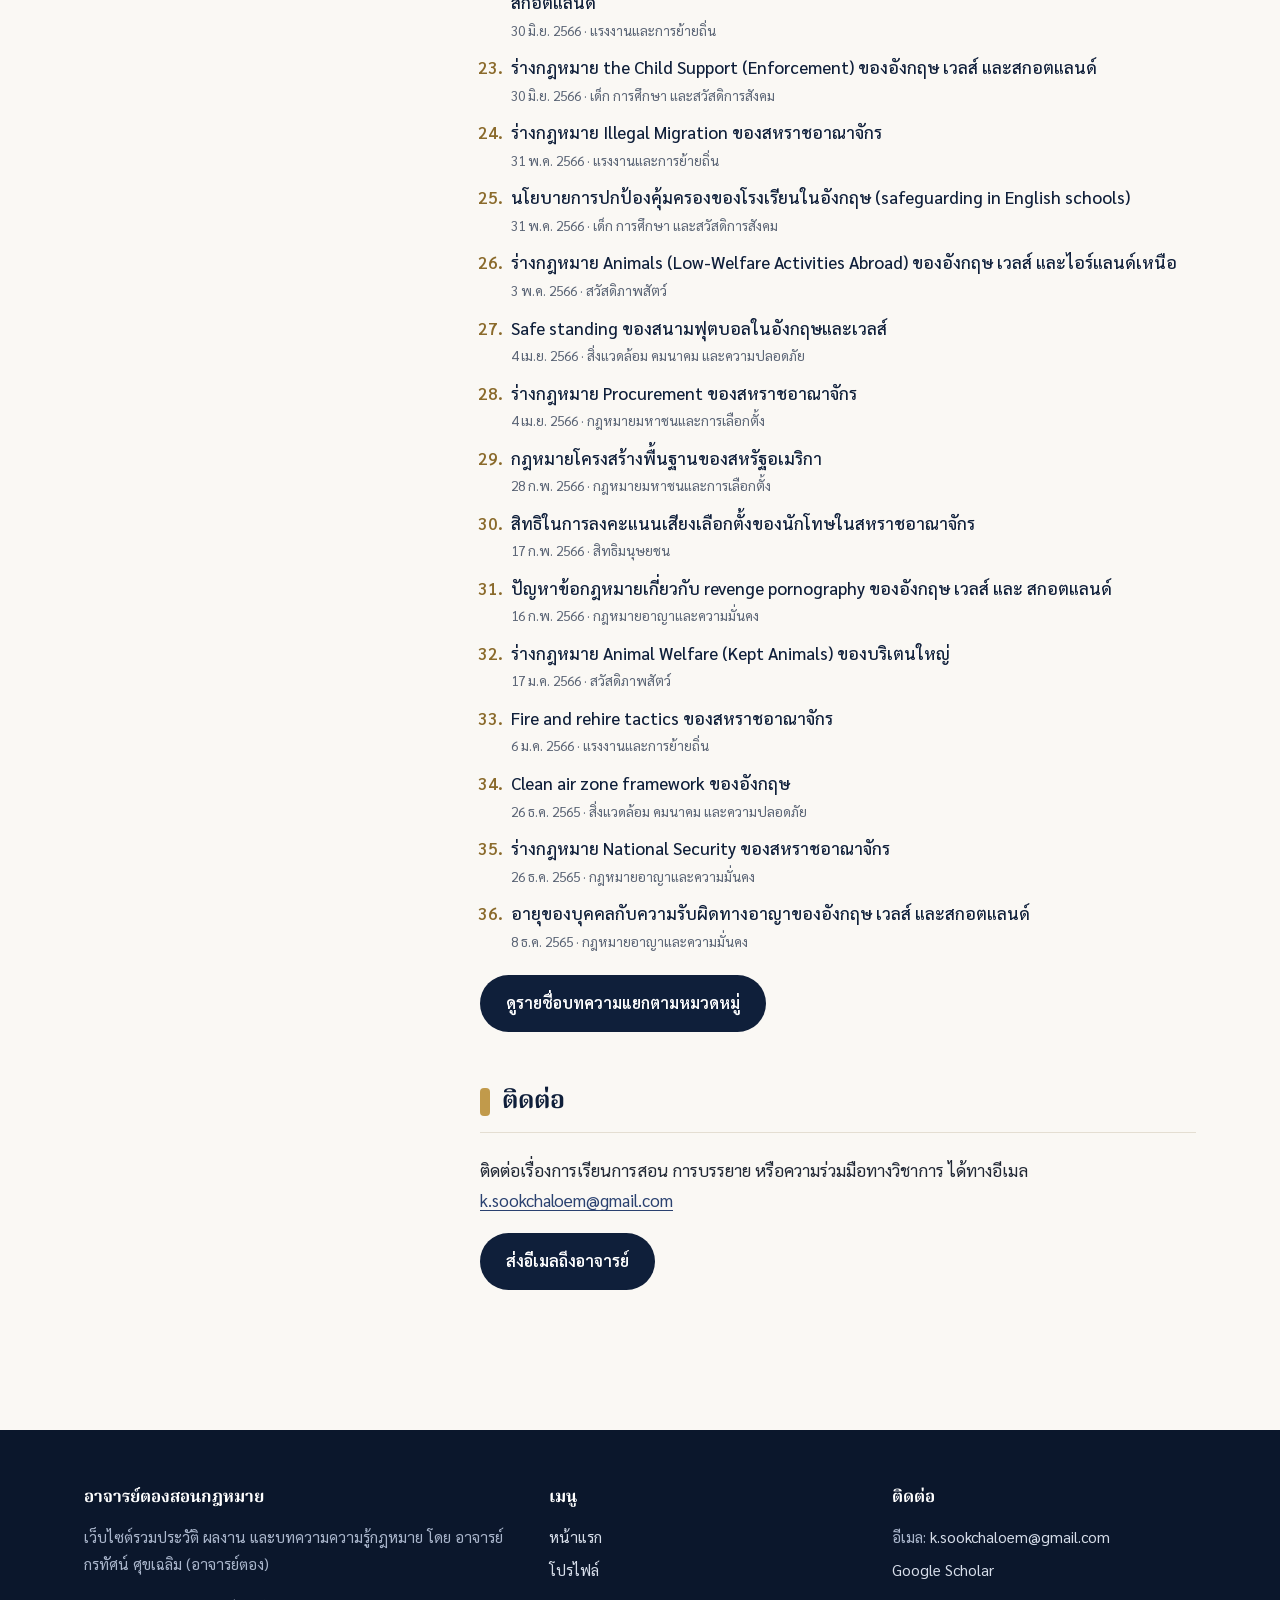
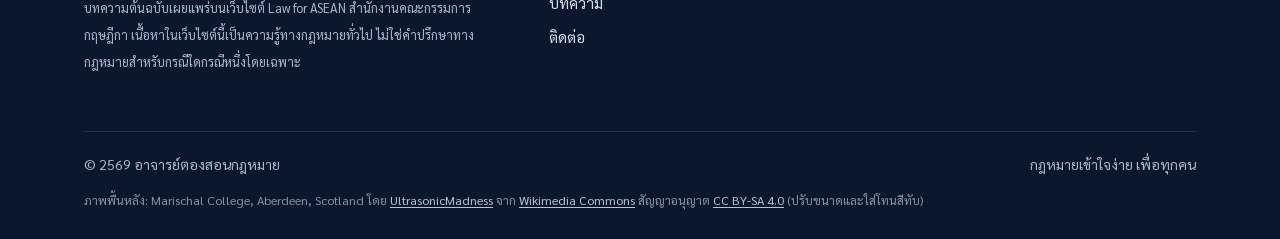
<file: profile.html>
<!DOCTYPE html>
<html lang="th">
<head>
  <meta charset="utf-8">
  <meta name="viewport" content="width=device-width, initial-scale=1">
  <script>try{var l=(location.search.match(/[?&]lang=(en|ja)\b/)||[])[1]||localStorage.getItem("site-lang");if(l==="en"||l==="ja"){document.documentElement.lang=l;document.documentElement.className+=" i18n-wait"}}catch(e){}</script>
  <title>โปรไฟล์ อาจารย์กรทัศน์ ศุขเฉลิม (อาจารย์ตอง) | อาจารย์ตองสอนกฎหมาย</title>
  <meta name="description" content="ประวัติอาจารย์กรทัศน์ ศุขเฉลิม (อาจารย์ตอง) แห่งอาจารย์ตองสอนกฎหมาย การศึกษา LL.M. สองสาขาจากสกอตแลนด์ ประสบการณ์ภาครัฐ วิชาที่สอน และผลงานวิจัย ม.สวนดุสิต">
  <meta name="robots" content="index,follow">
  <link rel="canonical" href="https://korntat.github.io/profile.html">
  <meta property="og:site_name" content="อาจารย์ตองสอนกฎหมาย">
  <meta property="og:locale" content="th_TH">
  <meta property="og:type" content="profile">
  <meta property="og:title" content="โปรไฟล์ อาจารย์กรทัศน์ ศุขเฉลิม (อาจารย์ตอง) | อาจารย์ตองสอนกฎหมาย">
  <meta property="og:description" content="ประวัติอาจารย์กรทัศน์ ศุขเฉลิม (อาจารย์ตอง) แห่งอาจารย์ตองสอนกฎหมาย การศึกษา LL.M. สองสาขาจากสกอตแลนด์ ประสบการณ์ภาครัฐ วิชาที่สอน และผลงานวิจัย ม.สวนดุสิต">
  <meta property="og:url" content="https://korntat.github.io/profile.html">
  <meta property="og:image" content="https://korntat.github.io/assets/ajarn-tong.jpg">
  <meta property="og:image:width" content="640">
  <meta property="og:image:height" content="800">
  <meta property="og:image:alt" content="อาจารย์กรทัศน์ ศุขเฉลิม (อาจารย์ตอง)">
  <meta name="twitter:card" content="summary_large_image">
  <meta name="twitter:title" content="โปรไฟล์ อาจารย์กรทัศน์ ศุขเฉลิม (อาจารย์ตอง) | อาจารย์ตองสอนกฎหมาย">
  <meta name="twitter:description" content="ประวัติอาจารย์กรทัศน์ ศุขเฉลิม (อาจารย์ตอง) แห่งอาจารย์ตองสอนกฎหมาย การศึกษา LL.M. สองสาขาจากสกอตแลนด์ ประสบการณ์ภาครัฐ วิชาที่สอน และผลงานวิจัย ม.สวนดุสิต">
  <meta name="twitter:image" content="https://korntat.github.io/assets/ajarn-tong.jpg">
  <script type="application/ld+json">
{
  "@context": "https://schema.org",
  "@type": "ProfilePage",
  "name": "โปรไฟล์ อาจารย์กรทัศน์ ศุขเฉลิม (อาจารย์ตอง)",
  "url": "https://korntat.github.io/profile.html",
  "inLanguage": "th",
  "dateModified": "2026-09-25",
  "isPartOf": {
    "@type": "WebSite",
    "@id": "https://korntat.github.io/#website",
    "name": "อาจารย์ตองสอนกฎหมาย",
    "url": "https://korntat.github.io/"
  },
  "mainEntity": {
    "@type": "Person",
    "@id": "https://korntat.github.io/#person",
    "name": "กรทัศน์ ศุขเฉลิม",
    "alternateName": [
      "อาจารย์ตอง",
      "Korntat Sookchaloem"
    ],
    "jobTitle": "อาจารย์ประจำหลักสูตรนิติศาสตรบัณฑิต (Law Lecturer)",
    "worksFor": {
      "@type": "CollegeOrUniversity",
      "name": "Suan Dusit University",
      "alternateName": "มหาวิทยาลัยสวนดุสิต",
      "department": {
        "@type": "Organization",
        "name": "โรงเรียนกฎหมายและการเมือง มหาวิทยาลัยสวนดุสิต (School of Law and Politics)"
      }
    },
    "alumniOf": [
      {
        "@type": "CollegeOrUniversity",
        "name": "University of Aberdeen"
      },
      {
        "@type": "CollegeOrUniversity",
        "name": "University of Dundee"
      },
      {
        "@type": "CollegeOrUniversity",
        "name": "มหาวิทยาลัยรามคำแหง (Ramkhamhaeng University)"
      }
    ],
    "knowsAbout": [
      "กฎหมายอาญา",
      "กฎหมายวิธีพิจารณาความอาญา",
      "กฎหมายแพ่ง",
      "กฎหมายมหาชน",
      "กฎหมายเปรียบเทียบ",
      "Criminal law",
      "Criminal procedure",
      "Civil law",
      "Public law",
      "Comparative law"
    ],
    "image": "https://korntat.github.io/assets/ajarn-tong.jpg",
    "email": "mailto:k.sookchaloem@gmail.com",
    "url": "https://korntat.github.io/",
    "sameAs": [
      "https://scholar.google.com/citations?user=x40JFwUAAAAJ"
    ]
  }
}
  </script>
  <meta name="theme-color" content="#0f1f3a">
  <link rel="preconnect" href="https://fonts.googleapis.com">
  <link rel="preconnect" href="https://fonts.gstatic.com" crossorigin>
  <link href="https://fonts.googleapis.com/css2?family=Noto+Serif+Thai:wght@500;600;700&family=Sarabun:wght@300;400;500;600;700&display=swap" rel="stylesheet">
  <link rel="stylesheet" href="css/style.css?v=10">
  <link rel="icon" href="assets/favicon-64.png" type="image/png" sizes="64x64">
  <link rel="apple-touch-icon" href="assets/favicon-192.png">
</head>
<body>
  <a class="skip-link" href="#main">ข้ามไปยังเนื้อหาหลัก</a>
  <header class="site-header">
    <div class="container header-inner">
      <a class="brand" href="index.html" aria-label="อาจารย์กรทัศน์ ศุขเฉลิม หน้าแรก">
        <span class="brand-mark"><img src="assets/themis-icon.jpg" alt="" width="42" height="42"></span>
        <span class="brand-name">อาจารย์กรทัศน์ ศุขเฉลิม<span class="brand-sub">อาจารย์นิติศาสตร์ ม.สวนดุสิต</span></span>
      </a>
      <button class="nav-toggle" type="button" aria-expanded="false" aria-controls="site-nav" aria-label="เปิดเมนู"><svg viewBox="0 0 24 24" fill="none" stroke="currentColor" stroke-width="2" stroke-linecap="round" aria-hidden="true"><path d="M4 7h16M4 12h16M4 17h16"/></svg></button>
      <nav class="site-nav" id="site-nav" aria-label="เมนูหลัก">
        <ul class="nav-list">
          <li><a href="index.html">หน้าแรก</a></li>
          <li><a href="profile.html" aria-current="page">โปรไฟล์</a></li>
          <li><a href="articles.html">บทความ</a></li>
          <li><a href="index.html#contact">ติดต่อ</a></li>
          <li class="lang-li"><div class="lang-switch" role="group" aria-label="ภาษา / Language" data-i18n-skip><button type="button" class="lang-btn" data-lang="th" lang="th" aria-pressed="true" title="ไทย"><svg viewBox="0 0 60 40" aria-hidden="true"><rect width="60" height="40" fill="#a51931"/><rect y="6.67" width="60" height="26.66" fill="#fff"/><rect y="13.33" width="60" height="13.34" fill="#2d2a4a"/></svg><span class="lang-name">ไทย</span></button><button type="button" class="lang-btn" data-lang="en" lang="en" aria-pressed="false" title="English"><svg viewBox="0 0 60 40" aria-hidden="true"><rect width="60" height="40" fill="#012169"/><path d="M0 0l60 40M60 0L0 40" stroke="#fff" stroke-width="8"/><path d="M0 0l60 40M60 0L0 40" stroke="#c8102e" stroke-width="3"/><path d="M30 0v40M0 20h60" stroke="#fff" stroke-width="13"/><path d="M30 0v40M0 20h60" stroke="#c8102e" stroke-width="8"/></svg><span class="lang-name">English</span></button><button type="button" class="lang-btn" data-lang="ja" lang="ja" aria-pressed="false" title="日本語"><svg viewBox="0 0 60 40" aria-hidden="true"><rect width="60" height="40" fill="#fff"/><circle cx="30" cy="20" r="12" fill="#bc002d"/></svg><span class="lang-name">日本語</span></button></div></li>
        </ul>
      </nav>
    </div>
  </header>
  <main id="main">
    <section class="page-hero">
      <div class="container">
        <div class="breadcrumb"><a href="index.html">หน้าแรก</a> / โปรไฟล์</div>
        <h1>อาจารย์กรทัศน์ ศุขเฉลิม <span style="color:var(--gold)">(อาจารย์ตอง)</span></h1>
        <p>อาจารย์ประจำหลักสูตรนิติศาสตรบัณฑิต โรงเรียนกฎหมายและการเมือง มหาวิทยาลัยสวนดุสิต</p>
      </div>
    </section>

    <section class="section">
      <div class="container profile-grid">
        <aside class="profile-aside">
          <picture class="profile-photo"><source srcset="assets/ajarn-tong.webp" type="image/webp"><img src="assets/ajarn-tong.jpg" alt="อาจารย์กรทัศน์ ศุขเฉลิม (อาจารย์ตอง)" width="640" height="800" loading="eager" decoding="async"></picture>
          <div class="profile-card">
            <h2>อาจารย์กรทัศน์ ศุขเฉลิม</h2>
            <p class="role">Korntat Sookchaloem</p>
            <ul>
              <li><span>ตำแหน่ง</span> อาจารย์ประจำหลักสูตรนิติศาสตรบัณฑิต</li>
              <li><span>สังกัด</span> โรงเรียนกฎหมายและการเมือง มหาวิทยาลัยสวนดุสิต</li>
              <li><span>อีเมล</span> <a href="mailto:k.sookchaloem@gmail.com">k.sookchaloem@gmail.com</a></li>
            </ul>
          </div>
        </aside>

        <div>
          <div class="profile-block" id="bio">
            <h2>ประวัติโดยย่อ</h2>
            <p>อาจารย์กรทัศน์ ศุขเฉลิม หรือ “อาจารย์ตอง” เป็นอาจารย์ประจำหลักสูตรนิติศาสตรบัณฑิต โรงเรียนกฎหมายและการเมือง มหาวิทยาลัยสวนดุสิต สำเร็จการศึกษานิติศาสตรบัณฑิต (เกียรตินิยมอันดับสอง) จากมหาวิทยาลัยรามคำแหง และปริญญาโททางกฎหมาย (LL.M.) สองสาขาจากสกอตแลนด์ ได้แก่ International Commercial Law จาก University of Dundee และ Criminal Justice จาก University of Aberdeen</p>
            <p>ก่อนเข้าสู่งานสอน อาจารย์มีประสบการณ์ทำงานในภาครัฐ ทั้งการจัดทำฐานข้อมูลกฎหมายต่างประเทศเชิงเปรียบเทียบ ณ กองกฎหมายต่างประเทศ สำนักงานคณะกรรมการกฤษฎีกา การปฏิบัติหน้าที่ปลัดอำเภอ (เจ้าพนักงานปกครองปฏิบัติการ) สังกัดกรมการปกครอง และนักวิชาการสรรพสามิตปฏิบัติการ ฝ่ายกฎหมาย สำนักงานสรรพสามิตพื้นที่กรุงเทพมหานคร 4</p>
            <p>ปัจจุบันอาจารย์สอนและสนใจงานด้านกฎหมายอาญา กฎหมายวิธีพิจารณาความอาญา กฎหมายแพ่ง สิทธิมนุษยชนในกระบวนการยุติธรรมทางอาญา กฎหมายมหาชน ตลอดจนงานวิจัยกฎหมายเปรียบเทียบและงานวิจัยเชิงคุณภาพ</p>
          </div>

          <div class="profile-block" id="education">
            <h2>การศึกษา</h2>
            <ol class="timeline">
              <li><div class="when">ปริญญาโท (LL.M.)</div><div class="what">LL.M. สาขา Criminal Justice</div><div class="where">University of Aberdeen, สกอตแลนด์</div></li>
              <li><div class="when">ปริญญาโท (LL.M.)</div><div class="what">LL.M. สาขา International Commercial Law</div><div class="where">University of Dundee, สกอตแลนด์</div></li>
              <li><div class="when">ปริญญาตรี</div><div class="what">นิติศาสตรบัณฑิต (เกียรตินิยมอันดับสอง) สาขานิติศาสตร์</div><div class="where">มหาวิทยาลัยรามคำแหง</div></li>
            </ol>
          </div>

          <div class="profile-block" id="experience">
            <h2>ประสบการณ์การทำงาน</h2>
            <ol class="timeline">
              <li><div class="when">พ.ศ. 2569 – ปัจจุบัน</div><div class="what">อาจารย์ประจำหลักสูตรนิติศาสตรบัณฑิต</div><div class="where">โรงเรียนกฎหมายและการเมือง มหาวิทยาลัยสวนดุสิต</div></li>
              <li><div class="when">พ.ศ. 2568 – 2569</div><div class="what">นักวิชาการสรรพสามิตปฏิบัติการ</div><div class="where">ฝ่ายกฎหมาย สำนักงานสรรพสามิตพื้นที่กรุงเทพมหานคร 4</div></li>
              <li><div class="when">พ.ศ. 2567 – 2568</div><div class="what">ปลัดอำเภอ (เจ้าพนักงานปกครองปฏิบัติการ)</div><div class="where">กรมการปกครอง</div></li>
              <li><div class="when">พ.ศ. 2565 – 2567</div><div class="what">บุคลากรจัดทำฐานข้อมูลกฎหมายต่างประเทศเชิงเปรียบเทียบ</div><div class="where">กองกฎหมายต่างประเทศ สำนักงานคณะกรรมการกฤษฎีกา</div></li>
            </ol>
          </div>

          <div class="profile-block" id="expertise">
            <h2>วิชาที่สอนและความเชี่ยวชาญ</h2>
            <div class="expertise">
        <div class="topic"><h3>กฎหมายอาญา</h3><p>หลักความรับผิดทางอาญา องค์ประกอบความผิด และโทษ</p></div>
        <div class="topic"><h3>กฎหมายวิธีพิจารณาความอาญา</h3><p>กระบวนการตั้งแต่ชั้นจับกุม สอบสวน ฟ้องคดี จนถึงการพิจารณาของศาล</p></div>
        <div class="topic"><h3>กฎหมายแพ่ง</h3><p>หลักกฎหมายแพ่งพื้นฐาน เช่น นิติกรรม สัญญา ละเมิด และทรัพย์สิน</p></div>
        <div class="topic"><h3>งานวิจัยกฎหมายเปรียบเทียบ</h3><p>Comparative Legal Research — ศึกษากฎหมายไทยเทียบกับต่างประเทศ</p></div>
        <div class="topic"><h3>งานวิจัยเชิงคุณภาพ</h3><p>ระเบียบวิธีวิจัยเชิงคุณภาพสำหรับงานวิจัยทางนิติศาสตร์</p></div>
        <div class="topic"><h3>สิทธิมนุษยชนในกระบวนการยุติธรรมทางอาญา</h3><p>สิทธิของผู้ต้องหาและจำเลย และหลักการพิจารณาคดีที่เป็นธรรม</p></div>
        <div class="topic"><h3>กฎหมายมหาชน</h3><p>กฎหมายที่เกี่ยวกับรัฐ การใช้อำนาจรัฐ และความสัมพันธ์กับประชาชน</p></div>
            </div>
          </div>

          <div class="profile-block" id="research">
            <h2>ผลงานวิจัย</h2>
            <div class="research-card">
          <span class="badge badge-cat">บทความวิจัย · 2569</span>
          <p class="research-cite">กรทัศน์ ศุขเฉลิม. (2569). <cite>การพัฒนากฎหมายว่าด้วยความผิดฐานลักพาตัวสัตว์เลี้ยงในประเทศไทย: ศึกษาวิเคราะห์เปรียบเทียบกับพระราชบัญญัติการลักพาตัวสัตว์เลี้ยง ค.ศ. 2024 ของสหราชอาณาจักร</cite>. วารสารการเมือง การบริหารและกฎหมาย มหาวิทยาลัยบูรพา, ปีที่ 18 ฉบับที่ 2 (กรกฎาคม – ธันวาคม 2569).</p>
        </div>
          </div>

          <div class="profile-block" id="articles">
            <h2>บทความ</h2>
            <p>บทความกฎหมายต่างประเทศเชิงเปรียบเทียบที่อาจารย์เขียนเผยแพร่บนเว็บไซต์ Law for ASEAN สำนักงานคณะกรรมการกฤษฎีกา (36 เรื่อง เรียงจากล่าสุด)</p>
            <ol class="pub-list">
              <li><span class="pub-title">INDIGENOUS People ศึกษากรณีการคุ้มครองและไม่เลือกปฏิบัติต่อกลุ่มชาติพันธุ์/กลุ่มชนเผ่าพื้นเมือง</span> <span class="pub-meta">4 ก.พ. 2568 · สิทธิมนุษยชน · ผลงานร่วม</span></li>
              <li><span class="pub-title">ร่างกฎหมายว่าด้วยสวัสดิภาพสัตว์ในการนำเข้าสุนัข แมว และเฟอเรท ของสหราชอาณาจักร</span> <span class="pub-meta">23 เม.ย. 2567 · สวัสดิภาพสัตว์</span></li>
              <li><span class="pub-title">ร่างกฎหมายว่าด้วยการป้องกันและการตอบโต้การฆ่าล้างเผ่าพันธุ์ (Genocide (Prevention and Response) Bill) ของสหราชอาณาจักร</span> <span class="pub-meta">19 เม.ย. 2567 · สิทธิมนุษยชน</span></li>
              <li><span class="pub-title">ร่างกฎหมายว่าด้วยการเข้าถึงผู้เชี่ยวชาญด้านสุขภาพจิตในสถานศึกษาของอังกฤษและเวลส์ (The Schools (Mental Health Professionals) Bill)</span> <span class="pub-meta">31 มี.ค. 2567 · เด็ก การศึกษา และสวัสดิการสังคม</span></li>
              <li><span class="pub-title">ร่างกฎหมายว่าด้วยการบันทึกสื่อในเรือนจำ (Prison Media Bill) ของอังกฤษและเวลส์</span> <span class="pub-meta">31 มี.ค. 2567 · กฎหมายอาญาและความมั่นคง</span></li>
              <li><span class="pub-title">ร่างกฎหมาย C-52 พระราชบัญญัติความรับผิดชอบในการขนส่งทางอากาศและแก้ไขเพิ่มเติมพระราชบัญญัติการขนส่งและพระราชบัญญัติการเดินเรือของแคนาดา</span> <span class="pub-meta">29 ก.พ. 2567 · สิ่งแวดล้อม คมนาคม และความปลอดภัย</span></li>
              <li><span class="pub-title">ร่างกฎหมายว่าด้วยการลักพาตัวสัตว์เลี้ยงของอังกฤษและไอร์แลนด์เหนือ</span> <span class="pub-meta">29 ก.พ. 2567 · สวัสดิภาพสัตว์</span></li>
              <li><span class="pub-title">ร่างกฎหมายว่าด้วยการแก้ไขเพิ่มเติมกฎหมายต่อต้านการก่อการร้าย (สัญลักษณ์ต้องห้ามที่แสดงความเกลียดชังและมาตรการอื่น ๆ) ค.ศ. ๒๐๒๓ ของออสเตรเลีย</span> <span class="pub-meta">16 ก.พ. 2567 · กฎหมายอาญาและความมั่นคง</span></li>
              <li><span class="pub-title">ร่างกฎหมายว่าด้วยการแก้ไขเพิ่มเติมพระราชบัญญัติกลาโหม (การรักษาความลับทางการทหารของออสเตรเลีย) ค.ศ. ๒๐๒๓</span> <span class="pub-meta">16 ก.พ. 2567 · กฎหมายอาญาและความมั่นคง</span></li>
              <li><span class="pub-title">ร่างกฎหมายว่าด้วยสวัสดิภาพสัตว์ (การส่งออกปศุสัตว์) (Animal Welfare (Livestock Exports) Bill 2023-24) ของบริเตนใหญ่</span> <span class="pub-meta">31 ม.ค. 2567 · สวัสดิภาพสัตว์</span></li>
              <li><span class="pub-title">กฎหมายเกี่ยวกับดอกไม้ไฟของบริเตนใหญ่</span> <span class="pub-meta">31 ม.ค. 2567 · สิ่งแวดล้อม คมนาคม และความปลอดภัย</span></li>
              <li><span class="pub-title">เศรษฐกิจสีเขียว (Green Economy): ส่วนของสหรัฐอเมริกา</span> <span class="pub-sub">(ส่วนหนึ่งของ “รายงานการค้นคว้าทางวิชาการ เรื่อง เศรษฐกิจสีเขียว”)</span> <span class="pub-meta">23 ม.ค. 2567 · สิ่งแวดล้อม คมนาคม และความปลอดภัย · ผลงานร่วม</span></li>
              <li><span class="pub-title">กฎหมายว่าด้วยการร่วมลงทุนระหว่างภาครัฐและเอกชนในอาร์เจนติน่า</span> <span class="pub-meta">31 ธ.ค. 2566 · กฎหมายมหาชนและการเลือกตั้ง</span></li>
              <li><span class="pub-title">ร่างกฎหมาย S-233 ของเเคนาดา</span> <span class="pub-meta">31 ธ.ค. 2566 · เด็ก การศึกษา และสวัสดิการสังคม</span></li>
              <li><span class="pub-title">พระราชบัญญัติว่าด้วยการจ่ายค่าจ้างอย่างเสมอภาค (the Equal Pay Act) ของนิวซีแลนด์</span> <span class="pub-meta">31 ต.ค. 2566 · แรงงานและการย้ายถิ่น</span></li>
              <li><span class="pub-title">การบังคับให้บุคคลสูญหายในไนจีเรีย</span> <span class="pub-meta">31 ต.ค. 2566 · สิทธิมนุษยชน</span></li>
              <li><span class="pub-title">ร่างกฎหมาย C-35 ของแคนาดา</span> <span class="pub-meta">30 ก.ย. 2566 · เด็ก การศึกษา และสวัสดิการสังคม</span></li>
              <li><span class="pub-title">ร่างกฎหมาย C-41 ของเเคนาดา</span> <span class="pub-meta">30 ก.ย. 2566 · กฎหมายอาญาและความมั่นคง</span></li>
              <li><span class="pub-title">กฎหมายการย้ายถิ่นฐานของผู้มีทักษะความสามารถของเยอรมนี (The Skilled Immigration Act)</span> <span class="pub-meta">31 ส.ค. 2566 · แรงงานและการย้ายถิ่น</span></li>
              <li><span class="pub-title">ผู้มีสิทธิลงคะแนนเสียงเลือกตั้งในสหราชอาณาจักร (ตอนที่ ๒)</span> <span class="pub-meta">31 ก.ค. 2566 · กฎหมายมหาชนและการเลือกตั้ง</span></li>
              <li><span class="pub-title">ผู้มีสิทธิลงคะแนนเสียงเลือกตั้งในสหราชอาณาจักร (ตอนที่ ๑)</span> <span class="pub-meta">31 ก.ค. 2566 · กฎหมายมหาชนและการเลือกตั้ง</span></li>
              <li><span class="pub-title">ร่างกฎหมาย Worker Protection (Amendment of Equality Act 2010) ของอังกฤษ เวลส์ และสกอตแลนด์</span> <span class="pub-meta">30 มิ.ย. 2566 · แรงงานและการย้ายถิ่น</span></li>
              <li><span class="pub-title">ร่างกฎหมาย the Child Support (Enforcement) ของอังกฤษ เวลส์ และสกอตแลนด์</span> <span class="pub-meta">30 มิ.ย. 2566 · เด็ก การศึกษา และสวัสดิการสังคม</span></li>
              <li><span class="pub-title">ร่างกฎหมาย Illegal Migration ของสหราชอาณาจักร</span> <span class="pub-meta">31 พ.ค. 2566 · แรงงานและการย้ายถิ่น</span></li>
              <li><span class="pub-title">นโยบายการปกป้องคุ้มครองของโรงเรียนในอังกฤษ (safeguarding in English schools)</span> <span class="pub-meta">31 พ.ค. 2566 · เด็ก การศึกษา และสวัสดิการสังคม</span></li>
              <li><span class="pub-title">ร่างกฎหมาย Animals (Low-Welfare Activities Abroad) ของอังกฤษ เวลส์ และไอร์แลนด์เหนือ</span> <span class="pub-meta">3 พ.ค. 2566 · สวัสดิภาพสัตว์</span></li>
              <li><span class="pub-title">Safe standing ของสนามฟุตบอลในอังกฤษและเวลส์</span> <span class="pub-meta">4 เม.ย. 2566 · สิ่งแวดล้อม คมนาคม และความปลอดภัย</span></li>
              <li><span class="pub-title">ร่างกฎหมาย Procurement ของสหราชอาณาจักร</span> <span class="pub-meta">4 เม.ย. 2566 · กฎหมายมหาชนและการเลือกตั้ง</span></li>
              <li><span class="pub-title">กฎหมายโครงสร้างพื้นฐานของสหรัฐอเมริกา</span> <span class="pub-meta">28 ก.พ. 2566 · กฎหมายมหาชนและการเลือกตั้ง</span></li>
              <li><span class="pub-title">สิทธิในการลงคะแนนเสียงเลือกตั้งของนักโทษในสหราชอาณาจักร</span> <span class="pub-meta">17 ก.พ. 2566 · สิทธิมนุษยชน</span></li>
              <li><span class="pub-title">ปัญหาข้อกฎหมายเกี่ยวกับ revenge pornography ของอังกฤษ เวลส์ และ สกอตแลนด์</span> <span class="pub-meta">16 ก.พ. 2566 · กฎหมายอาญาและความมั่นคง</span></li>
              <li><span class="pub-title">ร่างกฎหมาย Animal Welfare (Kept Animals) ของบริเตนใหญ่</span> <span class="pub-meta">17 ม.ค. 2566 · สวัสดิภาพสัตว์</span></li>
              <li><span class="pub-title">Fire and rehire tactics ของสหราชอาณาจักร</span> <span class="pub-meta">6 ม.ค. 2566 · แรงงานและการย้ายถิ่น</span></li>
              <li><span class="pub-title">Clean air zone framework ของอังกฤษ</span> <span class="pub-meta">26 ธ.ค. 2565 · สิ่งแวดล้อม คมนาคม และความปลอดภัย</span></li>
              <li><span class="pub-title">ร่างกฎหมาย National Security ของสหราชอาณาจักร</span> <span class="pub-meta">26 ธ.ค. 2565 · กฎหมายอาญาและความมั่นคง</span></li>
              <li><span class="pub-title">อายุของบุคคลกับความรับผิดทางอาญาของอังกฤษ เวลส์ และสกอตแลนด์</span> <span class="pub-meta">8 ธ.ค. 2565 · กฎหมายอาญาและความมั่นคง</span></li>
            </ol>
            <a class="btn btn-ink" href="articles.html">ดูรายชื่อบทความแยกตามหมวดหมู่</a>
          </div>

          <div class="profile-block" id="profile-contact">
            <h2>ติดต่อ</h2>
            <p>ติดต่อเรื่องการเรียนการสอน การบรรยาย หรือความร่วมมือทางวิชาการ ได้ทางอีเมล <a href="mailto:k.sookchaloem@gmail.com">k.sookchaloem@gmail.com</a></p>
            <a class="btn btn-ink" href="mailto:k.sookchaloem@gmail.com">ส่งอีเมลถึงอาจารย์</a>
          </div>
        </div>
      </div>
    </section>
  </main>
  <footer class="site-footer">
    <div class="container">
      <div class="footer-grid">
        <div>
          <h3>อาจารย์ตองสอนกฎหมาย</h3>
          <p>เว็บไซต์รวมประวัติ ผลงาน และบทความความรู้กฎหมาย โดย อาจารย์กรทัศน์ ศุขเฉลิม (อาจารย์ตอง)</p>
          <p><small>บทความต้นฉบับเผยแพร่บนเว็บไซต์ Law for ASEAN สำนักงานคณะกรรมการกฤษฎีกา เนื้อหาในเว็บไซต์นี้เป็นความรู้ทางกฎหมายทั่วไป ไม่ใช่คำปรึกษาทางกฎหมายสำหรับกรณีใดกรณีหนึ่งโดยเฉพาะ</small></p>
        </div>
        <div>
          <h3>เมนู</h3>
          <ul>
            <li><a href="index.html">หน้าแรก</a></li>
            <li><a href="profile.html">โปรไฟล์</a></li>
            <li><a href="articles.html">บทความ</a></li>
            <li><a href="index.html#contact">ติดต่อ</a></li>
          </ul>
        </div>
        <div>
          <h3>ติดต่อ</h3>
          <ul>
            <li>อีเมล: <a href="mailto:k.sookchaloem@gmail.com">k.sookchaloem@gmail.com</a></li>
            <li><a href="https://scholar.google.com/citations?user=x40JFwUAAAAJ" rel="me noopener">Google Scholar</a></li>
          </ul>
        </div>
      </div>
      <div class="footer-bottom">
        <span>© <span id="year">2569</span> อาจารย์ตองสอนกฎหมาย</span>
        <span>กฎหมายเข้าใจง่าย เพื่อทุกคน</span>
      </div>
      <p class="photo-credit">ภาพพื้นหลัง: Marischal College, Aberdeen, Scotland โดย <a href="https://commons.wikimedia.org/wiki/User:UltrasonicMadness" rel="noopener">UltrasonicMadness</a> จาก <a href="https://commons.wikimedia.org/wiki/File:Marischal_College_-_April_2023.jpg" rel="noopener">Wikimedia Commons</a> สัญญาอนุญาต <a href="https://creativecommons.org/licenses/by-sa/4.0/" rel="license noopener">CC BY-SA 4.0</a> (ปรับขนาดและใส่โทนสีทับ)</p>
    </div>
  </footer>
  <script src="js/i18n.js?v=6"></script>
  <script src="js/main.js?v=2"></script>
</body>
</html>
</file>
<file: css/style.css>
/* อาจารย์ตองสอนกฎหมาย — stylesheet */
:root {
  --ink: #0f1f3a;
  --ink-2: #1a2e52;
  --ink-3: #2a4170;
  --gold: #c19a4b;
  --gold-dark: #8a6a2b;
  --gold-soft: #f4ecdc;
  --paper: #faf8f4;
  --white: #ffffff;
  --text: #1f2633;
  --muted: #5a6475;
  --line: #e4ded2;
  --radius: 14px;
  --shadow: 0 10px 30px rgba(15, 31, 58, 0.08);
  --font-body: "Sarabun", "Noto Sans Thai", system-ui, sans-serif;
  --font-head: "Noto Serif Thai", "Sarabun", serif;
  --max: 1160px;
}

*, *::before, *::after { box-sizing: border-box; }
html { scroll-behavior: smooth; -webkit-text-size-adjust: 100%; overflow-x: clip; max-width: 100%; }
body {
  margin: 0;
  font-family: var(--font-body);
  font-size: 1.0625rem;
  line-height: 1.8;
  color: var(--text);
  background: var(--paper);
  overflow-x: hidden;
}
img { max-width: 100%; display: block; }
a { color: var(--ink-3); text-decoration-thickness: 1px; text-underline-offset: 3px; }
a:hover { color: var(--gold-dark); }
h1, h2, h3, h4 { font-family: var(--font-head); color: var(--ink); line-height: 1.45; margin: 0 0 .6em; font-weight: 700; }
h1 { font-size: clamp(2rem, 4.6vw, 3.2rem); }
h2 { font-size: clamp(1.55rem, 3vw, 2.1rem); }
h3 { font-size: 1.25rem; }
p { margin: 0 0 1em; }
:focus-visible { outline: 3px solid var(--gold); outline-offset: 3px; border-radius: 4px; }

.container { width: 100%; max-width: var(--max); margin: 0 auto; padding: 0 24px; }
.skip-link { position: absolute; left: -999px; top: 8px; background: var(--gold); color: var(--ink); padding: 8px 14px; border-radius: 8px; z-index: 100; font-weight: 600; }
.skip-link:focus { left: 12px; }

/* ---------- Header ---------- */
.site-header { position: sticky; top: 0; z-index: 50; background: rgba(15, 31, 58, 0.97); backdrop-filter: blur(6px); border-bottom: 1px solid rgba(193, 154, 75, 0.35); }
.header-inner { display: flex; align-items: center; justify-content: space-between; height: 72px; }
.brand { display: flex; align-items: center; gap: 12px; color: var(--white); text-decoration: none; }
.brand:hover { color: var(--white); }
.brand-mark { width: 42px; height: 42px; border-radius: 50%; background: var(--gold); color: var(--ink); display: grid; place-items: center; flex-shrink: 0; }
.brand-mark svg { width: 24px; height: 24px; }
.brand-name { font-family: var(--font-head); font-weight: 700; font-size: 1.15rem; line-height: 1.3; }
.brand-sub { display: block; font-family: var(--font-body); font-weight: 400; font-size: .78rem; color: #c9d2e3; letter-spacing: .02em; }
.nav-list { list-style: none; display: flex; gap: 6px; margin: 0; padding: 0; }
.nav-list a { display: block; padding: 8px 16px; border-radius: 999px; color: #e6ebf4; text-decoration: none; font-weight: 500; }
.nav-list a:hover { background: rgba(255,255,255,.08); color: var(--white); }
.nav-list a[aria-current="page"] { color: var(--ink); background: var(--gold); }
.nav-toggle { display: none; background: transparent; border: 1px solid rgba(255,255,255,.3); color: var(--white); border-radius: 10px; width: 44px; height: 44px; cursor: pointer; align-items: center; justify-content: center; }
.nav-toggle svg { width: 22px; height: 22px; }

@media (max-width: 820px) {
  .nav-toggle { display: inline-flex; }
  .site-nav { position: absolute; left: 0; right: 0; top: 72px; background: var(--ink); border-bottom: 1px solid rgba(193,154,75,.35); display: none; }
  .site-nav.is-open { display: block; }
  .nav-list { flex-direction: column; padding: 12px 24px 20px; gap: 4px; }
  .nav-list a { border-radius: 10px; padding: 12px 14px; }
  .brand-sub { display: none; }
}

/* ---------- Buttons & badges ---------- */
.btn { display: inline-flex; align-items: center; gap: 8px; padding: 12px 24px; border-radius: 999px; font-weight: 600; text-decoration: none; border: 2px solid transparent; transition: transform .15s ease, background .15s ease; font-family: var(--font-body); font-size: 1rem; cursor: pointer; }
.btn:hover { transform: translateY(-1px); }
.btn-gold { background: var(--gold); color: var(--ink); }
.btn-gold:hover { background: #d0ab5f; color: var(--ink); }
.btn-outline-light { border-color: rgba(255,255,255,.55); color: var(--white); }
.btn-outline-light:hover { background: rgba(255,255,255,.1); color: var(--white); }
.btn-ink { background: var(--ink); color: var(--white); }
.btn-ink:hover { background: var(--ink-2); color: var(--white); }

.badge { display: inline-block; font-size: .8rem; font-weight: 600; padding: 3px 12px; border-radius: 999px; line-height: 1.7; }
.badge-cat { background: var(--gold-soft); color: var(--gold-dark); }
.badge-sample { background: #fff4d6; color: #7a5200; border: 1px dashed #c9971f; }
.notice-sample { display: flex; gap: 10px; align-items: flex-start; background: #fff8e6; border: 1px dashed #c9971f; color: #6b4a00; padding: 12px 16px; border-radius: 12px; font-size: .95rem; }
.notice-sample strong { color: #5a3d00; }
.placeholder { background: #fff4d6; color: #6b4a00; padding: 0 4px; border-radius: 4px; }

/* ---------- Hero ---------- */
.hero { position: relative; background: radial-gradient(1200px 500px at 85% -10%, rgba(193,154,75,.25), transparent 60%), linear-gradient(160deg, var(--ink) 0%, var(--ink-2) 60%, #22386a 100%); color: #e6ebf4; overflow: hidden; }
.hero::after { content: ""; position: absolute; inset: auto 0 0 0; height: 4px; background: linear-gradient(90deg, transparent, var(--gold), transparent); }
.hero-inner { display: grid; grid-template-columns: 1.3fr .9fr; gap: 48px; align-items: center; padding: 96px 24px 104px; }
.hero h1 { color: var(--white); margin-bottom: .35em; }
.hero h1 .accent { color: var(--white); }
.eyebrow { display: inline-block; font-size: .9rem; font-weight: 600; letter-spacing: .06em; color: var(--gold); margin-bottom: 14px; }
.hero-lead { font-size: 1.2rem; color: #cfd7e6; max-width: 38em; }
.hero-actions { display: flex; flex-wrap: wrap; gap: 14px; margin-top: 28px; }
.hero-art { justify-self: center; width: min(340px, 100%); aspect-ratio: 1; border-radius: 50%; background: rgba(255,255,255,.04); border: 1px solid rgba(193,154,75,.4); display: grid; place-items: center; box-shadow: inset 0 0 0 18px rgba(255,255,255,.02); }
.hero-art svg { width: 58%; height: auto; color: var(--gold); }

.page-hero { background: linear-gradient(160deg, var(--ink) 0%, var(--ink-2) 100%); color: #cfd7e6; padding: 64px 0 56px; border-bottom: 4px solid var(--gold); }
.page-hero h1 { color: var(--white); margin-bottom: .25em; }
.page-hero p { max-width: 42em; margin: 0; font-size: 1.1rem; }
.breadcrumb { font-size: .9rem; margin-bottom: 10px; color: #aab6cc; }
.breadcrumb a { color: var(--gold); text-decoration: none; }

/* ---------- Sections ---------- */
.section { padding: 88px 0; }
.section-alt { background: var(--white); border-top: 1px solid var(--line); border-bottom: 1px solid var(--line); }
.section-head { display: flex; justify-content: space-between; align-items: flex-end; gap: 20px; margin-bottom: 36px; flex-wrap: wrap; }
.section-head p { color: var(--muted); margin: 0; max-width: 40em; }
.section-head h2 { margin-bottom: .2em; }
.kicker { display: block; color: var(--gold-dark); font-weight: 600; font-size: .9rem; letter-spacing: .06em; margin-bottom: 4px; }

/* Intro */
.intro-grid { display: grid; grid-template-columns: 320px 1fr; gap: 56px; align-items: start; }
.photo-placeholder { aspect-ratio: 4 / 5; border-radius: var(--radius); background: repeating-linear-gradient(45deg, #eef1f6, #eef1f6 12px, #e6eaf1 12px, #e6eaf1 24px); border: 2px dashed #a9b4c7; display: flex; flex-direction: column; align-items: center; justify-content: center; gap: 10px; color: #56627a; text-align: center; padding: 20px; }
.photo-placeholder svg { width: 88px; height: 88px; color: #9aa6bb; }
.photo-placeholder span { font-weight: 600; font-size: .95rem; }
.highlights { display: grid; grid-template-columns: repeat(3, 1fr); gap: 16px; margin: 26px 0 30px; }
.highlight { background: var(--paper); border: 1px solid var(--line); border-radius: 12px; padding: 16px; }
.highlight strong { display: block; font-family: var(--font-head); color: var(--ink); font-size: 1.05rem; }
.highlight span { color: var(--muted); font-size: .92rem; }

/* Topics */
.topics { display: grid; grid-template-columns: repeat(4, 1fr); gap: 20px; }
.topic { background: var(--white); border: 1px solid var(--line); border-radius: var(--radius); padding: 24px; box-shadow: var(--shadow); }
.topic .icon { width: 46px; height: 46px; border-radius: 12px; background: var(--ink); color: var(--gold); display: grid; place-items: center; margin-bottom: 14px; }
.topic .icon svg { width: 24px; height: 24px; }
.topic h3 { font-size: 1.12rem; margin-bottom: .3em; }
.topic p { color: var(--muted); font-size: .95rem; margin: 0; }

/* Article cards */
.cards { display: grid; grid-template-columns: repeat(3, 1fr); gap: 24px; }
.card { display: flex; flex-direction: column; background: var(--white); border: 1px solid var(--line); border-radius: var(--radius); overflow: hidden; box-shadow: var(--shadow); transition: transform .18s ease, box-shadow .18s ease; }
.card:hover { transform: translateY(-3px); box-shadow: 0 16px 40px rgba(15,31,58,.12); }
.card-top { height: 8px; background: linear-gradient(90deg, var(--ink), var(--ink-3)); }
.card[data-category="civil"] .card-top { background: linear-gradient(90deg, var(--ink), var(--gold)); }
.card[data-category="family"] .card-top { background: linear-gradient(90deg, var(--gold-dark), var(--gold)); }
.card-body { padding: 24px; display: flex; flex-direction: column; flex: 1; }
.card-meta { display: flex; flex-wrap: wrap; gap: 8px; align-items: center; margin-bottom: 12px; font-size: .88rem; color: var(--muted); }
.card h2, .card h3 { font-size: 1.2rem; margin-bottom: .45em; }
.card h2 a, .card h3 a { color: var(--ink); text-decoration: none; }
.card h2 a:hover, .card h3 a:hover { color: var(--gold-dark); }
.card[hidden] { display: none; }
.card p { color: var(--muted); font-size: .98rem; flex: 1; }
.read-more { font-weight: 600; text-decoration: none; color: var(--ink-3); }
.read-more::after { content: " →"; }

/* Filter */
.filter-bar { display: flex; flex-wrap: wrap; gap: 10px; margin-bottom: 32px; }
.filter-btn { font-family: var(--font-body); font-size: .98rem; font-weight: 500; padding: 8px 18px; border-radius: 999px; border: 1px solid var(--line); background: var(--white); color: var(--ink); cursor: pointer; }
.filter-btn:hover { border-color: var(--gold); }
.filter-btn[aria-pressed="true"] { background: var(--ink); color: var(--white); border-color: var(--ink); }
.empty-state { display: none; color: var(--muted); padding: 24px 0; }

/* CTA / Contact */
.cta { background: linear-gradient(150deg, var(--ink) 0%, var(--ink-2) 100%); color: #cfd7e6; border-radius: 22px; padding: 56px; display: grid; grid-template-columns: 1.2fr 1fr; gap: 40px; align-items: center; position: relative; overflow: hidden; }
.cta::before { content: ""; position: absolute; width: 380px; height: 380px; border-radius: 50%; border: 1px solid rgba(193,154,75,.35); left: -160px; bottom: -220px; pointer-events: none; }
.cta h2 { color: var(--white); }
.contact-list { list-style: none; padding: 0; margin: 0; display: grid; gap: 12px; position: relative; }
.contact-list li { display: flex; gap: 14px; align-items: center; background: rgba(255,255,255,.06); border: 1px solid rgba(255,255,255,.12); padding: 14px 18px; border-radius: 12px; }
.contact-list .label { color: var(--gold); font-weight: 600; min-width: 92px; }
.contact-list .value { color: var(--white); word-break: break-word; }

/* Profile */
.profile-grid { display: grid; grid-template-columns: 340px 1fr; gap: 56px; align-items: start; }
.profile-aside { position: sticky; top: 96px; display: grid; gap: 18px; }
.profile-card { background: var(--white); border: 1px solid var(--line); border-radius: var(--radius); padding: 22px; box-shadow: var(--shadow); }
.profile-card h2 { font-size: 1.3rem; margin-bottom: .1em; }
.profile-card .role { color: var(--muted); margin-bottom: 12px; }
.profile-card ul { list-style: none; padding: 0; margin: 0; display: grid; gap: 8px; font-size: .95rem; }
.profile-card li span { color: var(--muted); display: inline-block; min-width: 78px; }
.profile-block { margin-bottom: 52px; }
.profile-block > h2 { display: flex; align-items: center; gap: 12px; font-size: 1.55rem; padding-bottom: 12px; border-bottom: 1px solid var(--line); margin-bottom: 22px; }
.profile-block > h2::before { content: ""; width: 10px; height: 28px; background: var(--gold); border-radius: 4px; }
.timeline { list-style: none; padding: 0; margin: 0; position: relative; }
.timeline li { position: relative; padding: 0 0 22px 30px; border-left: 2px solid var(--line); margin-left: 6px; }
.timeline li:last-child { padding-bottom: 0; }
.timeline li::before { content: ""; position: absolute; left: -8px; top: 8px; width: 14px; height: 14px; border-radius: 50%; background: var(--white); border: 3px solid var(--gold); }
.timeline .when { font-size: .9rem; color: var(--gold-dark); font-weight: 600; }
.timeline .what { font-family: var(--font-head); font-weight: 600; color: var(--ink); font-size: 1.08rem; }
.timeline .where { color: var(--muted); }
.expertise { display: grid; grid-template-columns: repeat(2, 1fr); gap: 16px; }
.expertise .topic { box-shadow: none; }
.courses { display: grid; gap: 14px; }
.course { display: flex; justify-content: space-between; gap: 16px; align-items: center; background: var(--white); border: 1px solid var(--line); border-radius: 12px; padding: 16px 20px; flex-wrap: wrap; }
.course strong { font-family: var(--font-head); color: var(--ink); }
.course span { color: var(--muted); font-size: .95rem; }

/* Article page */
.article-hero .meta { display: flex; flex-wrap: wrap; gap: 10px 18px; align-items: center; margin-top: 16px; font-size: .95rem; color: #c3cde0; }
.article-hero .badge-cat { background: rgba(193,154,75,.2); color: #f0d9a8; }
.article-layout { max-width: 760px; margin: 0 auto; padding: 56px 24px 80px; }
.article-body { font-size: 1.12rem; line-height: 1.95; }
.article-body h2 { font-size: 1.5rem; margin-top: 1.8em; }
.article-body h3 { margin-top: 1.4em; }
.article-body ul, .article-body ol { padding-left: 1.4em; margin: 0 0 1.2em; }
.article-body li { margin-bottom: .4em; }
.article-body blockquote { margin: 1.6em 0; padding: 18px 22px; background: var(--white); border-left: 4px solid var(--gold); border-radius: 0 12px 12px 0; color: var(--ink-2); box-shadow: var(--shadow); }
.article-body blockquote p:last-child { margin: 0; }
.disclaimer { margin-top: 44px; padding: 18px 20px; background: #eef2f8; border-radius: 12px; font-size: .95rem; color: #3b4658; }
.back-link { display: inline-flex; margin-top: 32px; font-weight: 600; text-decoration: none; }
.back-link::before { content: "← "; white-space: pre; }
.author-box { display: flex; gap: 16px; align-items: center; margin-top: 36px; padding: 20px; border: 1px solid var(--line); border-radius: 14px; background: var(--white); }
.author-box .avatar { width: 56px; height: 56px; border-radius: 50%; background: var(--ink); color: var(--gold); display: grid; place-items: center; font-family: var(--font-head); font-weight: 700; font-size: 1.3rem; flex-shrink: 0; }
.author-box p { margin: 0; color: var(--muted); font-size: .95rem; }

/* ---------- Footer ---------- */
.site-footer { background: #0b172c; color: #aab6cc; padding: 56px 0 28px; font-size: .95rem; }
.footer-grid { display: grid; grid-template-columns: 1.4fr 1fr 1fr; gap: 40px; }
.site-footer h3 { color: var(--white); font-size: 1.05rem; margin-bottom: .8em; }
.site-footer a { color: #d7deea; text-decoration: none; }
.site-footer a:hover { color: var(--gold); }
.site-footer ul { list-style: none; padding: 0; margin: 0; display: grid; gap: 6px; }
.footer-bottom { border-top: 1px solid rgba(255,255,255,.1); margin-top: 40px; padding-top: 20px; display: flex; justify-content: space-between; gap: 16px; flex-wrap: wrap; font-size: .88rem; }

/* ---------- Responsive ---------- */
@media (max-width: 1020px) {
  .topics { grid-template-columns: repeat(2, 1fr); }
  .cards { grid-template-columns: repeat(2, 1fr); }
  .profile-grid { grid-template-columns: 280px 1fr; gap: 36px; }
}
@media (max-width: 820px) {
  .hero-inner { grid-template-columns: 1fr; padding: 64px 24px 72px; gap: 32px; }
  .hero-art { display: none; }
  .intro-grid { grid-template-columns: 1fr; gap: 32px; }
  .intro-grid .photo-placeholder { max-width: 280px; }
  .cta { grid-template-columns: 1fr; padding: 36px 26px; }
  .profile-grid { grid-template-columns: 1fr; }
  .profile-aside { position: static; }
  .profile-aside .photo-placeholder { max-width: 300px; }
  .footer-grid { grid-template-columns: 1fr; gap: 28px; }
  .section { padding: 64px 0; }
}
@media (max-width: 600px) {
  body { font-size: 1rem; }
  .container { padding: 0 18px; }
  .hero-inner { padding: 56px 18px 64px; }
  .intro-grid .photo-placeholder, .profile-aside .photo-placeholder { max-width: 220px; }
  .cards, .topics, .expertise { grid-template-columns: 1fr; }
  .highlights { grid-template-columns: 1fr; }
  .hero-lead { font-size: 1.08rem; }
  .contact-list li { flex-direction: column; align-items: flex-start; gap: 2px; }
  .article-layout { padding: 40px 18px 64px; }
  .article-body { font-size: 1.05rem; }
}
@media (prefers-reduced-motion: reduce) { * { transition: none !important; scroll-behavior: auto !important; } }

/* Research + 6-topic grid */
.topics-6 { grid-template-columns: repeat(3, 1fr); }
.research-card { background: var(--white); border: 1px solid var(--line); border-left: 5px solid var(--gold); border-radius: var(--radius); padding: 26px 28px; box-shadow: var(--shadow); }
.section-alt .research-card { background: var(--paper); }
.research-cite { margin: 12px 0 0; font-size: 1.05rem; color: var(--text); }
.research-cite cite { font-style: normal; font-weight: 600; color: var(--ink); font-family: var(--font-head); }
@media (max-width: 1020px) { .topics-6 { grid-template-columns: repeat(2, 1fr); } }
@media (max-width: 600px) { .topics-6 { grid-template-columns: 1fr; } .research-card { padding: 20px; } }

/* ---------- Aberdeen photo backgrounds (v2) ---------- */
.hero {
  background:
    linear-gradient(90deg, rgba(11,23,44,.94) 0%, rgba(15,31,58,.86) 45%, rgba(15,31,58,.62) 100%),
    radial-gradient(1000px 500px at 85% -10%, rgba(193,154,75,.22), transparent 60%),
    url("../assets/aberdeen-marischal-college.webp") center 38% / cover no-repeat,
    var(--ink);
}
.hero-art { background: rgba(11,23,44,.55); backdrop-filter: blur(2px); }
.page-hero {
  background:
    linear-gradient(90deg, rgba(11,23,44,.95) 0%, rgba(15,31,58,.88) 55%, rgba(15,31,58,.72) 100%),
    url("../assets/aberdeen-marischal-college.webp") center 30% / cover no-repeat,
    var(--ink);
}
.hero h1, .page-hero h1, .hero-lead, .page-hero p { text-shadow: 0 2px 12px rgba(0,0,0,.35); }
@media (max-width: 820px) {
  .hero { background: linear-gradient(180deg, rgba(11,23,44,.9) 0%, rgba(15,31,58,.88) 100%), url("../assets/aberdeen-marischal-college.webp") 30% center / cover no-repeat, var(--ink); }
  .page-hero { background: linear-gradient(180deg, rgba(11,23,44,.92) 0%, rgba(15,31,58,.9) 100%), url("../assets/aberdeen-marischal-college.webp") 30% center / cover no-repeat, var(--ink); }
}
.photo-credit { margin: 14px 0 0; font-size: .78rem; color: #8592aa; line-height: 1.6; }
.photo-credit a { color: #b7c2d6; text-decoration: underline; text-underline-offset: 2px; }

/* 7 subject cards: 4 + 3 centered on desktop */
.topics-7 { display: flex; flex-wrap: wrap; justify-content: center; gap: 20px; }
.topics-7 .topic { flex: 0 1 calc((100% - 60px) / 4); }
@media (max-width: 1020px) { .topics-7 .topic { flex-basis: calc((100% - 20px) / 2); } }
@media (max-width: 600px) { .topics-7 .topic { flex-basis: 100%; } }
/* profile: 2 columns, last odd card spans full width */
.expertise .topic:last-child:nth-child(odd) { grid-column: 1 / -1; }

/* Profile photo (v3) */
.profile-photo { display: block; aspect-ratio: 4 / 5; border-radius: var(--radius); overflow: hidden; background: var(--ink); box-shadow: var(--shadow); border: 1px solid var(--line); position: relative; }
.profile-photo::after { content: ""; position: absolute; inset: 0; border-radius: inherit; box-shadow: inset 0 0 0 1px rgba(15,31,58,.08); pointer-events: none; }
.profile-photo img { width: 100%; height: 100%; object-fit: cover; object-position: 50% 20%; }
@media (max-width: 820px) { .intro-grid .profile-photo { max-width: 280px; } .profile-aside .profile-photo { max-width: 300px; } }
@media (max-width: 600px) { .intro-grid .profile-photo, .profile-aside .profile-photo { max-width: 240px; } }

/* ---------- Law for ASEAN articles (v4) ---------- */
.badge-src { background: #e8eef8; color: var(--ink-2); border: 1px solid #c9d5ea; }
.badge-co { background: #eef6ee; color: #2d5a2d; border: 1px solid #c3dcc3; }
.btn-sm { padding: 8px 16px; font-size: .92rem; align-self: flex-start; margin-top: 4px; }
.card .card-meta time { font-weight: 600; color: var(--ink-3); }
.card p { font-size: .96rem; }
.filter-btn .count { display: inline-block; min-width: 1.6em; padding: 0 6px; margin-left: 4px; border-radius: 999px; background: var(--gold-soft); color: var(--gold-dark); font-size: .8rem; font-weight: 600; line-height: 1.6; }
.filter-btn[aria-pressed="true"] .count { background: rgba(255,255,255,.18); color: var(--white); }
.articles-intro { max-width: 58em; margin-bottom: 26px; color: var(--muted); font-size: 1.05rem; }
.articles-intro p { margin: 0; }
.source-note { margin-top: 36px; font-size: .88rem; color: var(--muted); border-top: 1px solid var(--line); padding-top: 16px; }
.pub-list { margin: 0 0 22px; padding-left: 1.6em; display: grid; gap: 10px; }
.pub-list li { padding-left: 4px; }
.pub-list li::marker { color: var(--gold-dark); font-weight: 600; }
.pub-list a { color: var(--ink); font-weight: 500; text-decoration: none; }
.pub-list a:hover { color: var(--gold-dark); text-decoration: underline; }
.pub-meta { display: block; font-size: .85rem; color: var(--muted); }
.card h2 a, .card h3 a { overflow-wrap: anywhere; }
@media (max-width: 600px) {
  .filter-bar { flex-wrap: nowrap; overflow-x: auto; margin-left: -18px; margin-right: -18px; padding: 2px 18px 8px; scrollbar-width: thin; -webkit-overflow-scrolling: touch; }
  .filter-btn { flex: 0 0 auto; white-space: nowrap; }
}

.pub-list .pub-sub{font-size:.88em;color:var(--muted,#5b6472)}
.pub-list .pub-title { color: var(--ink); font-weight: 500; }

/* ---------- v6: titles-only article list (no summaries, no outbound links) ---------- */
.title-list { list-style: none; margin: 0; padding: 0; counter-reset: lfa; background: var(--white); border: 1px solid var(--line); border-radius: var(--radius); box-shadow: var(--shadow); overflow: hidden; }
.section-alt .title-list { background: var(--paper); }
.title-item { counter-increment: lfa; display: grid; grid-template-columns: 2.5rem minmax(0, 1fr); column-gap: 18px; align-items: start; padding: 16px 26px; border-top: 1px solid var(--line); margin-top: -1px; transition: background .15s ease; }
.title-item:hover { background: #fdfbf6; }
.section-alt .title-item:hover { background: var(--white); }
.title-item[hidden] { display: none; }
.title-item::before { content: counter(lfa); grid-column: 1; grid-row: 1 / span 3; width: 2.5rem; height: 2.5rem; border-radius: 50%; display: grid; place-items: center; background: var(--gold-soft); color: var(--gold-dark); font-family: var(--font-head); font-weight: 700; font-size: 1rem; line-height: 1; margin-top: 2px; }
.title-item > * { grid-column: 2; }
.title-item-name { font-family: var(--font-head); font-size: 1.1rem; font-weight: 600; color: var(--ink); line-height: 1.6; margin: 0; overflow-wrap: anywhere; }
.title-item-sub { margin: 2px 0 0; font-size: .92rem; color: var(--muted); line-height: 1.55; }
.title-item-meta { display: flex; flex-wrap: wrap; align-items: center; gap: 4px 8px; margin: 4px 0 0; font-size: .88rem; color: var(--muted); line-height: 1.6; }
.title-item-meta time { font-weight: 600; color: var(--ink-3); }
.title-item-meta .sep { color: var(--gold); }
.title-item-meta .badge { font-size: .74rem; padding: 0 9px; line-height: 1.75; }
@media (max-width: 600px) {
  .title-item { grid-template-columns: 2rem minmax(0, 1fr); column-gap: 12px; padding: 14px 16px; }
  .title-item::before { width: 2rem; height: 2rem; font-size: .88rem; }
  .title-item-name { font-size: 1.02rem; }
}
.photo-label { font-family: var(--font-head); color: var(--ink); font-weight: 600; margin: 0 0 10px; }
.llm-photos { display: grid; grid-template-columns: 1fr 1fr; gap: 16px; margin: 0 0 26px; }
.llm-three { grid-template-columns: repeat(3, 1fr); }
.gov-photos { grid-template-columns: repeat(3, 1fr); }
.teach-photos { grid-template-columns: 1fr; max-width: 640px; }
.teach-photos img { aspect-ratio: 16 / 10; }
.gov-photos img { aspect-ratio: 3 / 4; object-position: center 20%; }
.llm-photos figure { margin: 0; }
.llm-photos img { display: block; width: 100%; aspect-ratio: 4 / 3; object-fit: cover; object-position: center 30%; border-radius: var(--radius); border: 1px solid var(--line); }
@media (max-width: 600px) { .llm-photos { grid-template-columns: 1fr; } .gov-photos { grid-template-columns: repeat(3, 1fr); gap: 8px; } }

.brand-name{white-space:nowrap}
@media (max-width:400px){.brand-name{font-size:1rem}}
.gov-photos { margin-bottom: 14px; }
.photo-caption { color: var(--muted, #666); font-size: .92rem; margin: 0 0 8px; }
.thanyaburi-photos { grid-template-columns: 1fr 1fr; gap: 12px; }
.thanyaburi-photos img { aspect-ratio: 4 / 3; object-position: center 35%; }
@media (max-width: 600px) { .thanyaburi-photos { grid-template-columns: 1fr 1fr; gap: 8px; } }
.llm-photos figcaption.photo-caption { margin: 6px 0 0; font-size: .85rem; line-height: 1.45; }
.photo-caption .nw { white-space: nowrap; }
.thanyaburi-photos figure.wide { grid-column: 1 / -1; } .thanyaburi-photos figure.wide img { aspect-ratio: 16 / 9; object-position: center 40%; }
.gov-photos { grid-template-columns: repeat(4, 1fr); } @media (max-width: 600px) { .gov-photos { grid-template-columns: repeat(2, 1fr); gap: 12px; } }
.llm-trio { grid-template-columns: repeat(3, 1fr); } .llm-trio img { aspect-ratio: 4 / 3; } .llm-trio img[src*="aberdeen-graduation"] { object-position: left center; } @media (max-width: 600px) { .llm-trio { grid-template-columns: repeat(3, 1fr); gap: 8px; } }
.gov-photos { grid-template-columns: repeat(3, 1fr); } @media (max-width: 600px) { .gov-photos { grid-template-columns: repeat(3, 1fr); gap: 8px; } } .gov-solo { grid-template-columns: 1fr; max-width: 420px; } .gov-solo img { aspect-ratio: 4 / 3; object-position: center 35%; }
.gov-solo { grid-template-columns: 1fr 1fr; gap: 12px; max-width: none; } @media (max-width: 600px) { .gov-solo { grid-template-columns: 1fr 1fr; gap: 8px; } }

/* ---- language switcher (Thai / English / Japanese) ---- */
html.i18n-wait body { visibility: hidden; }
.lang-li { display: flex; align-items: center; margin-left: 8px; padding-left: 12px; border-left: 1px solid rgba(255,255,255,.22); }
.lang-switch { display: flex; gap: 6px; }
.lang-btn { display: inline-flex; align-items: center; gap: 8px; background: transparent; border: 2px solid transparent; border-radius: 8px; padding: 3px; cursor: pointer; color: #e6ebf4; font: inherit; line-height: 1; }
.lang-btn:hover { background: rgba(255,255,255,.08); }
.lang-btn[aria-pressed="true"] { border-color: var(--gold); }
.lang-btn:focus-visible { outline: 2px solid var(--gold); outline-offset: 2px; }
.lang-btn svg { display: block; width: 26px; height: 17px; border-radius: 3px; box-shadow: 0 0 0 1px rgba(255,255,255,.35); }
.lang-name { display: none; font-size: .92rem; font-weight: 500; }
@media (max-width: 820px) {
  .lang-li { margin: 8px 0 0; padding: 12px 0 0; border-left: 0; border-top: 1px solid rgba(255,255,255,.15); }
  .lang-switch { width: 100%; gap: 8px; }
  .lang-btn { flex: 1; justify-content: center; border: 1px solid rgba(255,255,255,.25); padding: 9px 6px; }
  .lang-btn[aria-pressed="true"] { border: 2px solid var(--gold); padding: 8px 5px; }
  .lang-name { display: inline; }
}
/* Thai original kept under translated titles of Thai-language publications */
.i18n-orig { display: inline-block; width: 100%; margin-top: 2px; font-size: .82rem; font-weight: 400; line-height: 1.45; opacity: .72; text-decoration: none; }
/* English / Japanese: no forced non-breaking Thai phrases, natural wrapping */
html[lang="en"] .brand-name, html[lang="ja"] .brand-name { white-space: normal; }
html[lang="ja"] body { font-family: "Hiragino Sans", "Hiragino Kaku Gothic ProN", "Yu Gothic UI", "Yu Gothic", "Meiryo", "Noto Sans CJK JP", "Noto Sans JP", var(--font-body, sans-serif); line-break: strict; word-break: normal; overflow-wrap: break-word; }
html[lang="ja"] h1, html[lang="ja"] h2, html[lang="ja"] h3, html[lang="ja"] .brand-name { font-family: "Hiragino Mincho ProN", "Yu Mincho", "Noto Serif CJK JP", "Noto Serif JP", var(--font-head, serif); }
html[lang="ja"] .brand-name { font-size: .95rem; line-height: 1.3; }
html[lang="ja"] h1, html[lang="ja"] h2, html[lang="ja"] h3 { line-height: 1.4; }
html[lang="ja"] p, html[lang="ja"] li { line-height: 1.85; }
main a { overflow-wrap: anywhere; }
html[lang="ja"] h1, html[lang="ja"] h2, html[lang="ja"] .brand-name, html[lang="ja"] .accent { word-break: keep-all; overflow-wrap: anywhere; }
html:not([lang="th"]) .accent { white-space: nowrap; }
html[lang="ja"] p, html[lang="ja"] li, html[lang="ja"] figcaption { word-break: auto-phrase; text-wrap: pretty; }
html:not([lang="th"]) .llm-photos figcaption.photo-caption { font-size: .78rem; line-height: 1.4; }
.intro-grid > * { min-width: 0; }

/* ---- photo slideshow (preview) ---- */
.slider { position: relative; margin: 28px 0; border-radius: 18px; overflow: hidden; background: var(--ink); box-shadow: 0 10px 30px rgba(15,31,58,.25); }
.slider-viewport { position: relative; aspect-ratio: 16 / 9; max-height: 74vh; width: 100%; }
.slide { position: absolute; inset: 0; margin: 0; opacity: 0; visibility: hidden; transition: opacity .8s ease, visibility 0s linear .8s; }
.slide.is-active { opacity: 1; visibility: visible; transition: opacity .8s ease; }
.slide img { width: 100%; height: 100%; object-fit: cover; display: block; }
.slider-btn { position: absolute; top: 50%; transform: translateY(-50%); width: 46px; height: 46px; border-radius: 50%; border: 1px solid rgba(255,255,255,.55); background: rgba(15,31,58,.55); color: #fff; cursor: pointer; display: grid; place-items: center; padding: 0; }
.slider-btn:hover { background: rgba(15,31,58,.85); }
.slider-btn:focus-visible, .slider-dot:focus-visible { outline: 3px solid var(--gold); outline-offset: 2px; }
.slider-btn svg { width: 22px; height: 22px; }
.slider-prev { left: 12px; } .slider-next { right: 12px; }
.slider-dots { position: absolute; right: 18px; bottom: 20px; display: flex; gap: 8px; }
.slider-dot { box-shadow: 0 0 0 1px rgba(15,31,58,.35), 0 1px 4px rgba(0,0,0,.45); width: 11px; height: 11px; padding: 0; border-radius: 50%; border: 1.5px solid #fff; background: transparent; cursor: pointer; }
.slider-dot[aria-current="true"] { background: var(--gold); border-color: var(--gold); }
.slide:nth-child(1) img { object-position: center 55%; }
.slide:nth-child(2) img { object-position: center 55%; }
.slide:nth-child(3) img { object-position: center 55%; }
@media (max-width: 700px) {
  .slider { margin: 18px -6px; border-radius: 14px; }
  .slider-viewport { aspect-ratio: 4 / 3; }
  .slider-btn { width: 40px; height: 40px; top: 42%; }
  .slider-prev { left: 8px; } .slider-next { right: 8px; }
  .slider-dots { right: 14px; bottom: 18px; }
}
@media (prefers-reduced-motion: reduce) { .slide, .slide.is-active { transition: none; } } /* no animation: instant swap, autoplay still runs */

/* ---- slideshow on the home page (directly under the navbar) ---- */
.slider-home { background: var(--ink); padding: 16px 0 6px; }
.slider-home .slider { margin: 0; box-shadow: none; border: 1px solid rgba(193,154,75,.35); }
.slider-home .slider-viewport { aspect-ratio: auto; height: clamp(300px, 36vw, 470px); max-height: none; }
@media (max-width: 700px) {
  .slider-home { padding: 12px 0 2px; }
  .slider-home .slider { margin: 0; border-radius: 14px; }
  .slider-home .slider-viewport { height: 240px; }
}

/* ---- no sideways overflow on narrow iPhones: grid columns may shrink, captions fit, slider swipes only horizontally ---- */
.llm-photos > * { min-width: 0; }
.slider-home, .slider-home .container { max-width: 100%; overflow: hidden; }
.slider-viewport { touch-action: pan-y pinch-zoom; }
@media (max-width: 400px) { .llm-photos figcaption.photo-caption { font-size: .72rem; line-height: 1.4; } .gov-photos { gap: 12px; } }
@media (max-width: 340px) { .llm-photos .photo-caption .nw { white-space: normal; } }

/* statue images replace the scales mark */
.brand-mark { overflow: hidden; padding: 0; }
.brand-mark img { width: 100%; height: 100%; object-fit: cover; border-radius: 50%; }
.hero-art { overflow: hidden; }
.hero-art img { width: 100%; height: 100%; object-fit: cover; border-radius: 50%; opacity: .95; }
.teach-more { grid-template-columns: 1fr 1fr; gap: 12px; max-width: 640px; }
.teach-more img { aspect-ratio: 4 / 3; }
@media (max-width: 600px) { .teach-more { grid-template-columns: 1fr 1fr; gap: 8px; } }
</file>
<file: quiz/app.css>
:root{--ink:#0f1f3a;--gold:#c19a4b;--gold-dark:#8a6a2b;--gold-soft:#f4ecdc;--paper:#faf8f4;--text:#1f2633;--muted:#5a6475;--line:#e4ded2}
*{box-sizing:border-box}
body{margin:0;background:var(--paper);color:var(--text);font-family:Sarabun,system-ui,sans-serif;font-size:17px;line-height:1.6}
.bar{background:var(--ink);color:#fff;display:flex;align-items:center;justify-content:space-between;padding:12px 16px;border-bottom:3px solid var(--gold);position:sticky;top:0;z-index:5}
.bar .home{color:#fff;text-decoration:none;font-family:"Noto Serif Thai",serif;font-weight:700}
.bar .tag{color:var(--gold);font-weight:600;font-size:15px}
main{max-width:720px;margin:0 auto;padding:18px 16px 40px}
h1,h2{font-family:"Noto Serif Thai",serif;color:var(--ink);line-height:1.35}
h1{font-size:24px;margin:6px 0 6px}h2{font-size:20px;margin:18px 0 8px}
.lead{color:var(--muted);margin:0 0 16px}
.card{display:block;width:100%;text-align:left;background:#fff;border:1px solid var(--line);border-left:5px solid var(--gold);border-radius:10px;padding:14px 16px;margin:0 0 12px;font:inherit;color:inherit;cursor:pointer;box-shadow:0 1px 3px rgba(15,31,58,.06)}
.card:hover,.card:focus{border-color:var(--gold);outline:none}
.card b{display:block;color:var(--ink);font-size:18px}
.card small{color:var(--muted)}
.card[disabled]{opacity:.5;cursor:not-allowed;border-left-color:var(--line)}
.grid{display:grid;grid-template-columns:1fr;gap:0}
.back{background:none;border:0;color:var(--gold-dark);font:inherit;font-weight:600;padding:4px 0;cursor:pointer}
label.f{display:block;font-weight:600;margin:10px 0 4px}
input[type=text]{width:100%;padding:12px;border:1px solid var(--line);border-radius:8px;font:inherit;background:#fff}
.btn{display:inline-block;background:var(--ink);color:#fff;border:0;border-radius:8px;padding:12px 18px;font:inherit;font-weight:600;cursor:pointer}
.btn.gold{background:var(--gold);color:var(--ink)}
.btn.ghost{background:#fff;color:var(--ink);border:1px solid var(--line)}
.btn[disabled]{opacity:.45}
.row{display:flex;gap:10px;justify-content:space-between;margin-top:18px}
.prog{height:6px;background:var(--line);border-radius:3px;overflow:hidden;margin:6px 0 14px}
.prog i{display:block;height:100%;background:var(--gold)}
.meta{color:var(--muted);font-size:15px}
.q{background:#fff;border:1px solid var(--line);border-radius:12px;padding:16px}
.q p.stem{font-size:18px;font-weight:600;color:var(--ink);margin:0 0 12px;text-align:justify}
.opt{display:flex;gap:10px;align-items:flex-start;border:1px solid var(--line);border-radius:10px;padding:11px 12px;margin:0 0 10px;cursor:pointer;background:#fff}
.opt input{position:absolute;opacity:0}
.opt .l{flex:0 0 30px;height:30px;border-radius:50%;border:2px solid var(--gold);display:flex;align-items:center;justify-content:center;font-weight:700;color:var(--gold-dark)}
.opt.sel{background:var(--gold-soft);border-color:var(--gold)}
.opt.sel .l{background:var(--ink);border-color:var(--ink);color:#fff}
.note{background:var(--gold-soft);border-radius:10px;padding:12px 14px;color:var(--text);font-size:15px;margin:12px 0}
table{width:100%;border-collapse:collapse;background:#fff;font-size:16px}
th,td{border:1px solid var(--line);padding:7px 9px;text-align:left}
th{background:var(--ink);color:#fff}
td.ans{font-weight:700;text-align:center}
.foot{text-align:center;color:var(--muted);font-size:14px;padding:16px}
.loading{color:var(--muted)}
@media(min-width:640px){.grid{grid-template-columns:1fr 1fr;gap:0 12px}}

h1,h2,h3,button,.card,.course,[class*=course],[class*=title]{word-break:keep-all;overflow-wrap:break-word}
.bar a.tag{text-decoration:none}.note.resume .btn{margin-top:8px}
</file>
<file: review/app.css>
:root{--ink:#0f1f3a;--ink2:#1a2e52;--gold:#c19a4b;--golds:#f4ecdc;--paper:#faf8f4;--text:#1f2633;--muted:#5a6475;--line:#e4ded2}
*{box-sizing:border-box}body{margin:0;font-family:Sarabun,"Noto Sans Thai",system-ui,sans-serif;background:var(--paper);color:var(--text);line-height:1.75;font-size:1.03rem}
.top{position:sticky;top:0;z-index:5;background:var(--ink);display:flex;justify-content:space-between;align-items:center;padding:10px 16px;border-bottom:2px solid var(--gold)}
.brand{display:flex;gap:10px;align-items:center;color:#fff;text-decoration:none;font-weight:700;font-family:"Noto Serif Thai",serif;line-height:1.25}
.brand small{display:block;font-weight:400;font-size:.75rem;color:#c9d2e3;font-family:Sarabun,sans-serif}
.mk{width:36px;height:36px;border-radius:50%;background:var(--gold);color:var(--ink);display:grid;place-items:center}
.site{color:var(--gold);font-size:.85rem;text-decoration:none}
.sbar{background:var(--ink2);padding:8px 16px}.sbar input{width:100%;padding:10px 14px;border-radius:999px;border:1px solid var(--gold);font:inherit}
main{max-width:760px;margin:0 auto;padding:16px}
h1,h2,h3{font-family:"Noto Serif Thai",serif;color:var(--ink);line-height:1.4}h1{font-size:1.45rem}h2{font-size:1.15rem;border-left:4px solid var(--gold);padding-left:10px;margin-top:1.6em}
p,li,.ans,.dk{text-align:justify;text-justify:inter-character}
.card{display:block;background:#fff;border:1px solid var(--line);border-radius:14px;padding:14px 16px;margin:10px 0;text-decoration:none;color:var(--text);box-shadow:0 6px 18px rgba(15,31,58,.06)}
.card b{color:var(--ink);font-family:"Noto Serif Thai",serif}.card .n{display:inline-block;min-width:2em;color:var(--gold);font-weight:700}
.muted{color:var(--muted);font-size:.9rem}.crumb a{color:var(--ink2)}
.chip{display:inline-block;background:var(--golds);border:1px solid var(--gold);color:var(--ink);border-radius:999px;padding:2px 10px;margin:3px;font-size:.9rem}
.dk{background:#fff;border-left:3px solid var(--ink2);padding:8px 12px;margin:8px 0;border-radius:6px}.dk b{color:var(--ink2)}
.fc{background:var(--ink);color:#fff;border-radius:14px;padding:14px;margin:10px 0;cursor:pointer}.fc .ans{display:none;color:var(--golds);border-top:1px dashed var(--gold);margin-top:8px;padding-top:8px}.fc.open .ans{display:block}.fc .hint{color:var(--gold);font-size:.8rem}
.note{background:var(--golds);padding:8px 12px;border-radius:8px;font-size:.9rem}
details summary{cursor:pointer;color:var(--ink2);font-weight:600}
.nav2{display:flex;justify-content:space-between;margin:24px 0}.nav2 a{color:var(--ink2)}
mark{background:#f6dfa6}.ft{text-align:center;color:var(--muted);font-size:.8rem;padding:24px 16px}

h1,h2,h3,button,.card,.course,[class*=course],[class*=title]{word-break:keep-all;overflow-wrap:break-word}
</file>
